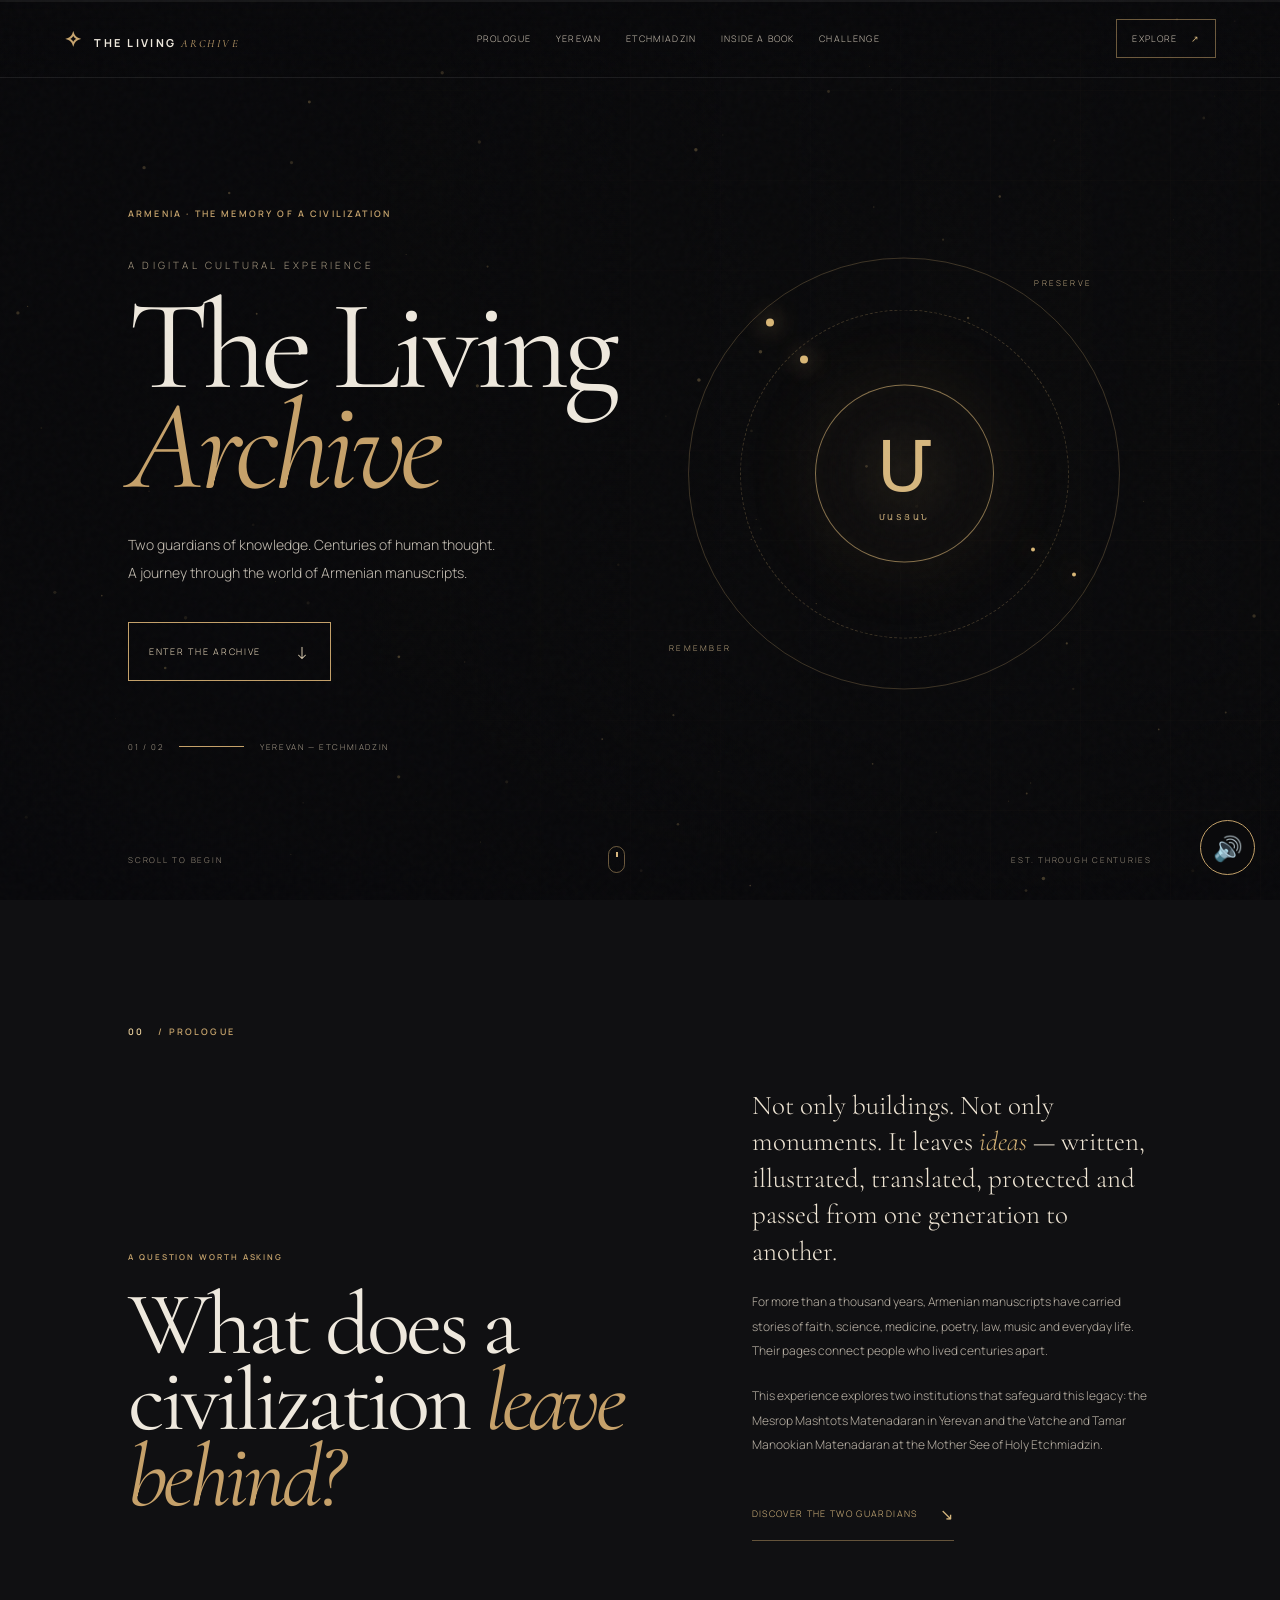
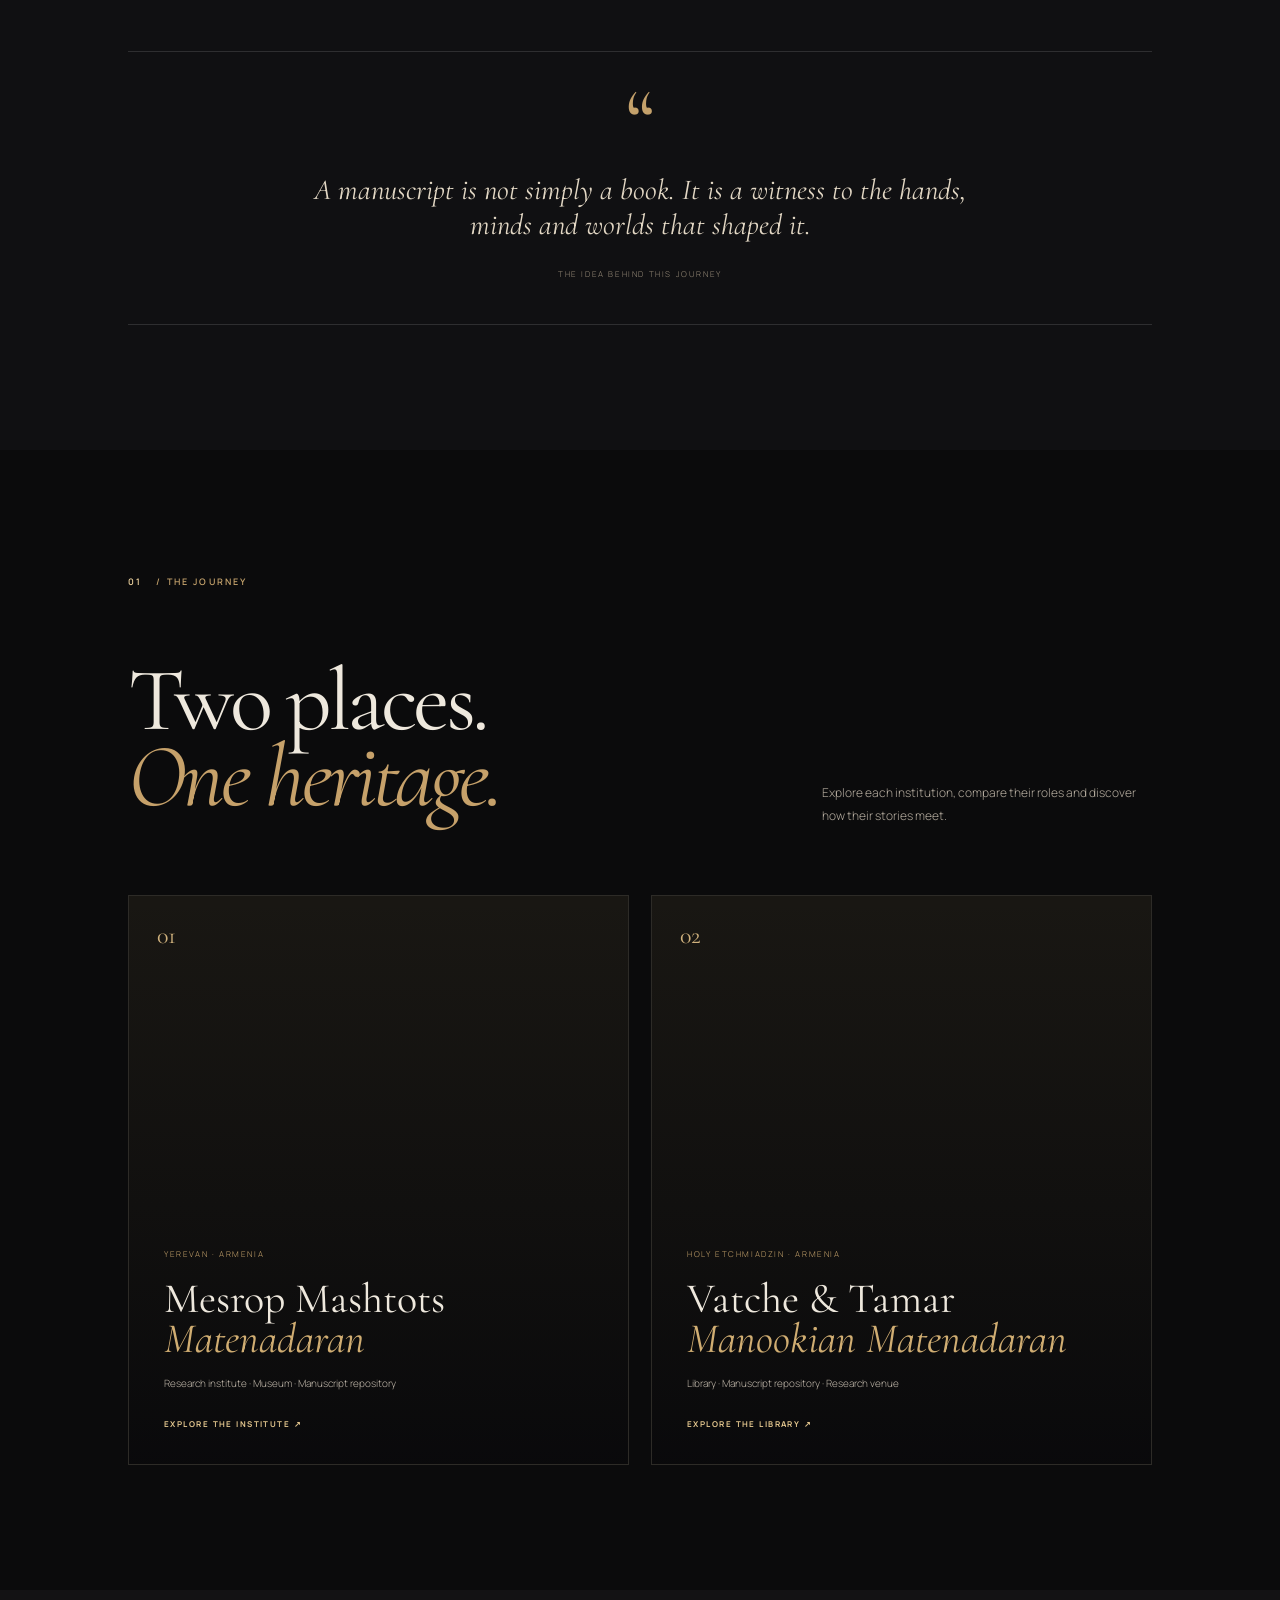
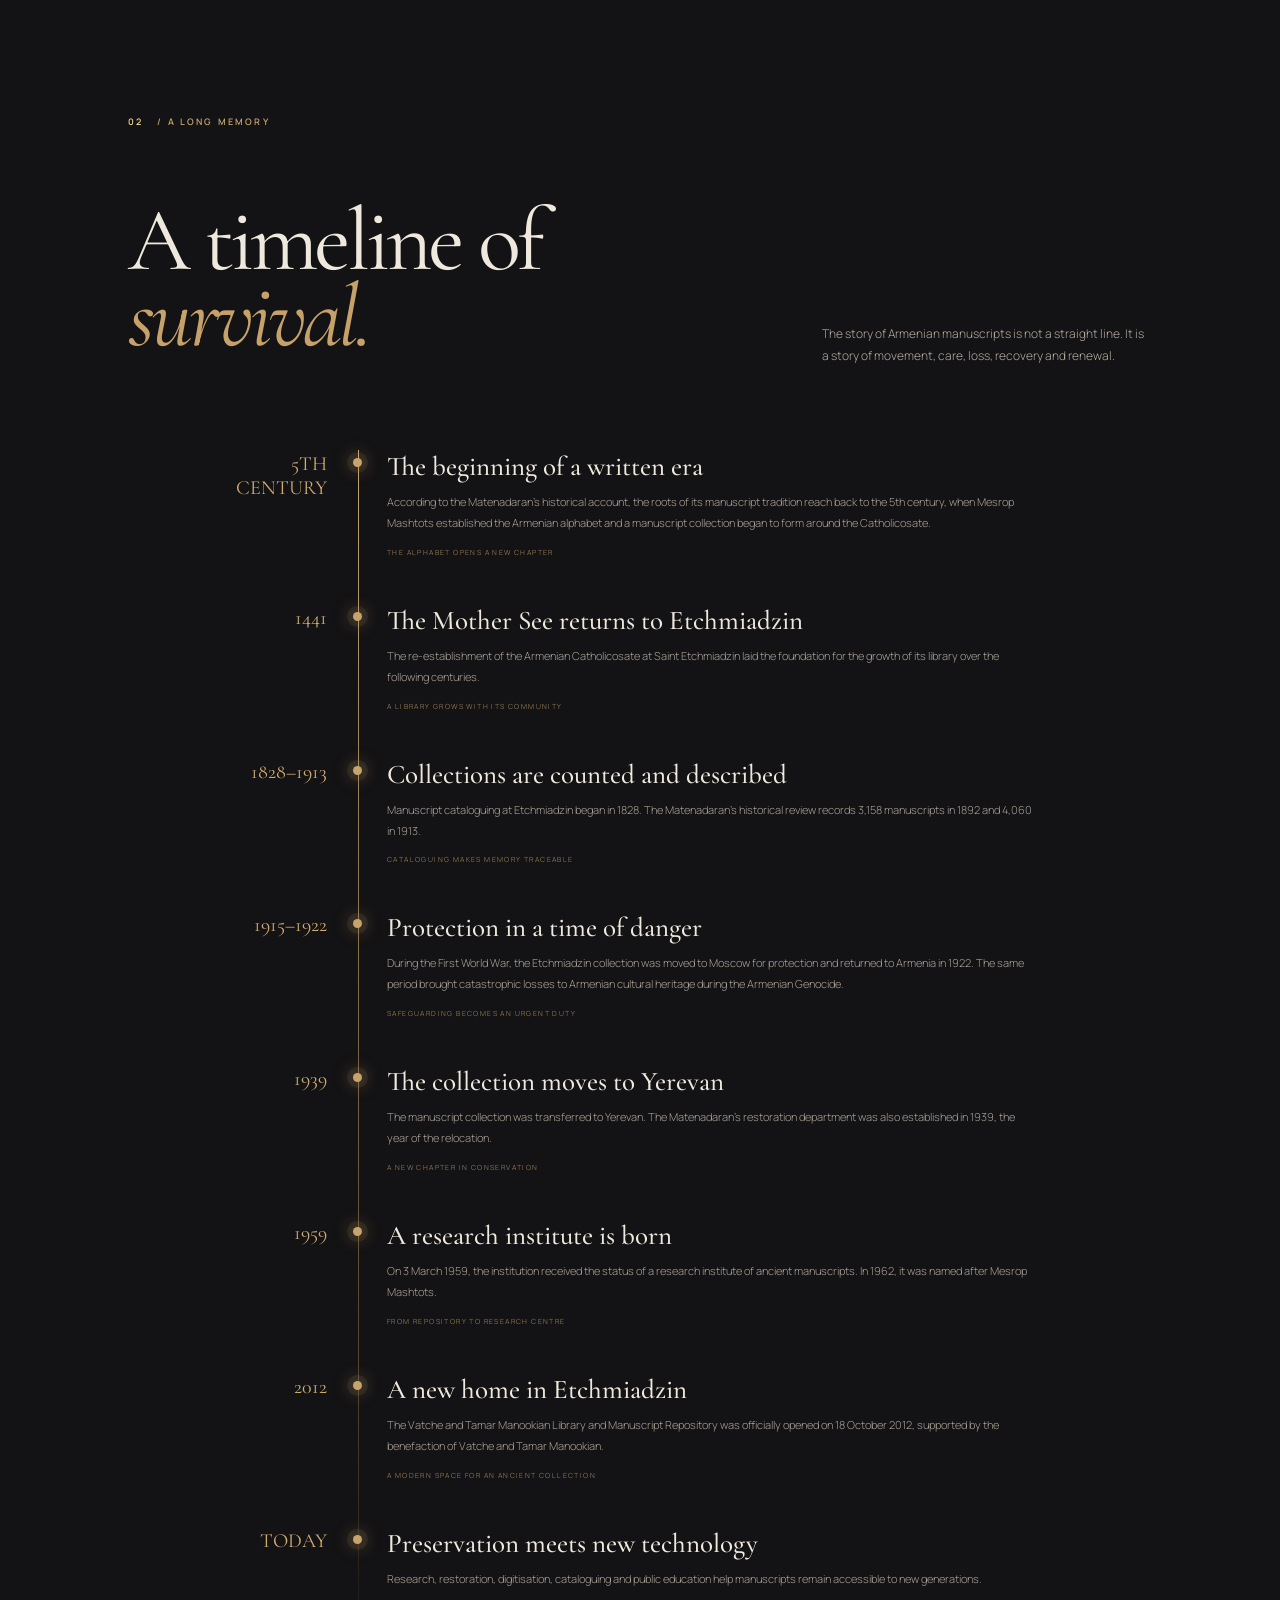
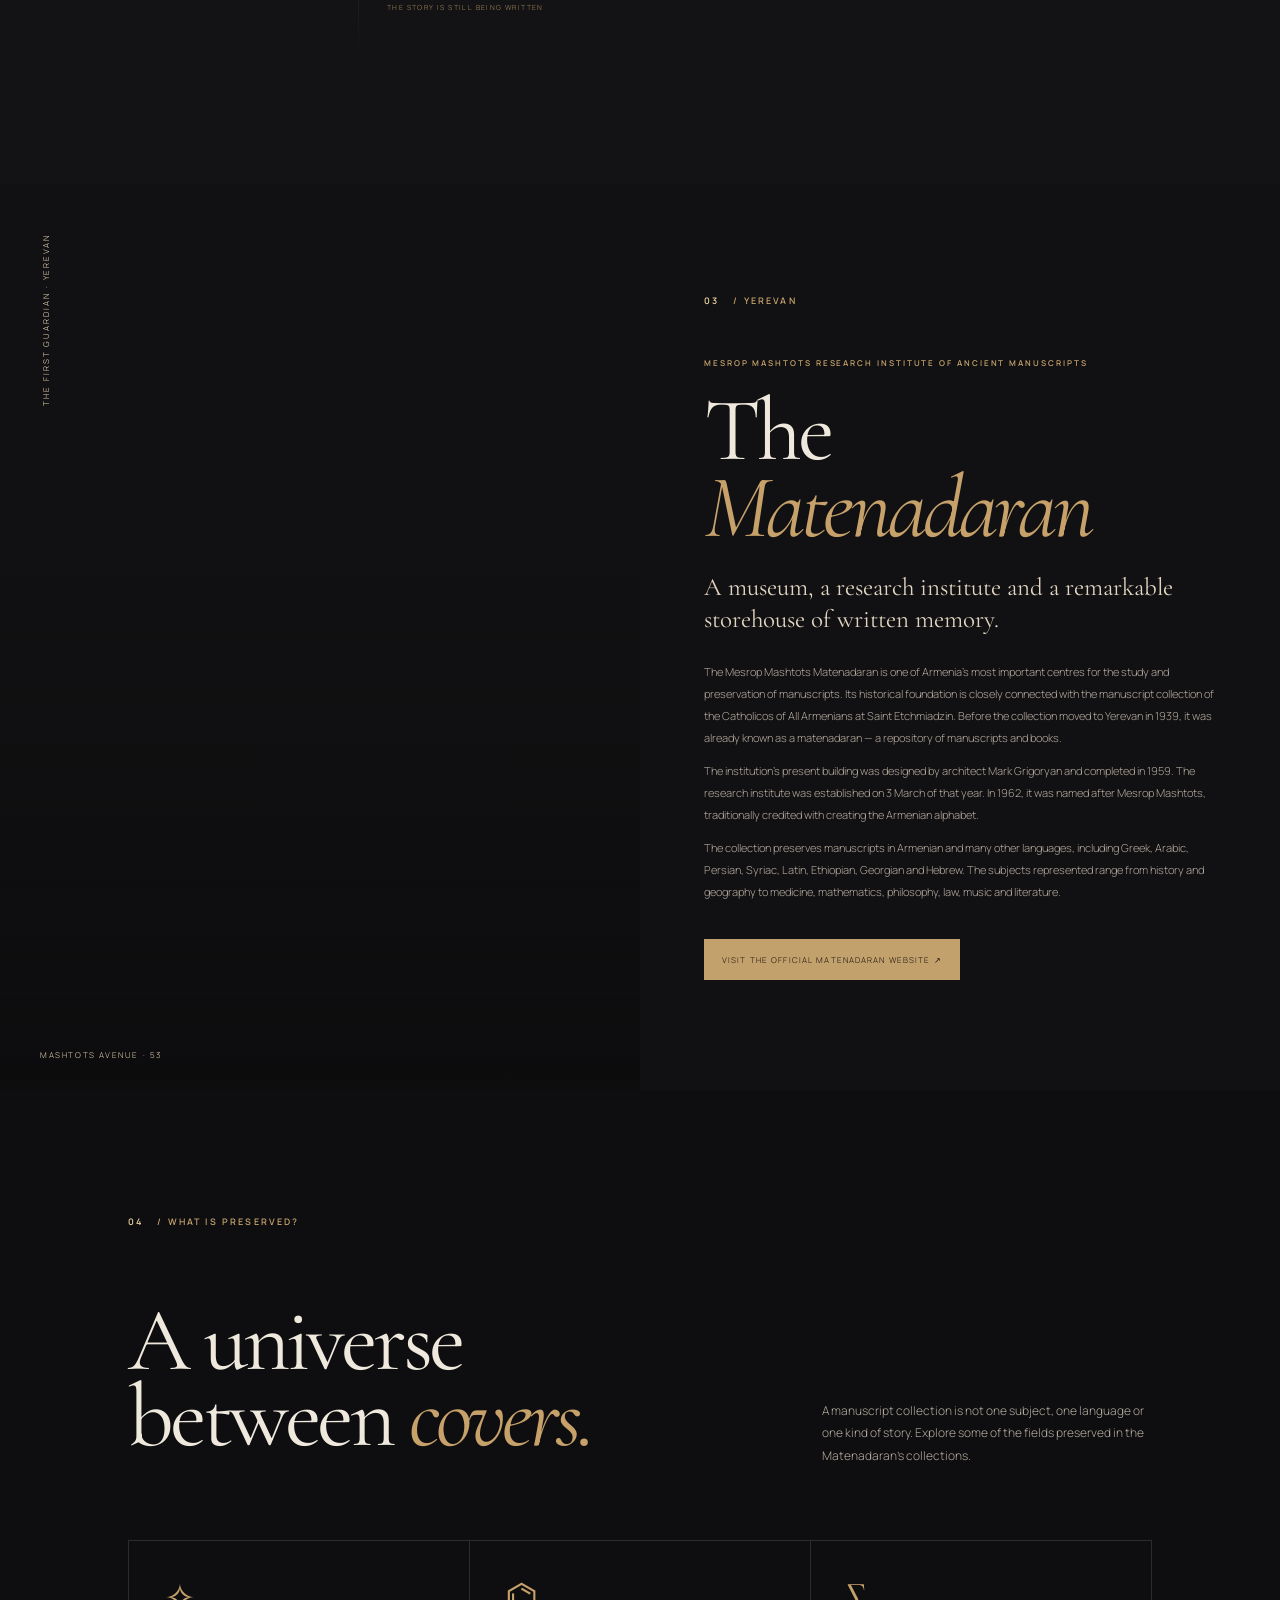
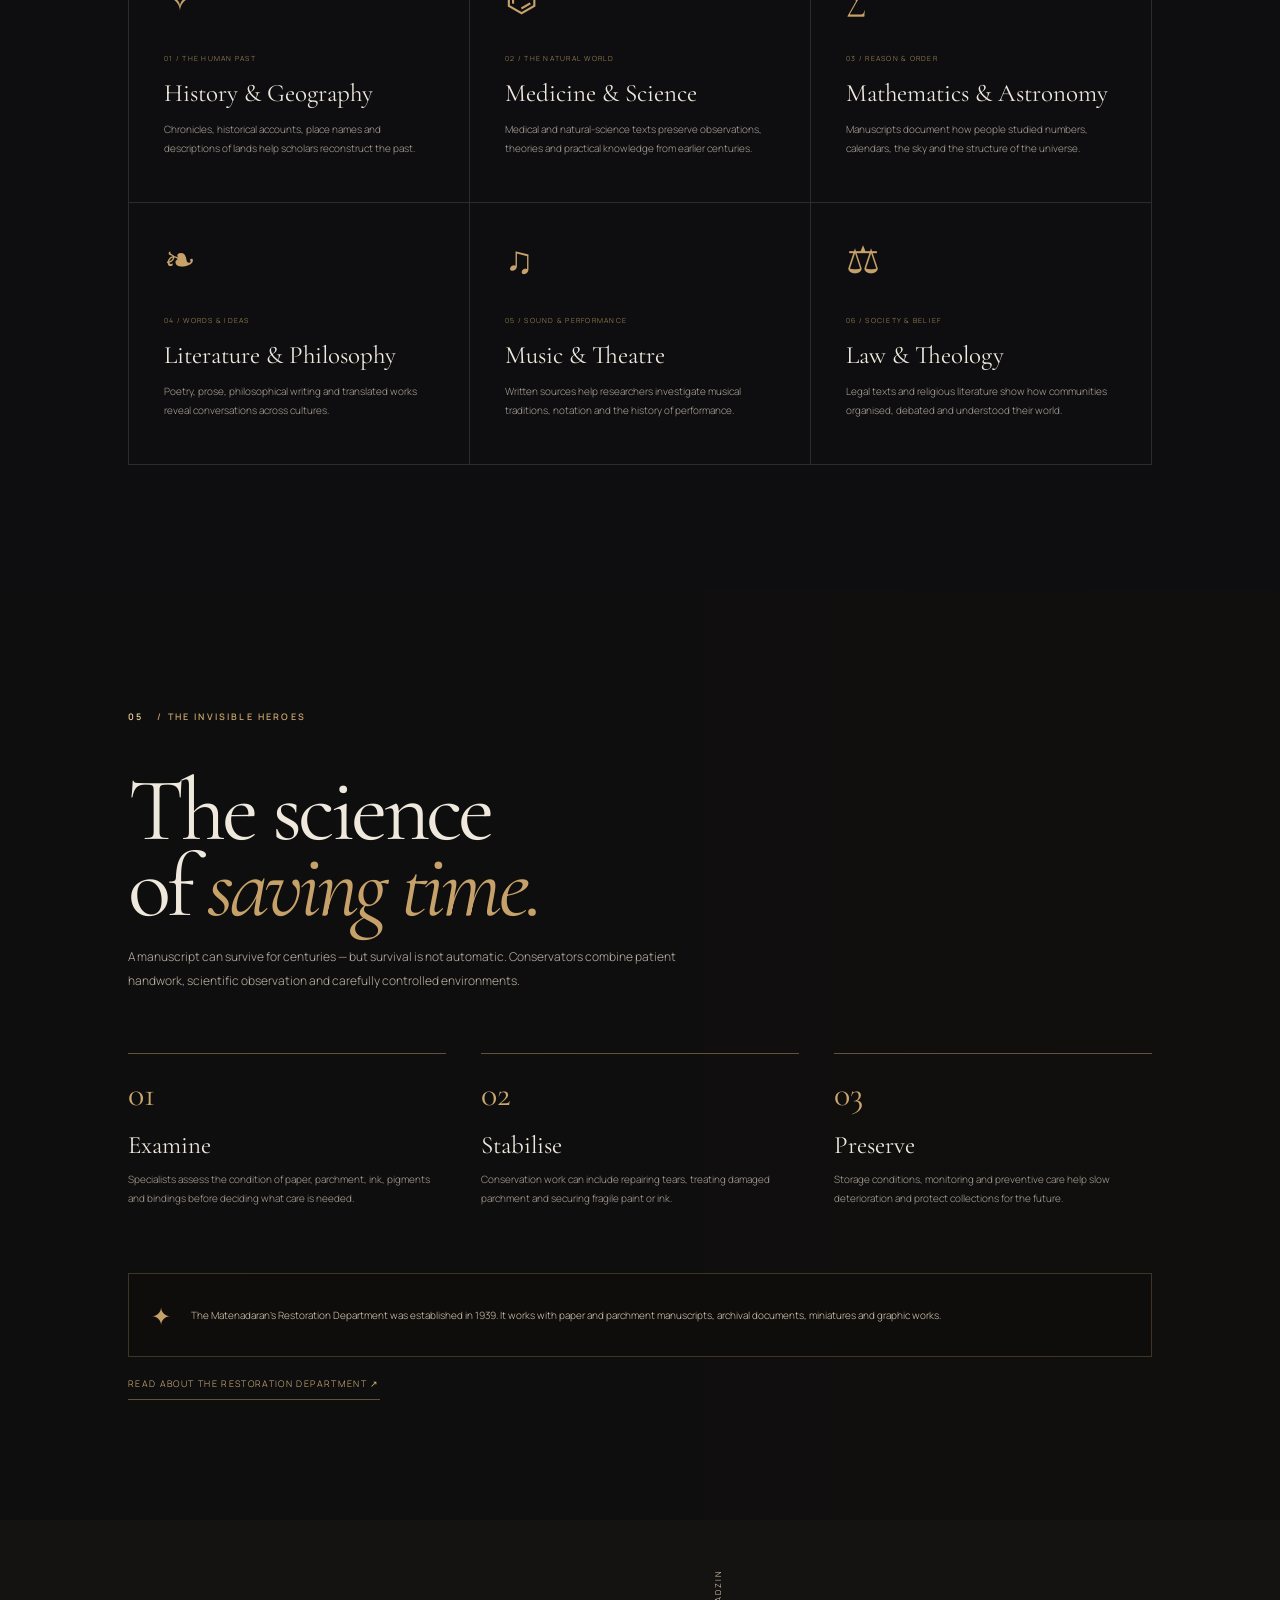
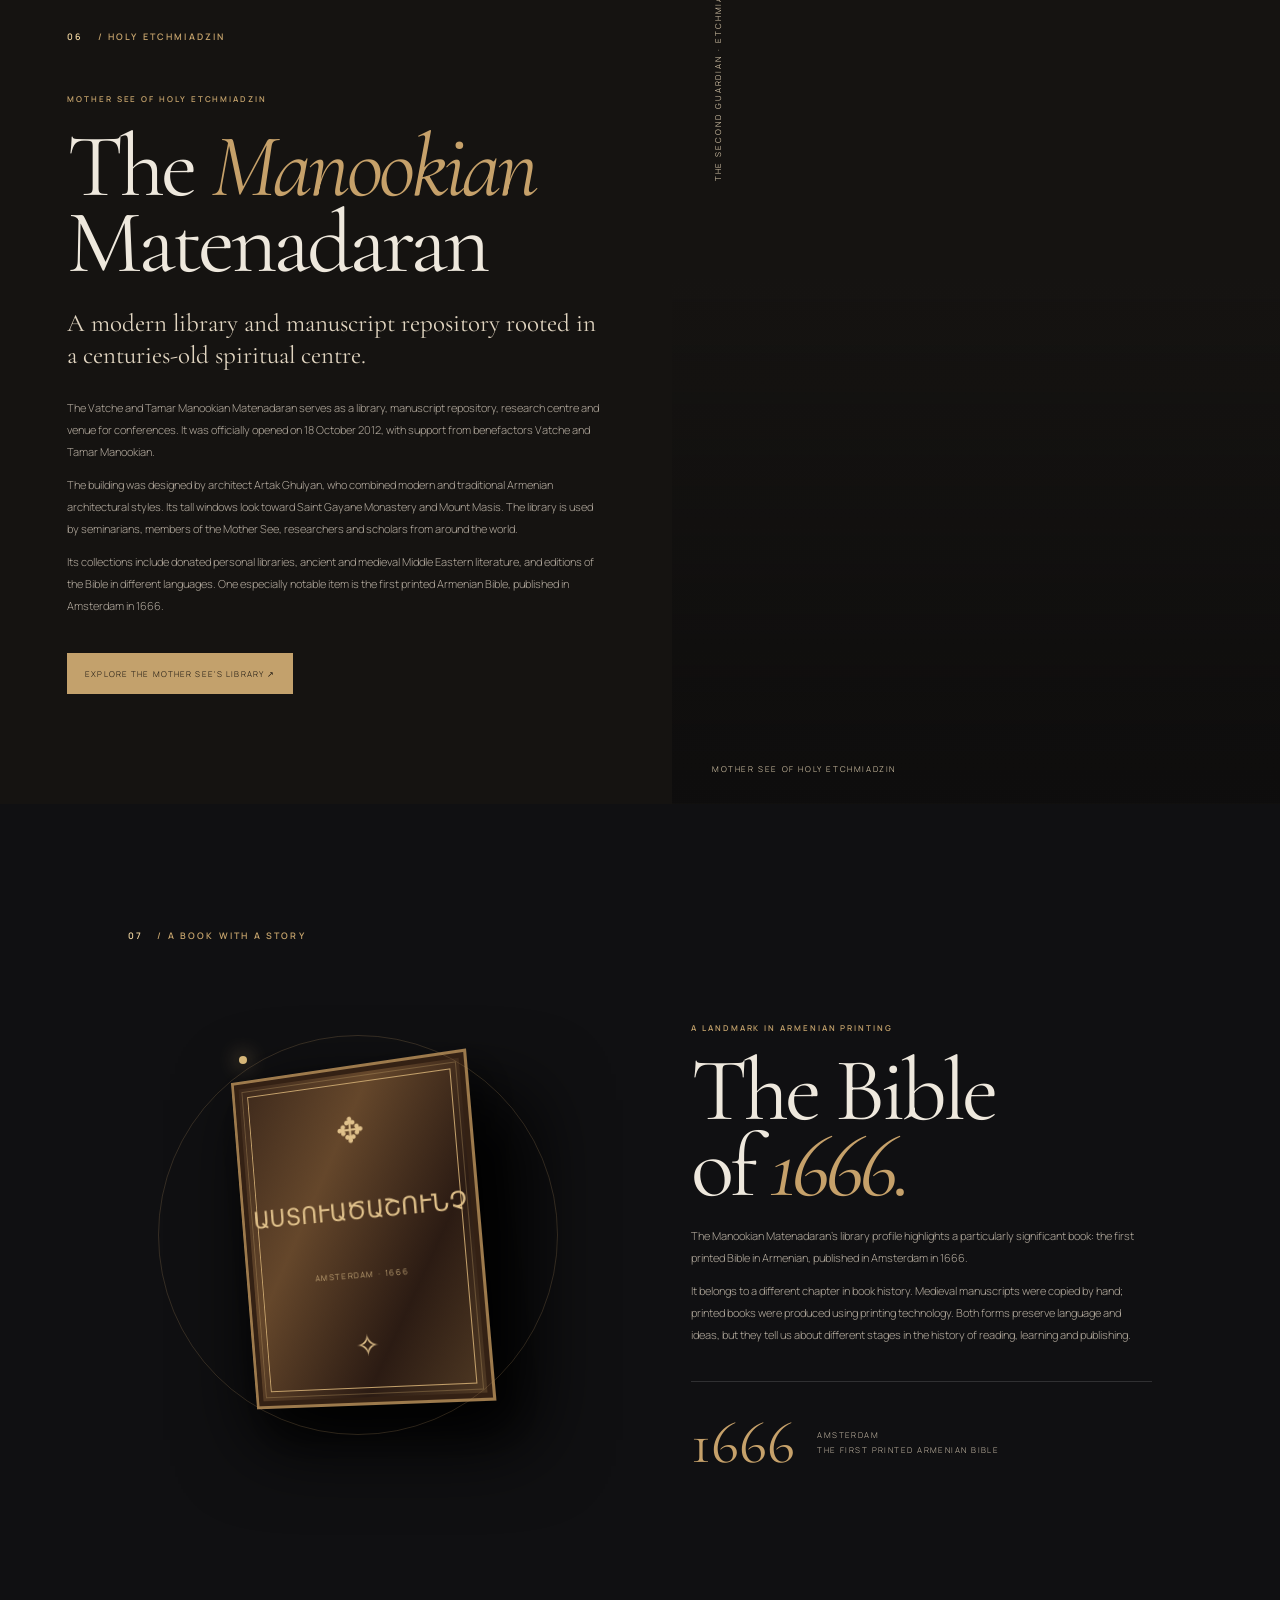
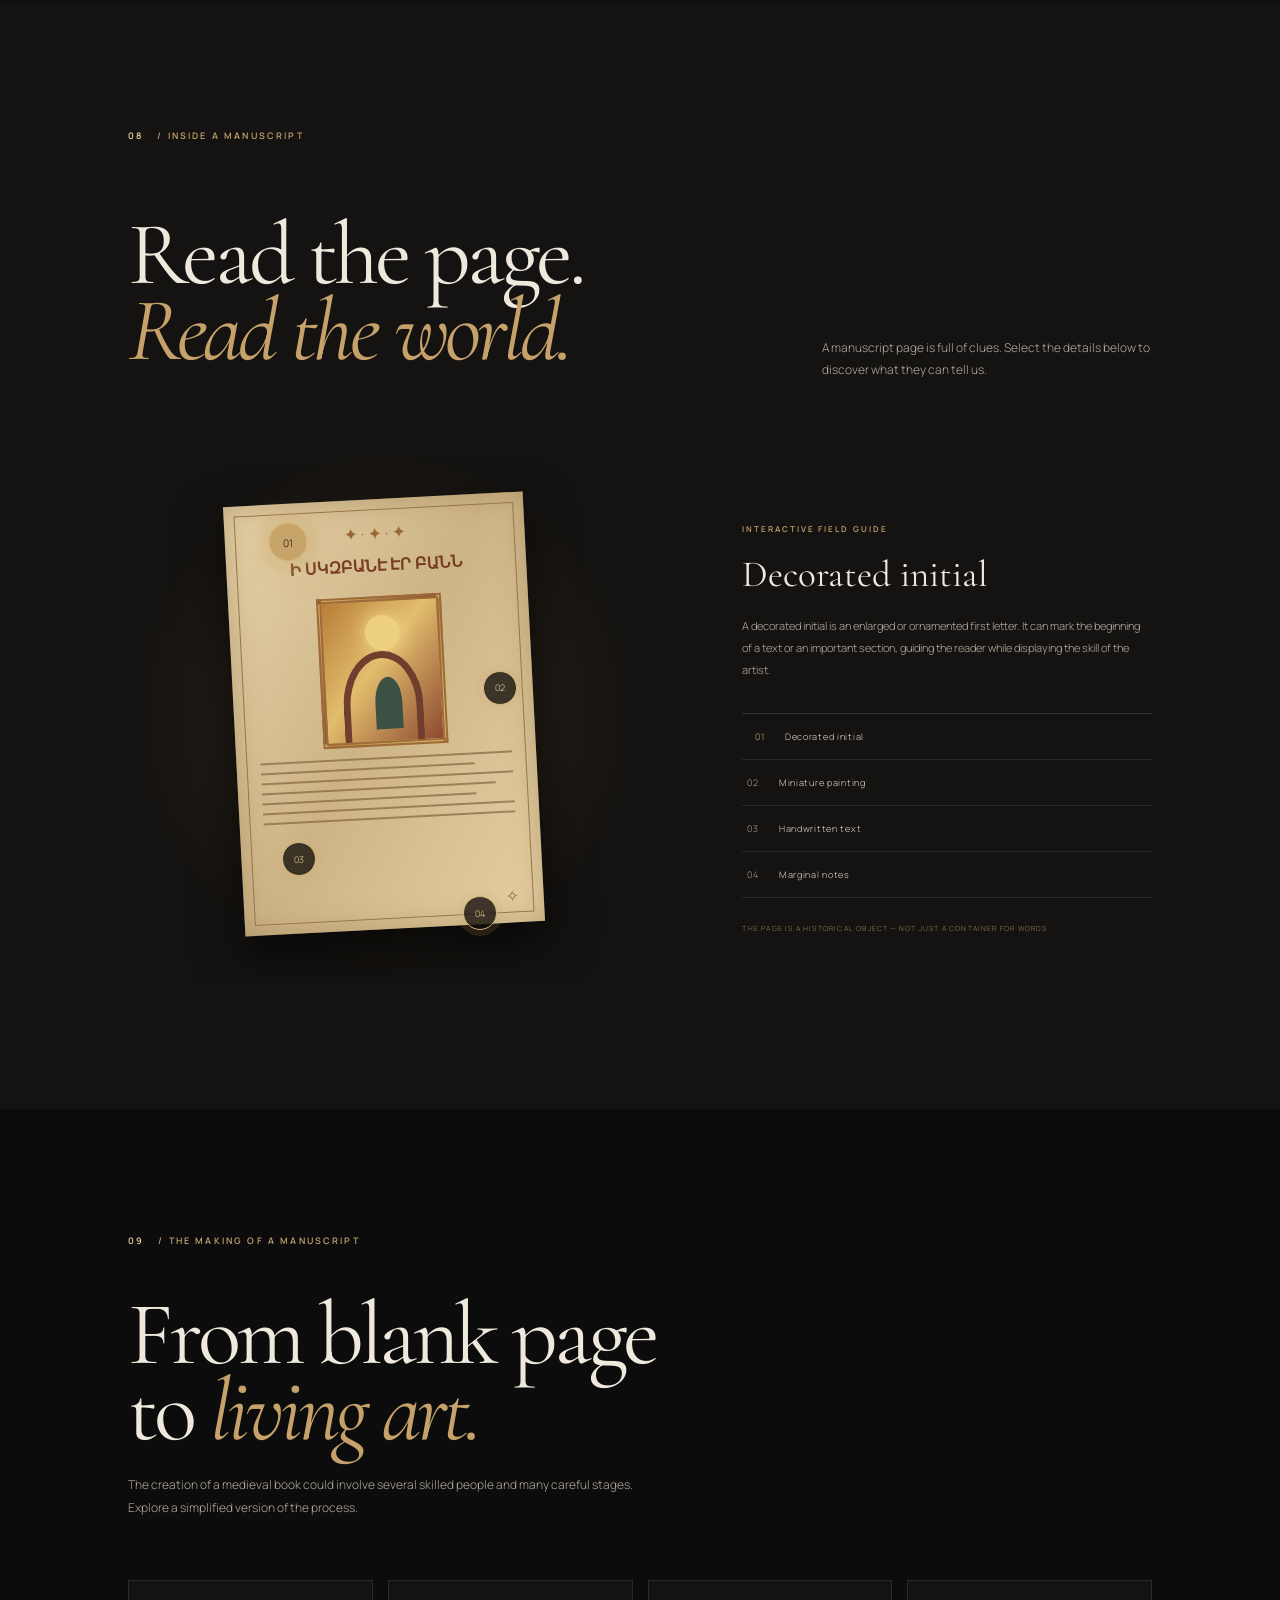
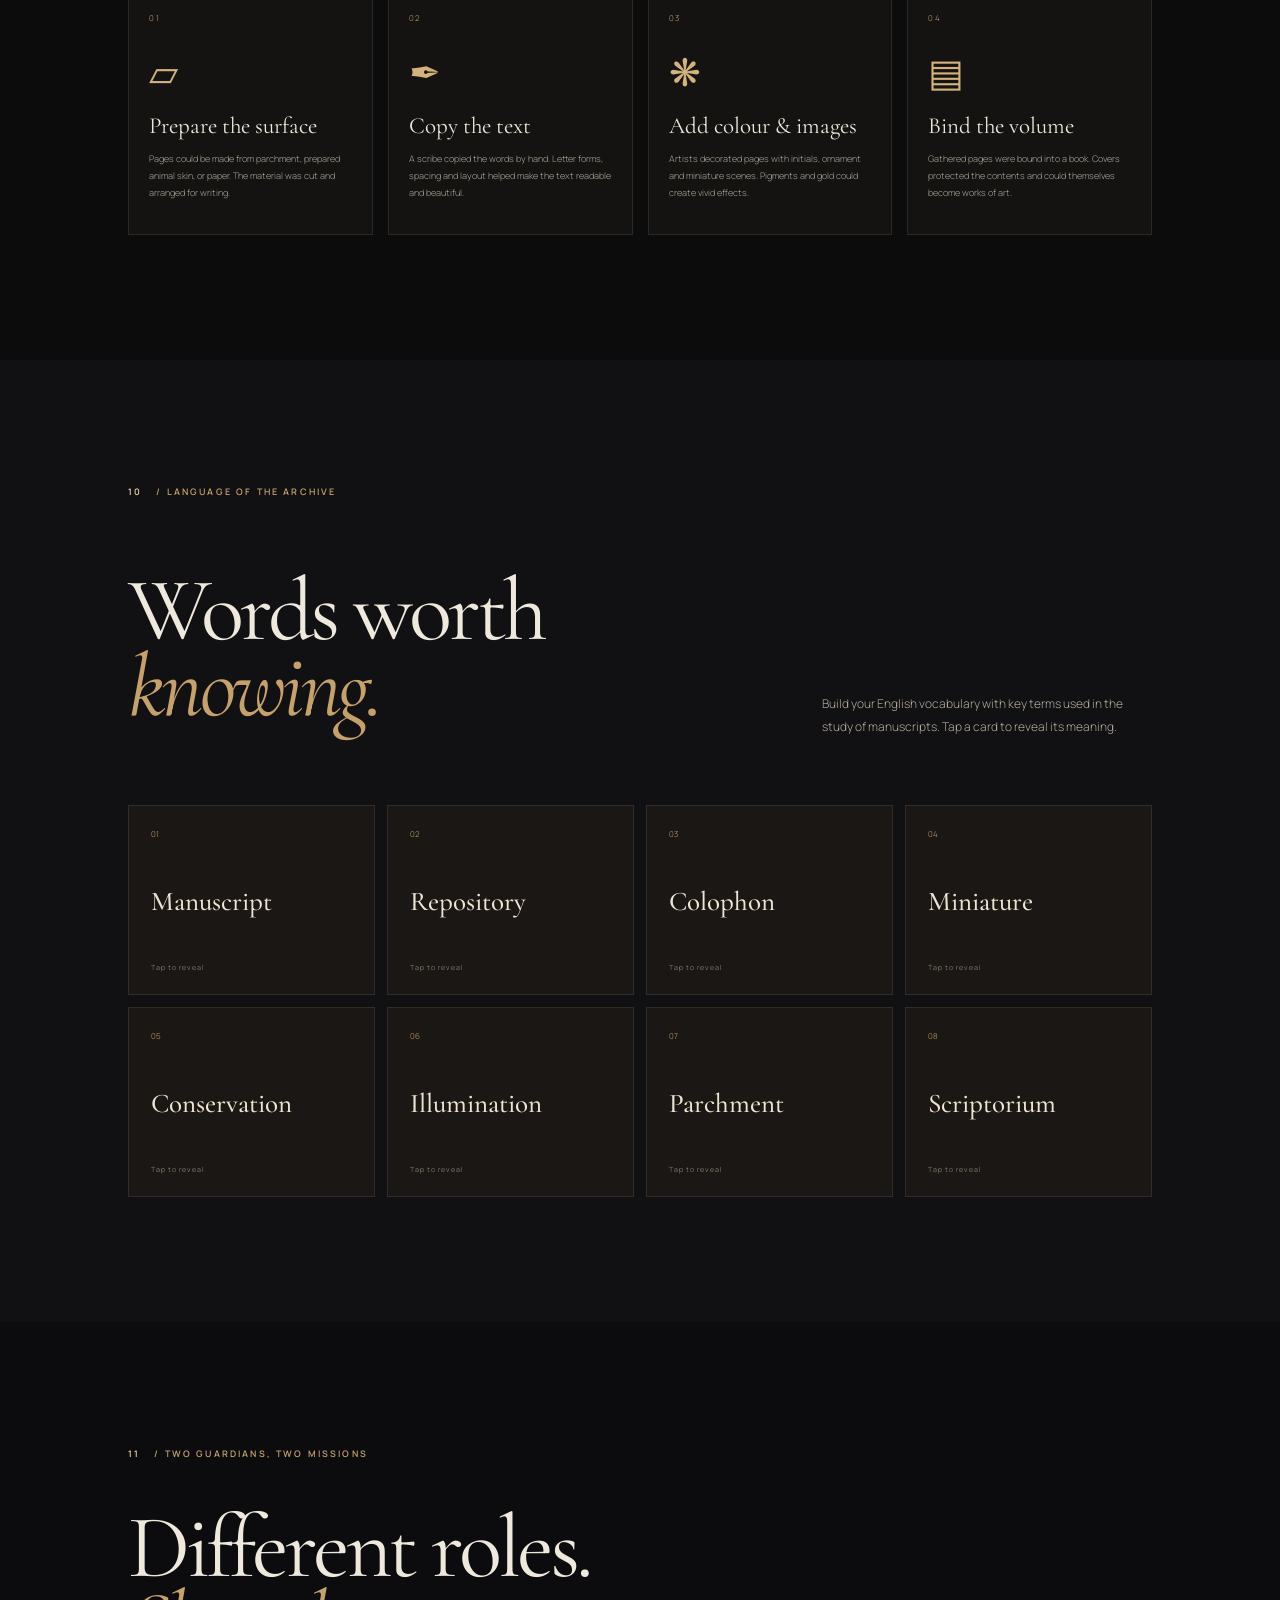
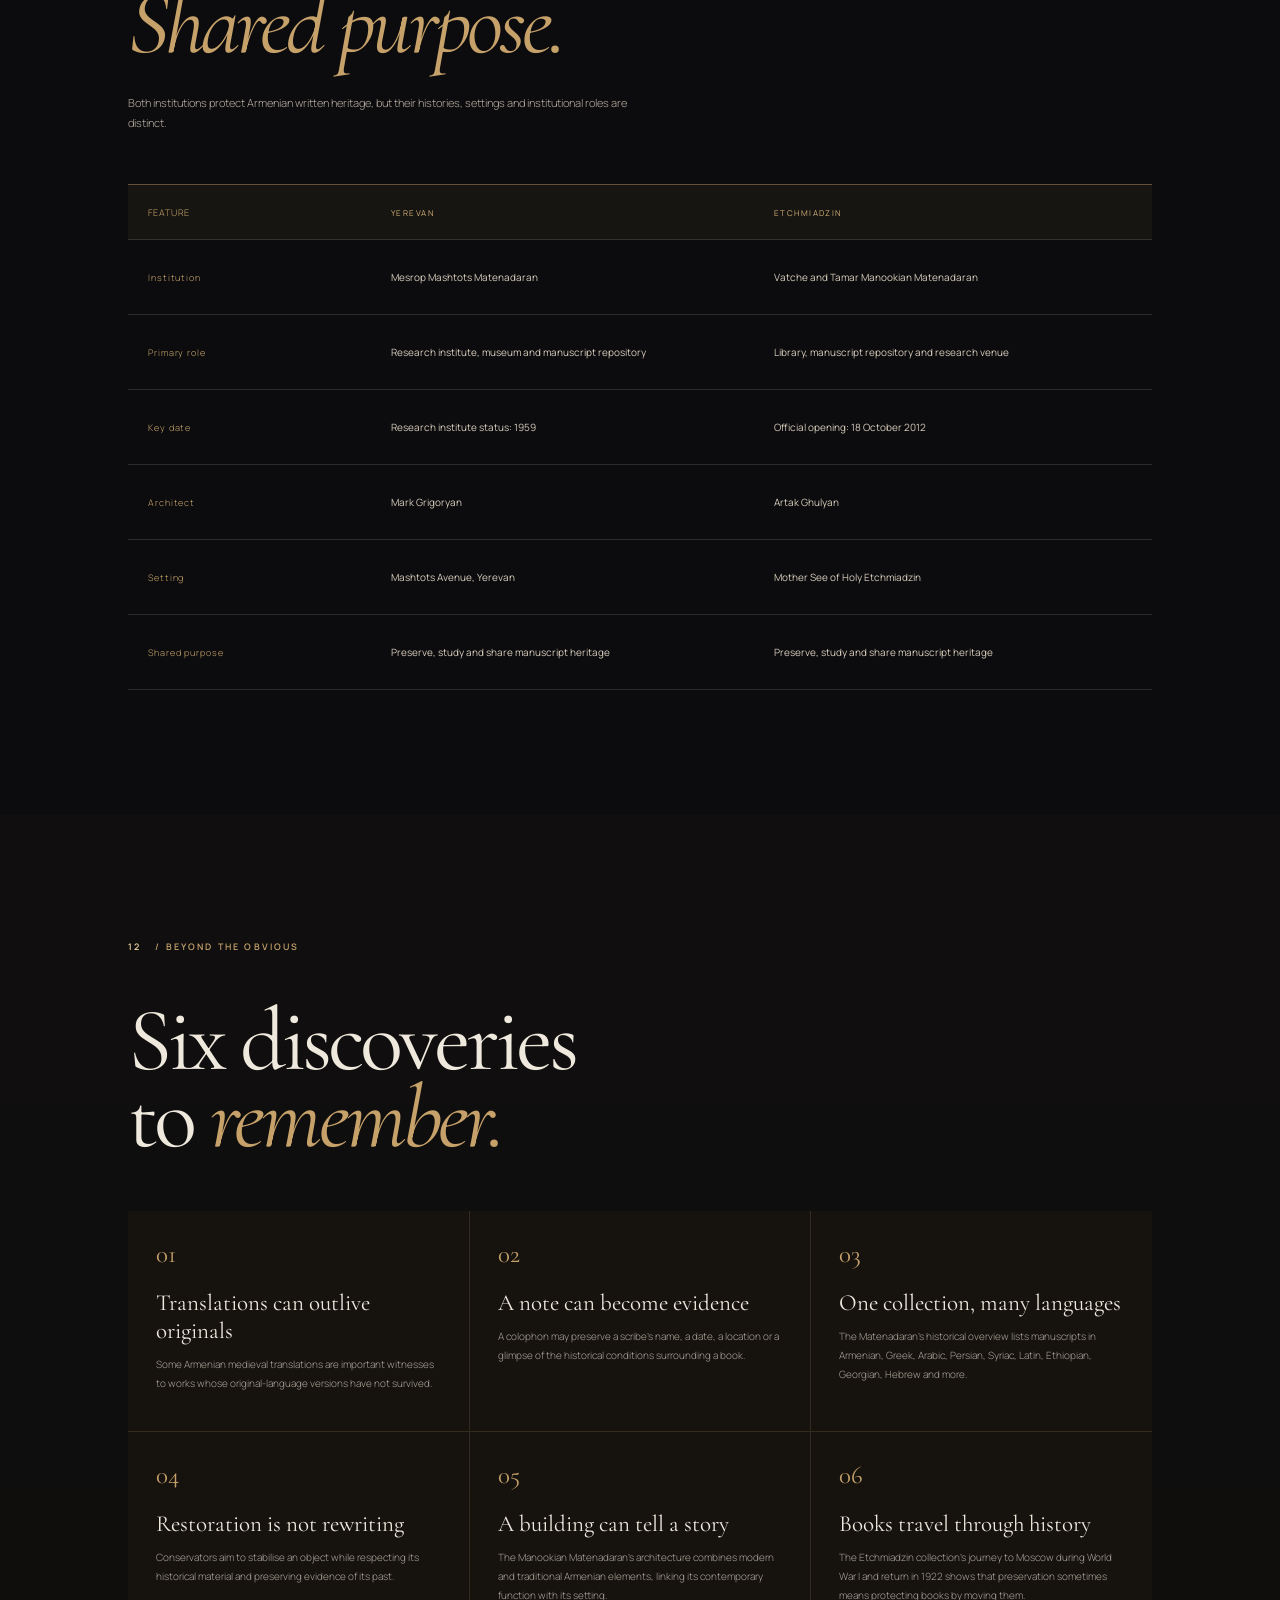
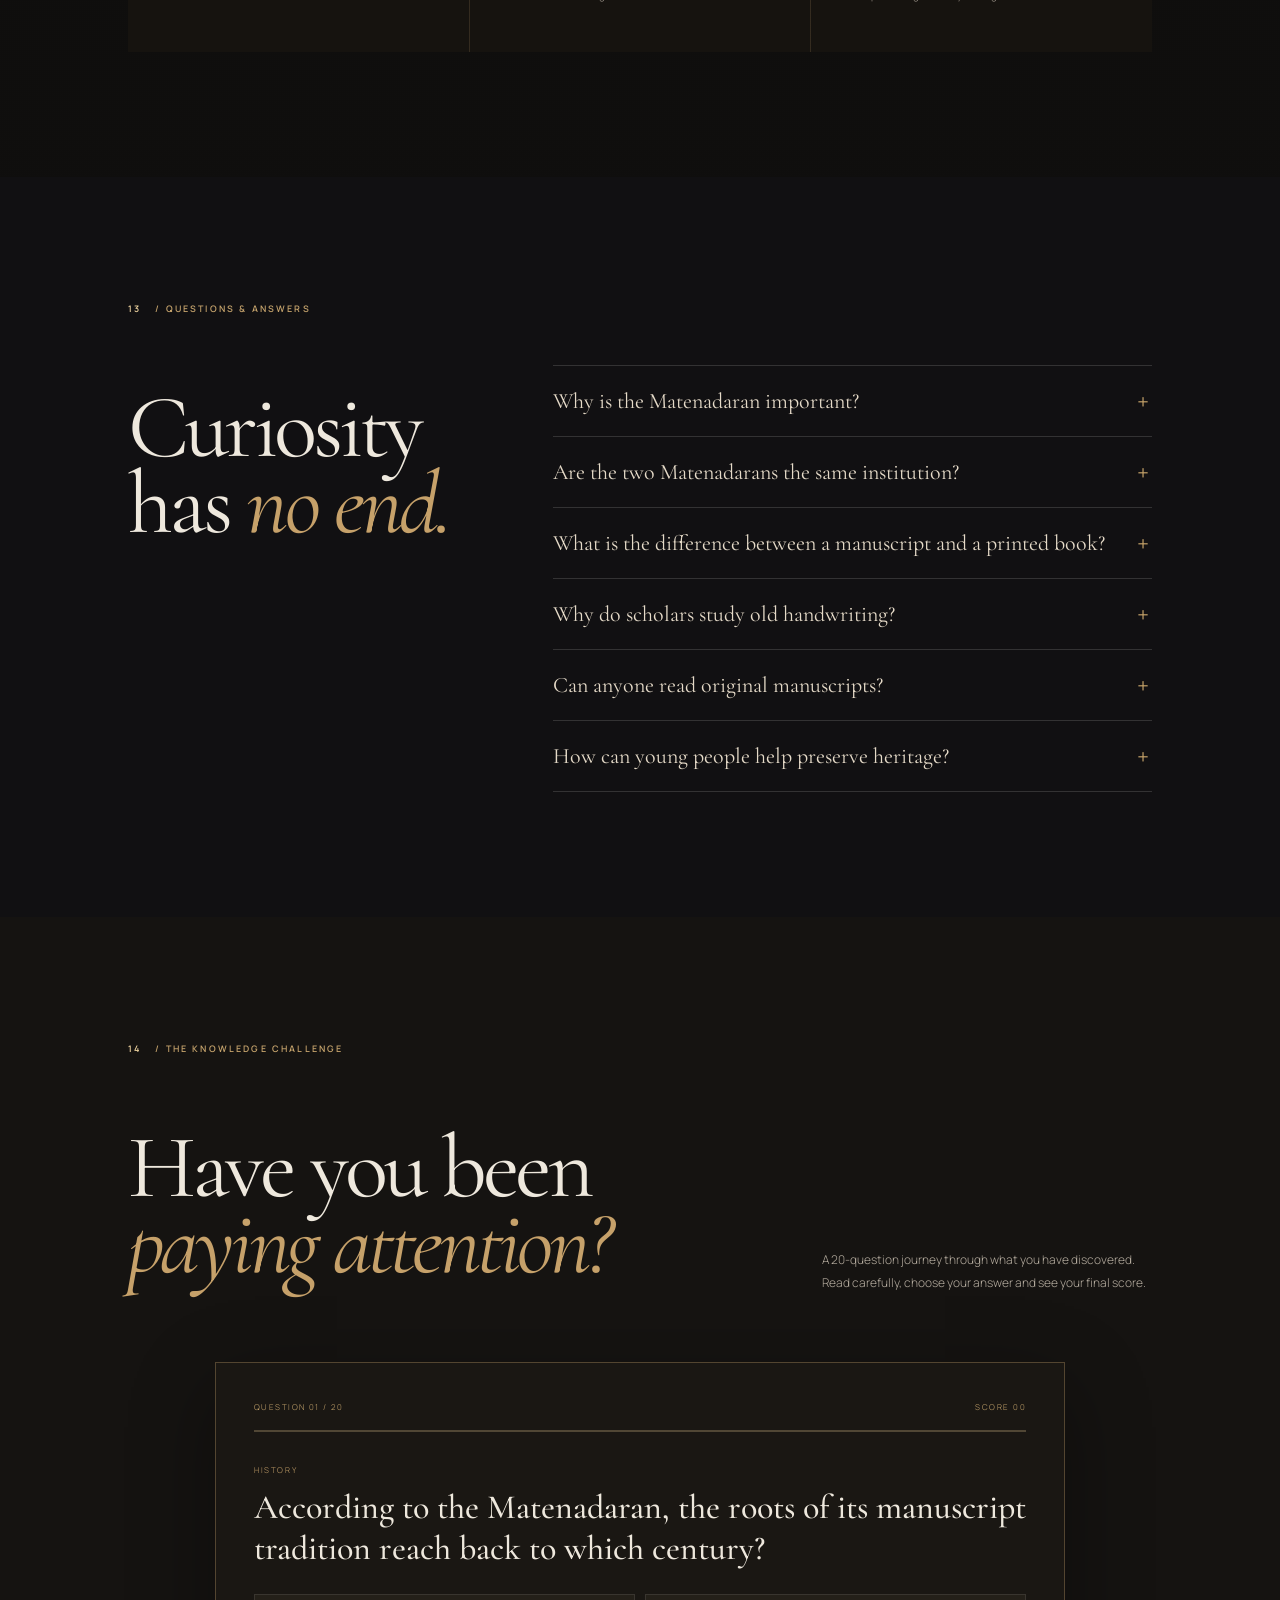
<file: index.html>
<!doctype html>
<html lang="en">
<head>
<meta charset="utf-8"><meta name="viewport" content="width=device-width,initial-scale=1">
<meta name="theme-color" content="#0b0b0c">
<meta name="description" content="An immersive digital museum exploring the Matenadaran in Yerevan and the Vatche and Tamar Manookian Matenadaran at Holy Etchmiadzin.">
<title>THE LIVING ARCHIVE — Guardians of Armenian Wisdom</title>
<link rel="preconnect" href="https://fonts.googleapis.com"><link rel="preconnect" href="https://fonts.gstatic.com" crossorigin>
<link href="https://fonts.googleapis.com/css2?family=Cormorant+Garamond:wght@400;500;600;700&family=DM+Sans:wght@300;400;500;600;700&family=Manrope:wght@300;400;500;600;700&display=swap" rel="stylesheet">
<link rel="stylesheet" href="style.css">
</head>
<body>
<div id="loader"><div class="loader-emblem">✦</div><div class="loader-name">THE LIVING ARCHIVE</div><div class="loader-line"><span></span></div><small>PREPARING THE COLLECTION</small></div>
<canvas id="dust"></canvas><div class="grain"></div><div class="scroll-progress"><span></span></div>
<header class="topbar">
<a class="brand" href="#home"><span class="brand-icon">✧</span><span>THE LIVING <i>ARCHIVE</i></span></a>
<button class="menu-toggle" aria-label="Open navigation">☰</button>
<nav><a href="#prologue">Prologue</a><a href="#yerevan">Yerevan</a><a href="#etchmiadzin">Etchmiadzin</a><a href="#manuscript">Inside a Book</a><a href="#quiz">Challenge</a></nav>
<a class="nav-cta" href="#journey">EXPLORE <span>↗</span></a></header>
<main>
<section class="hero" id="home">
<div class="hero-bg"></div><div class="hero-shade"></div><div class="hero-grid"></div>
<div class="hero-copy"><p class="eyebrow reveal">ARMENIA · THE MEMORY OF A CIVILIZATION</p><div class="hero-overline reveal">A DIGITAL CULTURAL EXPERIENCE</div>
<h1 class="reveal">The Living<br><em>Archive</em></h1>
<p class="hero-deck reveal">Two guardians of knowledge. Centuries of human thought.<br>A journey through the world of Armenian manuscripts.</p>
<a class="hero-button reveal" href="#prologue"><span>ENTER THE ARCHIVE</span><b>↓</b></a>
<div class="hero-caption reveal"><span>01 / 02</span><i></i><span>YEREVAN — ETCHMIADZIN</span></div></div>
<div class="hero-orbit"><div class="orbit-ring ring-a"></div><div class="orbit-ring ring-b"></div><div class="orbit-core">Մ<br><small>ՄԱՏՅԱՆ</small></div><span class="orbit-note note-a">PRESERVE</span><span class="orbit-note note-b">REMEMBER</span></div>
<div class="hero-bottom"><span>SCROLL TO BEGIN</span><div class="scroll-mouse"><i></i></div><span>EST. THROUGH CENTURIES</span></div>
</section>
<section class="prologue section" id="prologue"><div class="section-tag reveal"><span>00</span> / PROLOGUE</div><div class="prologue-layout"><div><p class="gold-kicker reveal">A QUESTION WORTH ASKING</p><h2 class="display reveal">What does a<br>civilization <em>leave behind?</em></h2></div><div class="prologue-text reveal"><p class="large-copy">Not only buildings. Not only monuments. It leaves <em>ideas</em> — written, illustrated, translated, protected and passed from one generation to another.</p><p>For more than a thousand years, Armenian manuscripts have carried stories of faith, science, medicine, poetry, law, music and everyday life. Their pages connect people who lived centuries apart.</p><p>This experience explores two institutions that safeguard this legacy: the Mesrop Mashtots Matenadaran in Yerevan and the Vatche and Tamar Manookian Matenadaran at the Mother See of Holy Etchmiadzin.</p><a class="under-link" href="#journey">Discover the two guardians <span>↘</span></a></div></div>
<div class="quote-band reveal"><span class="quote-mark">“</span><p>A manuscript is not simply a book. It is a witness to the hands, minds and worlds that shaped it.</p><span class="quote-credit">THE IDEA BEHIND THIS JOURNEY</span></div>
</section>
<section class="journey section" id="journey"><div class="section-tag reveal"><span>01</span> / THE JOURNEY</div><div class="section-heading"><h2 class="display reveal">Two places.<br><em>One heritage.</em></h2><p class="reveal">Explore each institution, compare their roles and discover how their stories meet.</p></div>
<div class="destination-grid">
<a class="destination-card card-tilt reveal" href="#yerevan"><div class="dest-img dest-yerevan"></div><div class="dest-shade"></div><div class="dest-number">01</div><div class="dest-info"><span>YEREVAN · ARMENIA</span><h3>Mesrop Mashtots<br><em>Matenadaran</em></h3><p>Research institute · Museum · Manuscript repository</p><b>EXPLORE THE INSTITUTE ↗</b></div></a>
<a class="destination-card card-tilt reveal" href="#etchmiadzin"><div class="dest-img dest-etch"></div><div class="dest-shade"></div><div class="dest-number">02</div><div class="dest-info"><span>HOLY ETCHMIADZIN · ARMENIA</span><h3>Vatche & Tamar<br><em>Manookian Matenadaran</em></h3><p>Library · Manuscript repository · Research venue</p><b>EXPLORE THE LIBRARY ↗</b></div></a>
</div></section>
<section class="history section"><div class="section-tag reveal"><span>02</span> / A LONG MEMORY</div><div class="history-head"><h2 class="display reveal">A timeline of<br><em>survival.</em></h2><p class="reveal">The story of Armenian manuscripts is not a straight line. It is a story of movement, care, loss, recovery and renewal.</p></div>
<div class="timeline">
<article class="timeline-row reveal"><div class="time-date">5TH CENTURY</div><div class="time-dot"></div><div class="time-body"><h3>The beginning of a written era</h3><p>According to the Matenadaran's historical account, the roots of its manuscript tradition reach back to the 5th century, when Mesrop Mashtots established the Armenian alphabet and a manuscript collection began to form around the Catholicosate.</p><small>THE ALPHABET OPENS A NEW CHAPTER</small></div></article>
<article class="timeline-row reveal"><div class="time-date">1441</div><div class="time-dot"></div><div class="time-body"><h3>The Mother See returns to Etchmiadzin</h3><p>The re-establishment of the Armenian Catholicosate at Saint Etchmiadzin laid the foundation for the growth of its library over the following centuries.</p><small>A LIBRARY GROWS WITH ITS COMMUNITY</small></div></article>
<article class="timeline-row reveal"><div class="time-date">1828–1913</div><div class="time-dot"></div><div class="time-body"><h3>Collections are counted and described</h3><p>Manuscript cataloguing at Etchmiadzin began in 1828. The Matenadaran's historical review records 3,158 manuscripts in 1892 and 4,060 in 1913.</p><small>CATALOGUING MAKES MEMORY TRACEABLE</small></div></article>
<article class="timeline-row reveal"><div class="time-date">1915–1922</div><div class="time-dot"></div><div class="time-body"><h3>Protection in a time of danger</h3><p>During the First World War, the Etchmiadzin collection was moved to Moscow for protection and returned to Armenia in 1922. The same period brought catastrophic losses to Armenian cultural heritage during the Armenian Genocide.</p><small>SAFEGUARDING BECOMES AN URGENT DUTY</small></div></article>
<article class="timeline-row reveal"><div class="time-date">1939</div><div class="time-dot"></div><div class="time-body"><h3>The collection moves to Yerevan</h3><p>The manuscript collection was transferred to Yerevan. The Matenadaran's restoration department was also established in 1939, the year of the relocation.</p><small>A NEW CHAPTER IN CONSERVATION</small></div></article>
<article class="timeline-row reveal"><div class="time-date">1959</div><div class="time-dot"></div><div class="time-body"><h3>A research institute is born</h3><p>On 3 March 1959, the institution received the status of a research institute of ancient manuscripts. In 1962, it was named after Mesrop Mashtots.</p><small>FROM REPOSITORY TO RESEARCH CENTRE</small></div></article>
<article class="timeline-row reveal"><div class="time-date">2012</div><div class="time-dot"></div><div class="time-body"><h3>A new home in Etchmiadzin</h3><p>The Vatche and Tamar Manookian Library and Manuscript Repository was officially opened on 18 October 2012, supported by the benefaction of Vatche and Tamar Manookian.</p><small>A MODERN SPACE FOR AN ANCIENT COLLECTION</small></div></article>
<article class="timeline-row reveal"><div class="time-date">TODAY</div><div class="time-dot"></div><div class="time-body"><h3>Preservation meets new technology</h3><p>Research, restoration, digitisation, cataloguing and public education help manuscripts remain accessible to new generations.</p><small>THE STORY IS STILL BEING WRITTEN</small></div></article>
</div></section>
<section class="institution institution-yerevan" id="yerevan"><div class="institution-visual"><div class="visual-image"></div><div class="vertical-label">THE FIRST GUARDIAN · YEREVAN</div><div class="visual-caption">MASHTOTS AVENUE · 53</div></div><div class="institution-content"><div class="section-tag reveal"><span>03</span> / YEREVAN</div><p class="gold-kicker reveal">MESROP MASHTOTS RESEARCH INSTITUTE OF ANCIENT MANUSCRIPTS</p><h2 class="display reveal">The <em>Matenadaran</em></h2><p class="lead reveal">A museum, a research institute and a remarkable storehouse of written memory.</p><p class="reveal">The Mesrop Mashtots Matenadaran is one of Armenia's most important centres for the study and preservation of manuscripts. Its historical foundation is closely connected with the manuscript collection of the Catholicos of All Armenians at Saint Etchmiadzin. Before the collection moved to Yerevan in 1939, it was already known as a matenadaran — a repository of manuscripts and books.</p><p class="reveal">The institution's present building was designed by architect Mark Grigoryan and completed in 1959. The research institute was established on 3 March of that year. In 1962, it was named after Mesrop Mashtots, traditionally credited with creating the Armenian alphabet.</p><p class="reveal">The collection preserves manuscripts in Armenian and many other languages, including Greek, Arabic, Persian, Syriac, Latin, Ethiopian, Georgian and Hebrew. The subjects represented range from history and geography to medicine, mathematics, philosophy, law, music and literature.</p><a class="solid-link reveal" href="https://matenadaran.am/en/" target="_blank" rel="noopener">VISIT THE OFFICIAL MATENADARAN WEBSITE ↗</a></div></section>
<section class="collection section"><div class="section-tag reveal"><span>04</span> / WHAT IS PRESERVED?</div><div class="collection-intro"><h2 class="display reveal">A universe<br>between <em>covers.</em></h2><p class="reveal">A manuscript collection is not one subject, one language or one kind of story. Explore some of the fields preserved in the Matenadaran's collections.</p></div>
<div class="collection-grid">
<article class="collection-tile reveal"><div class="tile-icon">✧</div><span>01 / THE HUMAN PAST</span><h3>History & Geography</h3><p>Chronicles, historical accounts, place names and descriptions of lands help scholars reconstruct the past.</p></article>
<article class="collection-tile reveal"><div class="tile-icon">⌬</div><span>02 / THE NATURAL WORLD</span><h3>Medicine & Science</h3><p>Medical and natural-science texts preserve observations, theories and practical knowledge from earlier centuries.</p></article>
<article class="collection-tile reveal"><div class="tile-icon">∑</div><span>03 / REASON & ORDER</span><h3>Mathematics & Astronomy</h3><p>Manuscripts document how people studied numbers, calendars, the sky and the structure of the universe.</p></article>
<article class="collection-tile reveal"><div class="tile-icon">❧</div><span>04 / WORDS & IDEAS</span><h3>Literature & Philosophy</h3><p>Poetry, prose, philosophical writing and translated works reveal conversations across cultures.</p></article>
<article class="collection-tile reveal"><div class="tile-icon">♫</div><span>05 / SOUND & PERFORMANCE</span><h3>Music & Theatre</h3><p>Written sources help researchers investigate musical traditions, notation and the history of performance.</p></article>
<article class="collection-tile reveal"><div class="tile-icon">⚖</div><span>06 / SOCIETY & BELIEF</span><h3>Law & Theology</h3><p>Legal texts and religious literature show how communities organised, debated and understood their world.</p></article>
</div></section>
<section class="restoration"><div class="restoration-bg"></div><div class="restoration-content"><div class="section-tag reveal"><span>05</span> / THE INVISIBLE HEROES</div><h2 class="display reveal">The science<br>of <em>saving time.</em></h2><p class="restoration-lead reveal">A manuscript can survive for centuries — but survival is not automatic. Conservators combine patient handwork, scientific observation and carefully controlled environments.</p><div class="restoration-points"><article class="reveal"><b>01</b><h3>Examine</h3><p>Specialists assess the condition of paper, parchment, ink, pigments and bindings before deciding what care is needed.</p></article><article class="reveal"><b>02</b><h3>Stabilise</h3><p>Conservation work can include repairing tears, treating damaged parchment and securing fragile paint or ink.</p></article><article class="reveal"><b>03</b><h3>Preserve</h3><p>Storage conditions, monitoring and preventive care help slow deterioration and protect collections for the future.</p></article></div><div class="restoration-note reveal"><span>✦</span><p>The Matenadaran's Restoration Department was established in 1939. It works with paper and parchment manuscripts, archival documents, miniatures and graphic works.</p></div><a class="under-link reveal" href="https://matenadaran.am/en/matenadaran/research-institute/scientific-and-technical-departments/department-of-restoration/" target="_blank" rel="noopener">Read about the restoration department ↗</a></div></section>
<section class="institution institution-etch" id="etchmiadzin"><div class="institution-content"><div class="section-tag reveal"><span>06</span> / HOLY ETCHMIADZIN</div><p class="gold-kicker reveal">MOTHER SEE OF HOLY ETCHMIADZIN</p><h2 class="display reveal">The <em>Manookian</em><br>Matenadaran</h2><p class="lead reveal">A modern library and manuscript repository rooted in a centuries-old spiritual centre.</p><p class="reveal">The Vatche and Tamar Manookian Matenadaran serves as a library, manuscript repository, research centre and venue for conferences. It was officially opened on 18 October 2012, with support from benefactors Vatche and Tamar Manookian.</p><p class="reveal">The building was designed by architect Artak Ghulyan, who combined modern and traditional Armenian architectural styles. Its tall windows look toward Saint Gayane Monastery and Mount Masis. The library is used by seminarians, members of the Mother See, researchers and scholars from around the world.</p><p class="reveal">Its collections include donated personal libraries, ancient and medieval Middle Eastern literature, and editions of the Bible in different languages. One especially notable item is the first printed Armenian Bible, published in Amsterdam in 1666.</p><a class="solid-link reveal" href="https://www.armenianchurch.org/en/Premices-of-the-Mother-See/vatche-and-tamar-manookian-library" target="_blank" rel="noopener">EXPLORE THE MOTHER SEE'S LIBRARY ↗</a></div><div class="institution-visual etch-visual"><div class="visual-image"></div><div class="vertical-label">THE SECOND GUARDIAN · ETCHMIADZIN</div><div class="visual-caption">MOTHER SEE OF HOLY ETCHMIADZIN</div></div></section>
<section class="special-object section"><div class="section-tag reveal"><span>07</span> / A BOOK WITH A STORY</div><div class="object-layout"><div class="object-art reveal"><div class="book-shadow"></div><div class="book-cover"><div class="book-border"><span>✥</span><b>ԱՍՏՈՒԱԾԱՇՈՒՆՉ</b><small>AMSTERDAM · 1666</small><i>✧</i></div></div><div class="object-orbit"></div></div><div class="object-copy"><p class="gold-kicker reveal">A LANDMARK IN ARMENIAN PRINTING</p><h2 class="display reveal">The Bible<br>of <em>1666.</em></h2><p class="reveal">The Manookian Matenadaran's library profile highlights a particularly significant book: the first printed Bible in Armenian, published in Amsterdam in 1666.</p><p class="reveal">It belongs to a different chapter in book history. Medieval manuscripts were copied by hand; printed books were produced using printing technology. Both forms preserve language and ideas, but they tell us about different stages in the history of reading, learning and publishing.</p><div class="object-fact reveal"><strong>1666</strong><span>AMSTERDAM<br>THE FIRST PRINTED ARMENIAN BIBLE</span></div></div></div></section>
<section class="inside-book section" id="manuscript"><div class="section-tag reveal"><span>08</span> / INSIDE A MANUSCRIPT</div><div class="inside-head"><h2 class="display reveal">Read the page.<br><em>Read the world.</em></h2><p class="reveal">A manuscript page is full of clues. Select the details below to discover what they can tell us.</p></div>
<div class="manuscript-lab"><div class="manuscript-visual reveal"><div class="folio"><div class="folio-top">✦ · ✦ · ✦</div><div class="folio-title">Ի ՍԿԶԲԱՆԷ ԷՐ ԲԱՆՆ</div><div class="folio-art"><div class="miniature-frame"><div class="miniature-sun"></div><div class="miniature-arch"></div><div class="miniature-figure"></div></div></div><div class="folio-lines"><i></i><i></i><i></i><i></i><i></i><i></i><i></i></div><div class="folio-note">✧</div></div><button class="hotspot hs1" data-detail="initial" aria-label="Decorated initial">01</button><button class="hotspot hs2" data-detail="miniature" aria-label="Miniature illustration">02</button><button class="hotspot hs3" data-detail="text" aria-label="Handwritten text">03</button><button class="hotspot hs4" data-detail="margin" aria-label="Marginal note">04</button></div>
<div class="manuscript-details"><p class="gold-kicker">INTERACTIVE FIELD GUIDE</p><h3 id="detail-title">Choose a detail</h3><p id="detail-copy">Tap one of the numbered markers on the manuscript page. Each detail reveals a different kind of historical evidence.</p><div class="detail-index"><button class="detail-tab active" data-detail="initial">01 <span>Decorated initial</span></button><button class="detail-tab" data-detail="miniature">02 <span>Miniature painting</span></button><button class="detail-tab" data-detail="text">03 <span>Handwritten text</span></button><button class="detail-tab" data-detail="margin">04 <span>Marginal notes</span></button></div><div class="detail-tip">THE PAGE IS A HISTORICAL OBJECT — NOT JUST A CONTAINER FOR WORDS.</div></div></div></section>
<section class="craft-section"><div class="craft-bg"></div><div class="craft-content"><div class="section-tag reveal"><span>09</span> / THE MAKING OF A MANUSCRIPT</div><h2 class="display reveal">From blank page<br>to <em>living art.</em></h2><p class="craft-intro reveal">The creation of a medieval book could involve several skilled people and many careful stages. Explore a simplified version of the process.</p>
<div class="craft-flow"><article class="craft-card reveal"><span>01</span><div class="craft-symbol">▱</div><h3>Prepare the surface</h3><p>Pages could be made from parchment, prepared animal skin, or paper. The material was cut and arranged for writing.</p></article><article class="craft-card reveal"><span>02</span><div class="craft-symbol">✒</div><h3>Copy the text</h3><p>A scribe copied the words by hand. Letter forms, spacing and layout helped make the text readable and beautiful.</p></article><article class="craft-card reveal"><span>03</span><div class="craft-symbol">❋</div><h3>Add colour & images</h3><p>Artists decorated pages with initials, ornament and miniature scenes. Pigments and gold could create vivid effects.</p></article><article class="craft-card reveal"><span>04</span><div class="craft-symbol">▤</div><h3>Bind the volume</h3><p>Gathered pages were bound into a book. Covers protected the contents and could themselves become works of art.</p></article></div></div></section>
<section class="language section"><div class="section-tag reveal"><span>10</span> / LANGUAGE OF THE ARCHIVE</div><div class="language-head"><h2 class="display reveal">Words worth<br><em>knowing.</em></h2><p class="reveal">Build your English vocabulary with key terms used in the study of manuscripts. Tap a card to reveal its meaning.</p></div><div class="vocab-grid" id="vocab-grid">
<button class="vocab-card reveal"><span>01</span><strong>Manuscript</strong><small>Tap to reveal</small><em>A book or document written by hand.</em></button>
<button class="vocab-card reveal"><span>02</span><strong>Repository</strong><small>Tap to reveal</small><em>A place where things are stored and preserved.</em></button>
<button class="vocab-card reveal"><span>03</span><strong>Colophon</strong><small>Tap to reveal</small><em>A note at the end of a manuscript, often giving details about its creation.</em></button>
<button class="vocab-card reveal"><span>04</span><strong>Miniature</strong><small>Tap to reveal</small><em>A small, detailed painting in a manuscript.</em></button>
<button class="vocab-card reveal"><span>05</span><strong>Conservation</strong><small>Tap to reveal</small><em>The careful protection of an object from damage or loss.</em></button>
<button class="vocab-card reveal"><span>06</span><strong>Illumination</strong><small>Tap to reveal</small><em>Decorative artwork, colour and ornament in a manuscript.</em></button>
<button class="vocab-card reveal"><span>07</span><strong>Parchment</strong><small>Tap to reveal</small><em>A writing material made from prepared animal skin.</em></button>
<button class="vocab-card reveal"><span>08</span><strong>Scriptorium</strong><small>Tap to reveal</small><em>A place where manuscripts were copied or produced.</em></button>
</div></section>
<section class="compare section"><div class="section-tag reveal"><span>11</span> / TWO GUARDIANS, TWO MISSIONS</div><h2 class="display reveal">Different roles.<br><em>Shared purpose.</em></h2><p class="compare-intro reveal">Both institutions protect Armenian written heritage, but their histories, settings and institutional roles are distinct.</p>
<div class="compare-table reveal"><div class="compare-row compare-labels"><span>FEATURE</span><b>YEREVAN</b><b>ETCHMIADZIN</b></div><div class="compare-row"><span>Institution</span><b>Mesrop Mashtots Matenadaran</b><b>Vatche and Tamar Manookian Matenadaran</b></div><div class="compare-row"><span>Primary role</span><b>Research institute, museum and manuscript repository</b><b>Library, manuscript repository and research venue</b></div><div class="compare-row"><span>Key date</span><b>Research institute status: 1959</b><b>Official opening: 18 October 2012</b></div><div class="compare-row"><span>Architect</span><b>Mark Grigoryan</b><b>Artak Ghulyan</b></div><div class="compare-row"><span>Setting</span><b>Mashtots Avenue, Yerevan</b><b>Mother See of Holy Etchmiadzin</b></div><div class="compare-row"><span>Shared purpose</span><b>Preserve, study and share manuscript heritage</b><b>Preserve, study and share manuscript heritage</b></div></div></section>
<section class="curiosities"><div class="curiosity-bg"></div><div class="curiosity-content"><div class="section-tag reveal"><span>12</span> / BEYOND THE OBVIOUS</div><h2 class="display reveal">Six discoveries<br>to <em>remember.</em></h2><div class="curiosity-grid">
<article class="curiosity-card reveal"><span>01</span><h3>Translations can outlive originals</h3><p>Some Armenian medieval translations are important witnesses to works whose original-language versions have not survived.</p></article>
<article class="curiosity-card reveal"><span>02</span><h3>A note can become evidence</h3><p>A colophon may preserve a scribe's name, a date, a location or a glimpse of the historical conditions surrounding a book.</p></article>
<article class="curiosity-card reveal"><span>03</span><h3>One collection, many languages</h3><p>The Matenadaran's historical overview lists manuscripts in Armenian, Greek, Arabic, Persian, Syriac, Latin, Ethiopian, Georgian, Hebrew and more.</p></article>
<article class="curiosity-card reveal"><span>04</span><h3>Restoration is not rewriting</h3><p>Conservators aim to stabilise an object while respecting its historical material and preserving evidence of its past.</p></article>
<article class="curiosity-card reveal"><span>05</span><h3>A building can tell a story</h3><p>The Manookian Matenadaran's architecture combines modern and traditional Armenian elements, linking its contemporary function with its setting.</p></article>
<article class="curiosity-card reveal"><span>06</span><h3>Books travel through history</h3><p>The Etchmiadzin collection's journey to Moscow during World War I and return in 1922 shows that preservation sometimes means protecting books by moving them.</p></article>
</div></div></section>
<section class="faq section"><div class="section-tag reveal"><span>13</span> / QUESTIONS & ANSWERS</div><div class="faq-layout"><h2 class="display reveal">Curiosity<br>has <em>no end.</em></h2><div class="faq-list">
<article class="faq-item reveal"><button>Why is the Matenadaran important? <span>＋</span></button><div class="faq-answer"><p>It preserves manuscripts that are primary sources for studying Armenian and wider regional history, languages, literature, science, art and religion. It also conducts research, restoration and public education.</p></div></article>
<article class="faq-item reveal"><button>Are the two Matenadarans the same institution? <span>＋</span></button><div class="faq-answer"><p>No. The Mesrop Mashtots Matenadaran in Yerevan is a research institute and museum. The Vatche and Tamar Manookian Matenadaran is a library and manuscript repository at the Mother See of Holy Etchmiadzin. Their histories are connected, but they are distinct institutions.</p></div></article>
<article class="faq-item reveal"><button>What is the difference between a manuscript and a printed book? <span>＋</span></button><div class="faq-answer"><p>A manuscript is written by hand. A printed book is reproduced using a printing process. Both can be historically valuable, but they were produced in different ways.</p></div></article>
<article class="faq-item reveal"><button>Why do scholars study old handwriting? <span>＋</span></button><div class="faq-answer"><p>Handwriting, spelling, materials and layout can help researchers estimate a manuscript's date and origin, identify scribal traditions and understand how texts circulated.</p></div></article>
<article class="faq-item reveal"><button>Can anyone read original manuscripts? <span>＋</span></button><div class="faq-answer"><p>Access depends on the institution's rules, the condition of the manuscript and research requirements. Fragile originals may need special permission and careful handling. Digital copies and catalogues can also support study.</p></div></article>
<article class="faq-item reveal"><button>How can young people help preserve heritage? <span>＋</span></button><div class="faq-answer"><p>Learn the history, visit museums, use reliable sources, support cultural education and share accurate information. Respecting historical objects and the rules of collections is also part of preservation.</p></div></article>
</div></div></section>
<section class="quiz-section section" id="quiz"><div class="section-tag reveal"><span>14</span> / THE KNOWLEDGE CHALLENGE</div><div class="quiz-heading"><h2 class="display reveal">Have you been<br><em>paying attention?</em></h2><p class="reveal">A 20-question journey through what you have discovered. Read carefully, choose your answer and see your final score.</p></div><div class="quiz-shell reveal"><div class="quiz-top"><span id="quiz-count">QUESTION 01 / 20</span><span id="quiz-score">SCORE 00</span></div><div class="quiz-progress"><span id="quiz-bar"></span></div><div id="quiz-area"><p class="quiz-category" id="quiz-category">HISTORY</p><h3 id="quiz-question">Loading question…</h3><div id="quiz-answers" class="quiz-answers"></div><div id="quiz-feedback" aria-live="polite"></div><button id="quiz-next" class="hero-button" disabled>NEXT QUESTION <b>→</b></button></div><div id="quiz-result" hidden></div></div></section>
<section class="reflection section"><div class="section-tag reveal"><span>15</span> / YOUR TURN</div><h2 class="display reveal">The past is not<br><em>finished with us.</em></h2><p class="reflection-copy reveal">A manuscript survives because someone decided that its words mattered. Today, the responsibility to remember, study and protect cultural heritage belongs to all of us.</p><div class="reflection-prompts reveal"><div><span>01</span><p>Which fact surprised you the most?</p></div><div><span>02</span><p>What can a manuscript reveal that a modern textbook cannot?</p></div><div><span>03</span><p>Why should a country preserve books written hundreds of years ago?</p></div><div><span>04</span><p>How can technology help protect cultural heritage?</p></div></div><p class="reflection-note reveal">DISCUSS THESE QUESTIONS WITH YOUR CLASS.</p></section>
<section class="closing"><div class="closing-symbol">✧</div><p class="gold-kicker">END OF THE JOURNEY · BEGINNING OF DISCOVERY</p><h2>Keep the pages.<br><em>Keep the memory.</em></h2><p>Armenian manuscripts are more than relics of the past. They are living bridges between generations.</p><a class="hero-button" href="#home">RETURN TO THE BEGINNING <b>↑</b></a></section>
</main>
<footer><div class="footer-top"><div class="footer-brand">THE LIVING <i>ARCHIVE</i><p>An educational digital exhibition about Armenia's manuscript heritage.</p></div><div class="footer-links"><strong>INSTITUTIONS</strong><a href="https://matenadaran.am/en/" target="_blank" rel="noopener">Mesrop Mashtots Matenadaran ↗</a><a href="https://www.armenianchurch.org/en/Premices-of-the-Mother-See/vatche-and-tamar-manookian-library" target="_blank" rel="noopener">Vatche & Tamar Manookian Library ↗</a></div></div>
<div class="source-list"><strong>RESEARCH SOURCES</strong>
<a href="https://matenadaran.am/en/matenadaran/research-institute/historical-review/" target="_blank" rel="noopener">Matenadaran — Historical Review</a>
<a href="https://matenadaran.am/en/matenadaran/research-institute/scientific-and-technical-departments/depository-of-manuscripts/" target="_blank" rel="noopener">Matenadaran — Depository of Manuscripts</a>
<a href="https://matenadaran.am/en/matenadaran/research-institute/scientific-and-technical-departments/department-of-restoration/" target="_blank" rel="noopener">Matenadaran — Department of Restoration</a>
<a href="https://matenadaran.am/en/matenadaran/research-institute/academic-departments/" target="_blank" rel="noopener">Matenadaran — Academic Departments</a>
<a href="https://matenadaran.am/en/matenadaran/museum-and-gallery/museum-of-matenadaran/" target="_blank" rel="noopener">Matenadaran — Museum</a>
<a href="https://www.armenianchurch.org/en/Premices-of-the-Mother-See/vatche-and-tamar-manookian-library" target="_blank" rel="noopener">Mother See — Manookian Library</a>
<a href="https://www.armenianchurch.org/en/videos/opening-of-vatche-and-tamar-manoukian-library/4284" target="_blank" rel="noopener">Mother See — Opening ceremony, 2012</a>
</div><div class="footer-bottom"><span>© 2026 · THE LIVING ARCHIVE</span><span>MADE FOR LEARNING · BUILT WITH CURIOSITY</span><span>ALL TEXT IN ENGLISH</span></div></footer>
<script src="script.js"></script>
<button id="musicToggle" class="music-toggle" aria-label="Երաժշտություն">🔊</button>
<audio id="bgMusic" src="music.mp3" loop></audio>
</body></html>
</file>
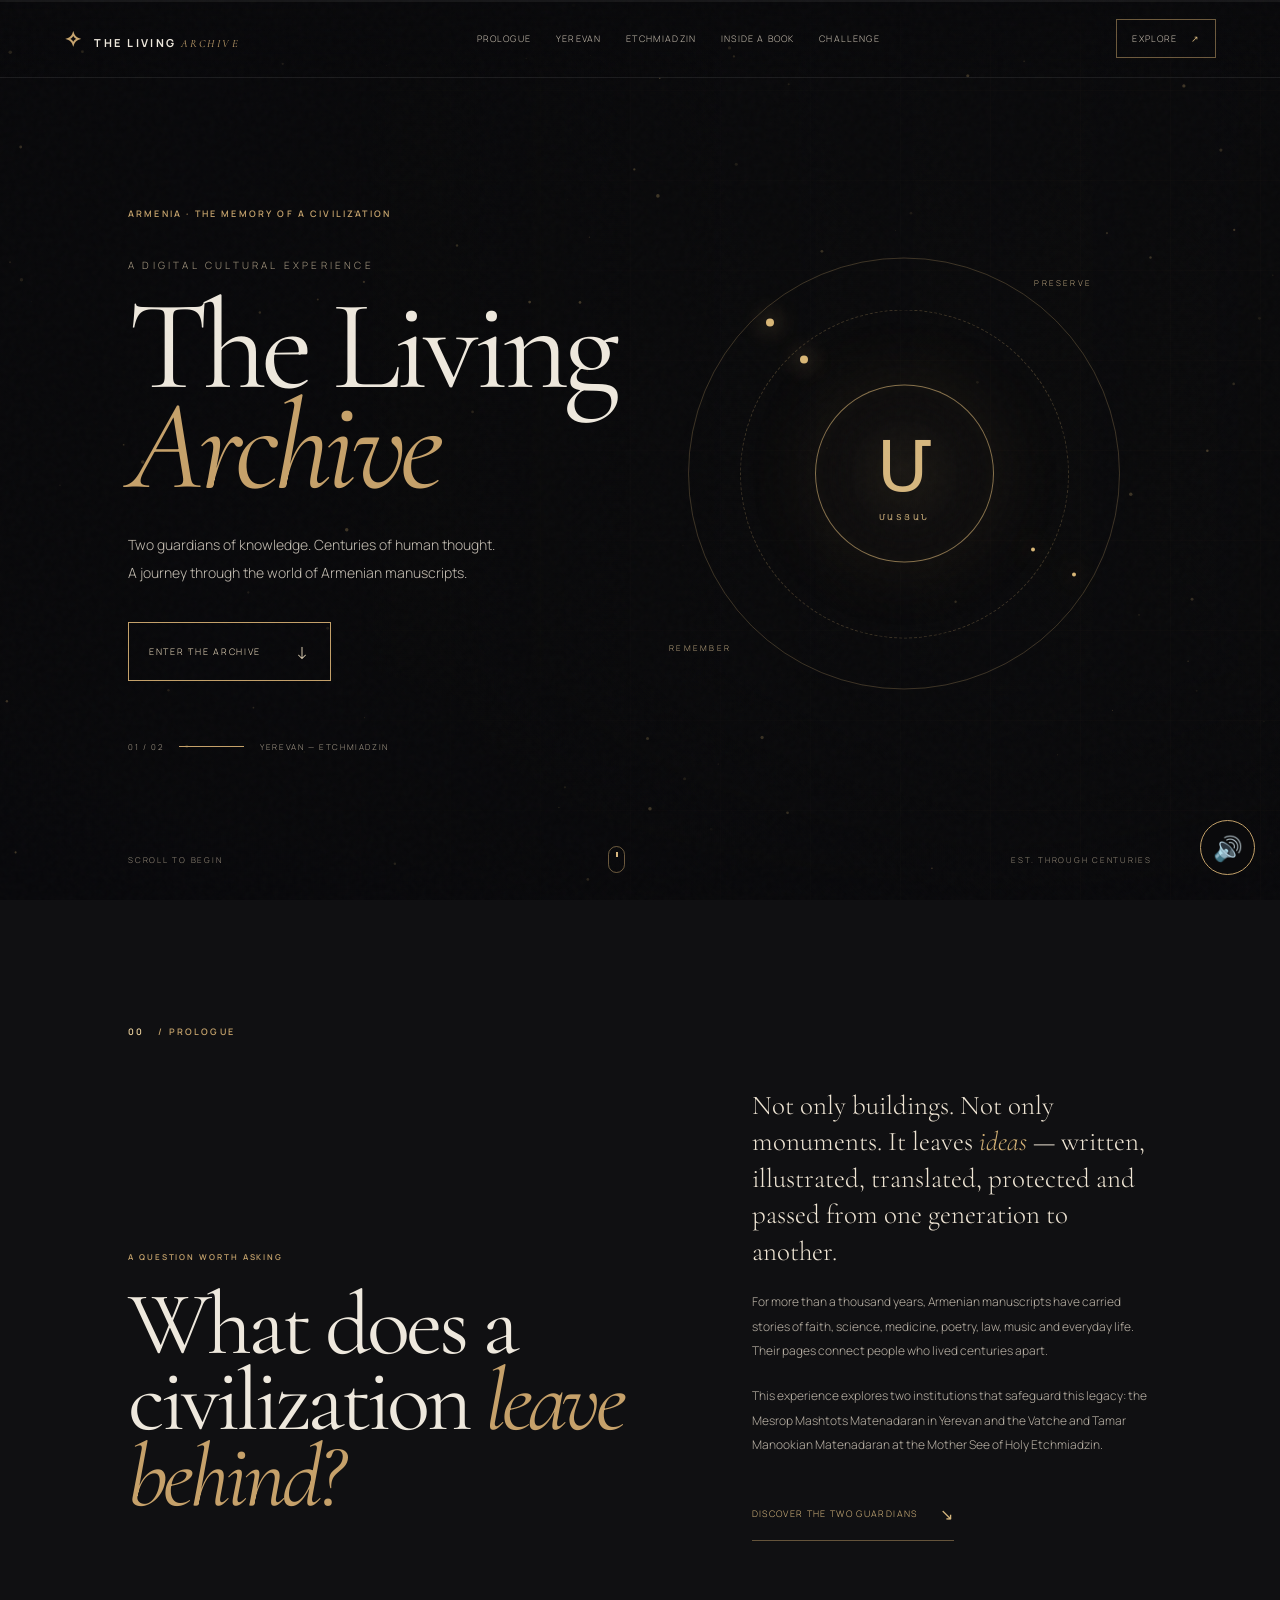
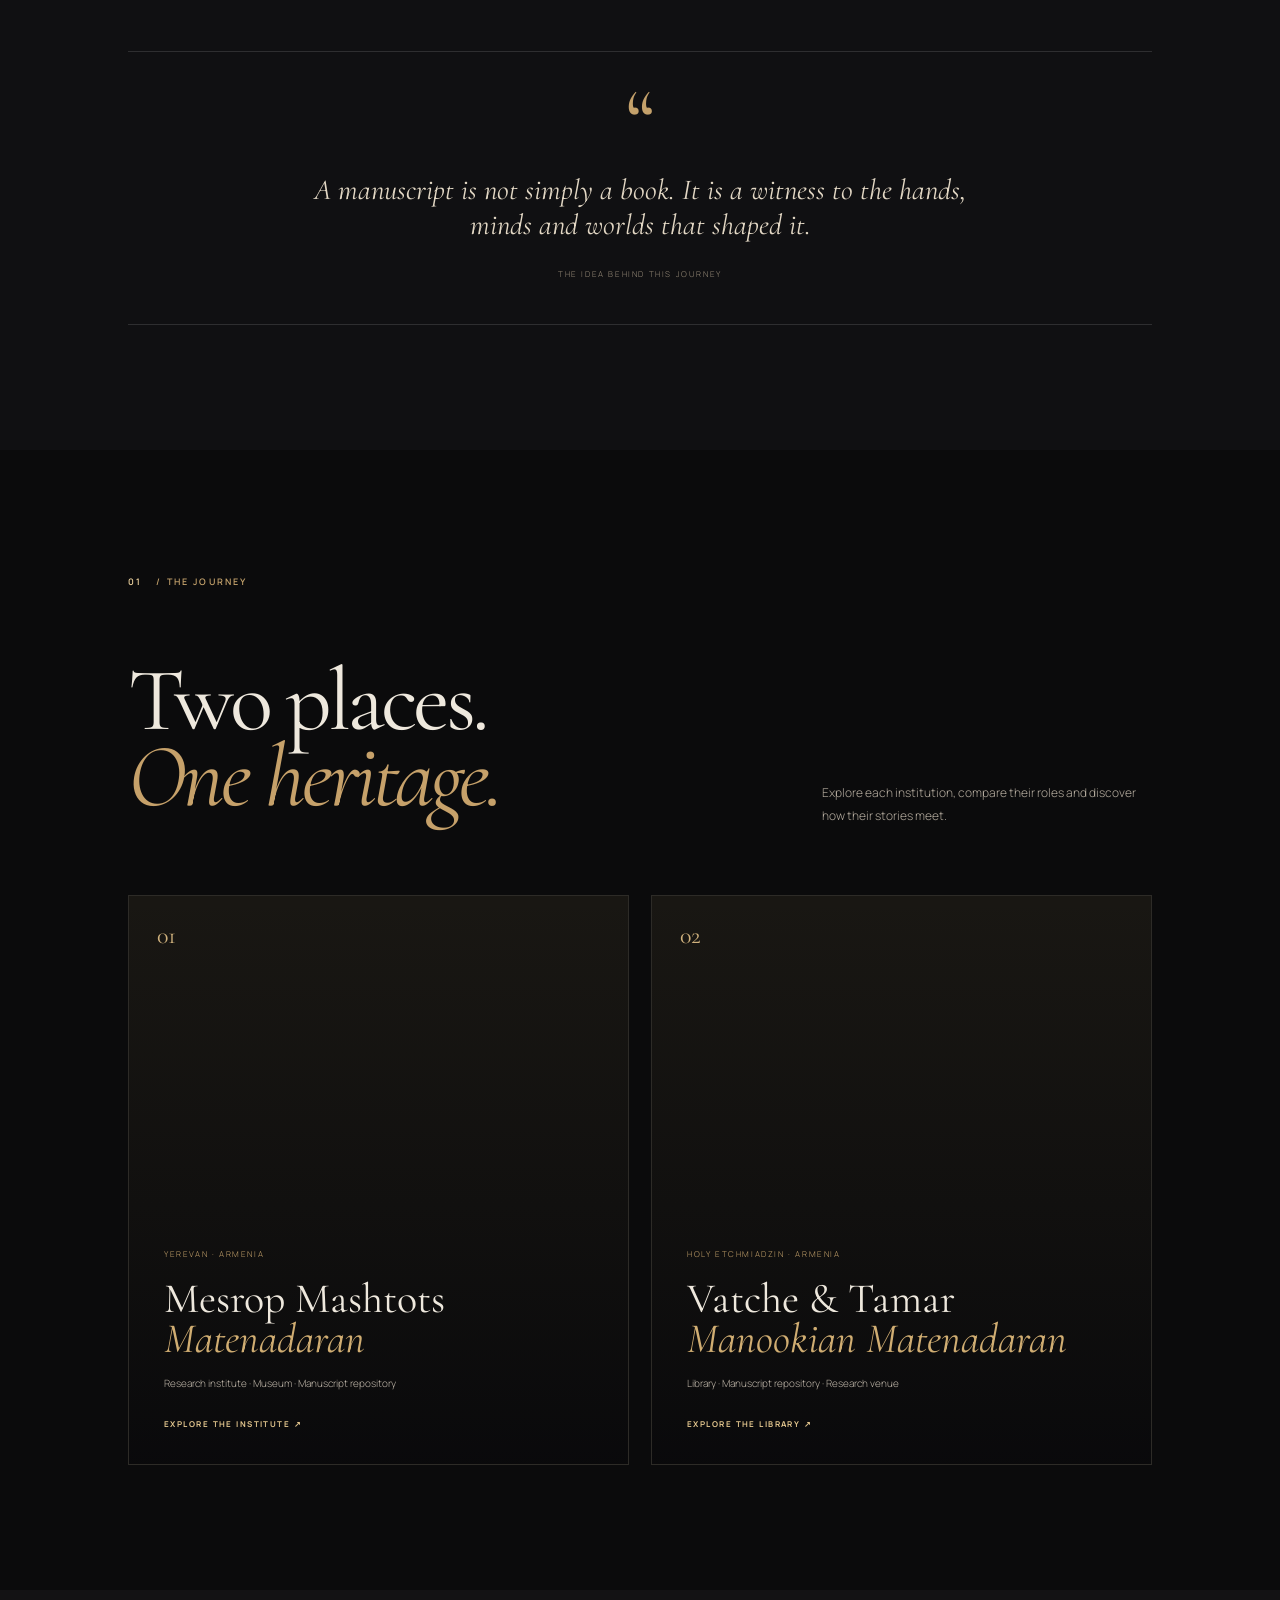
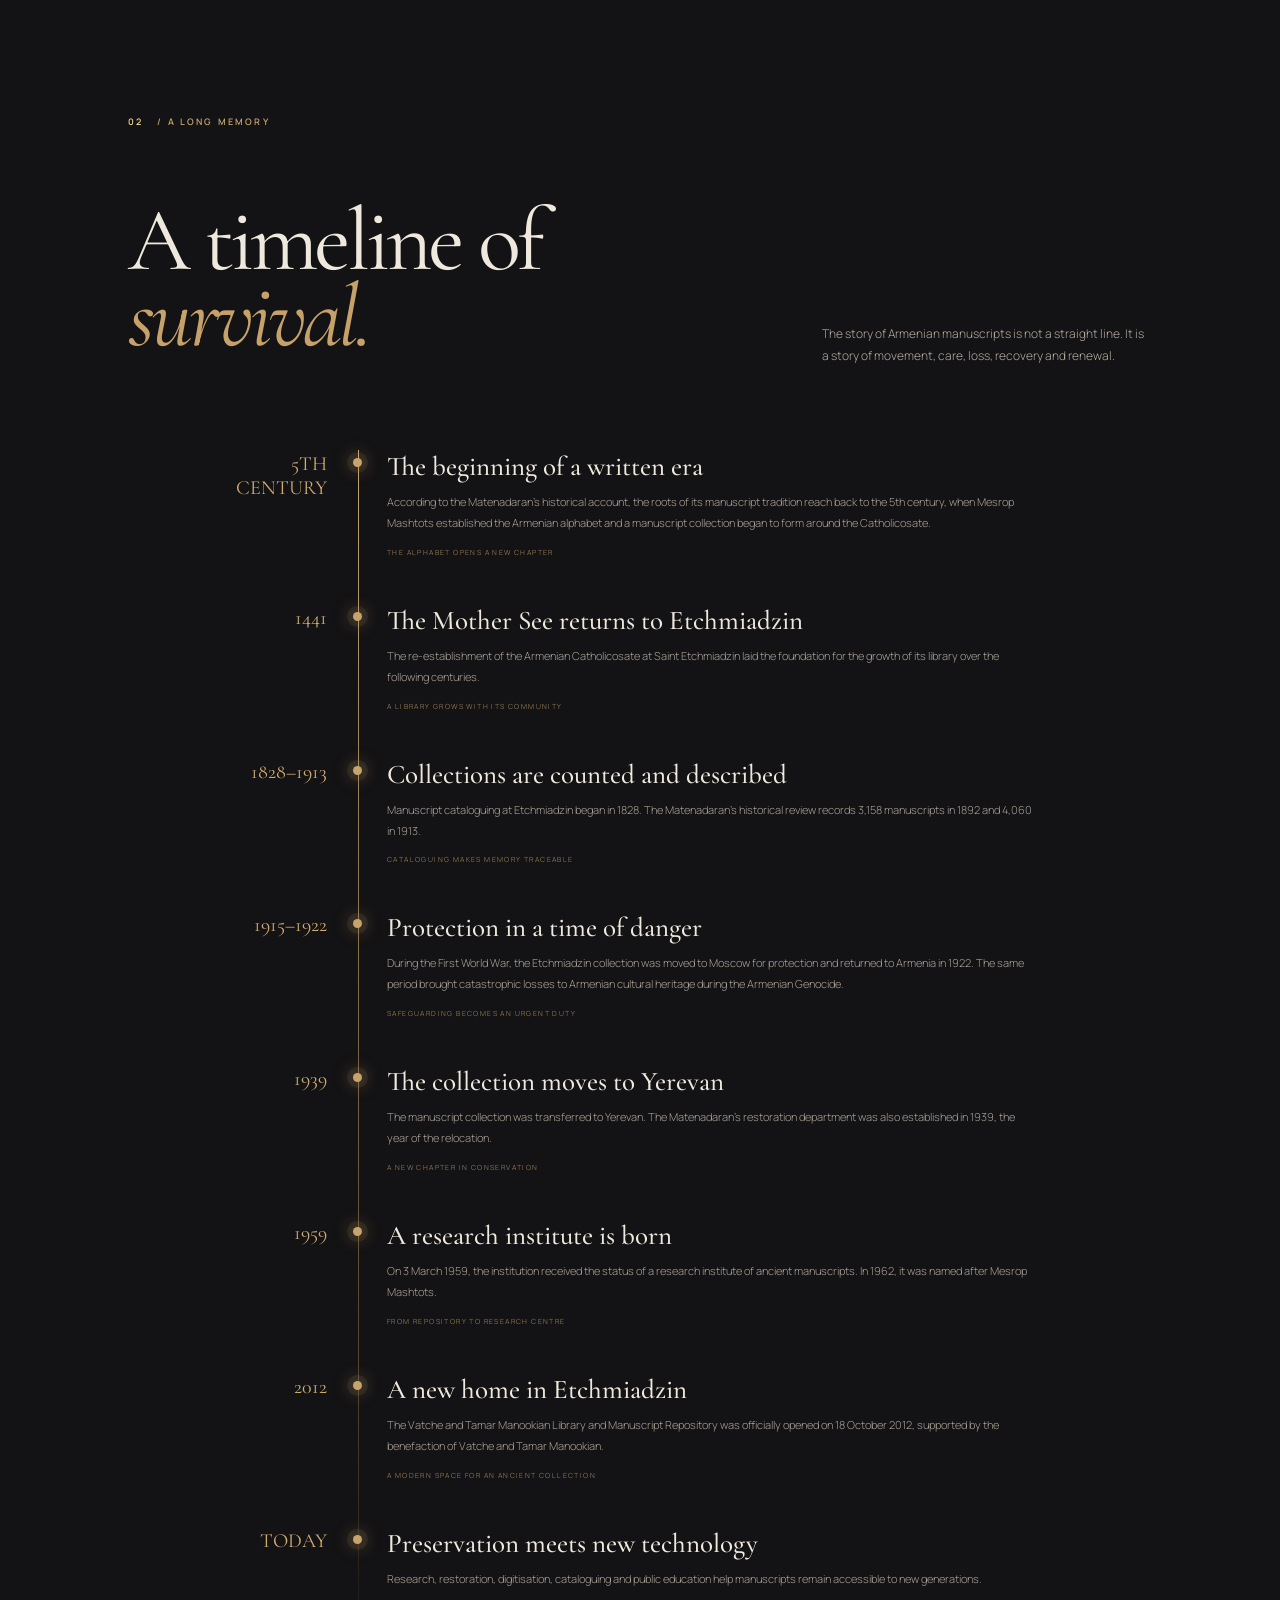
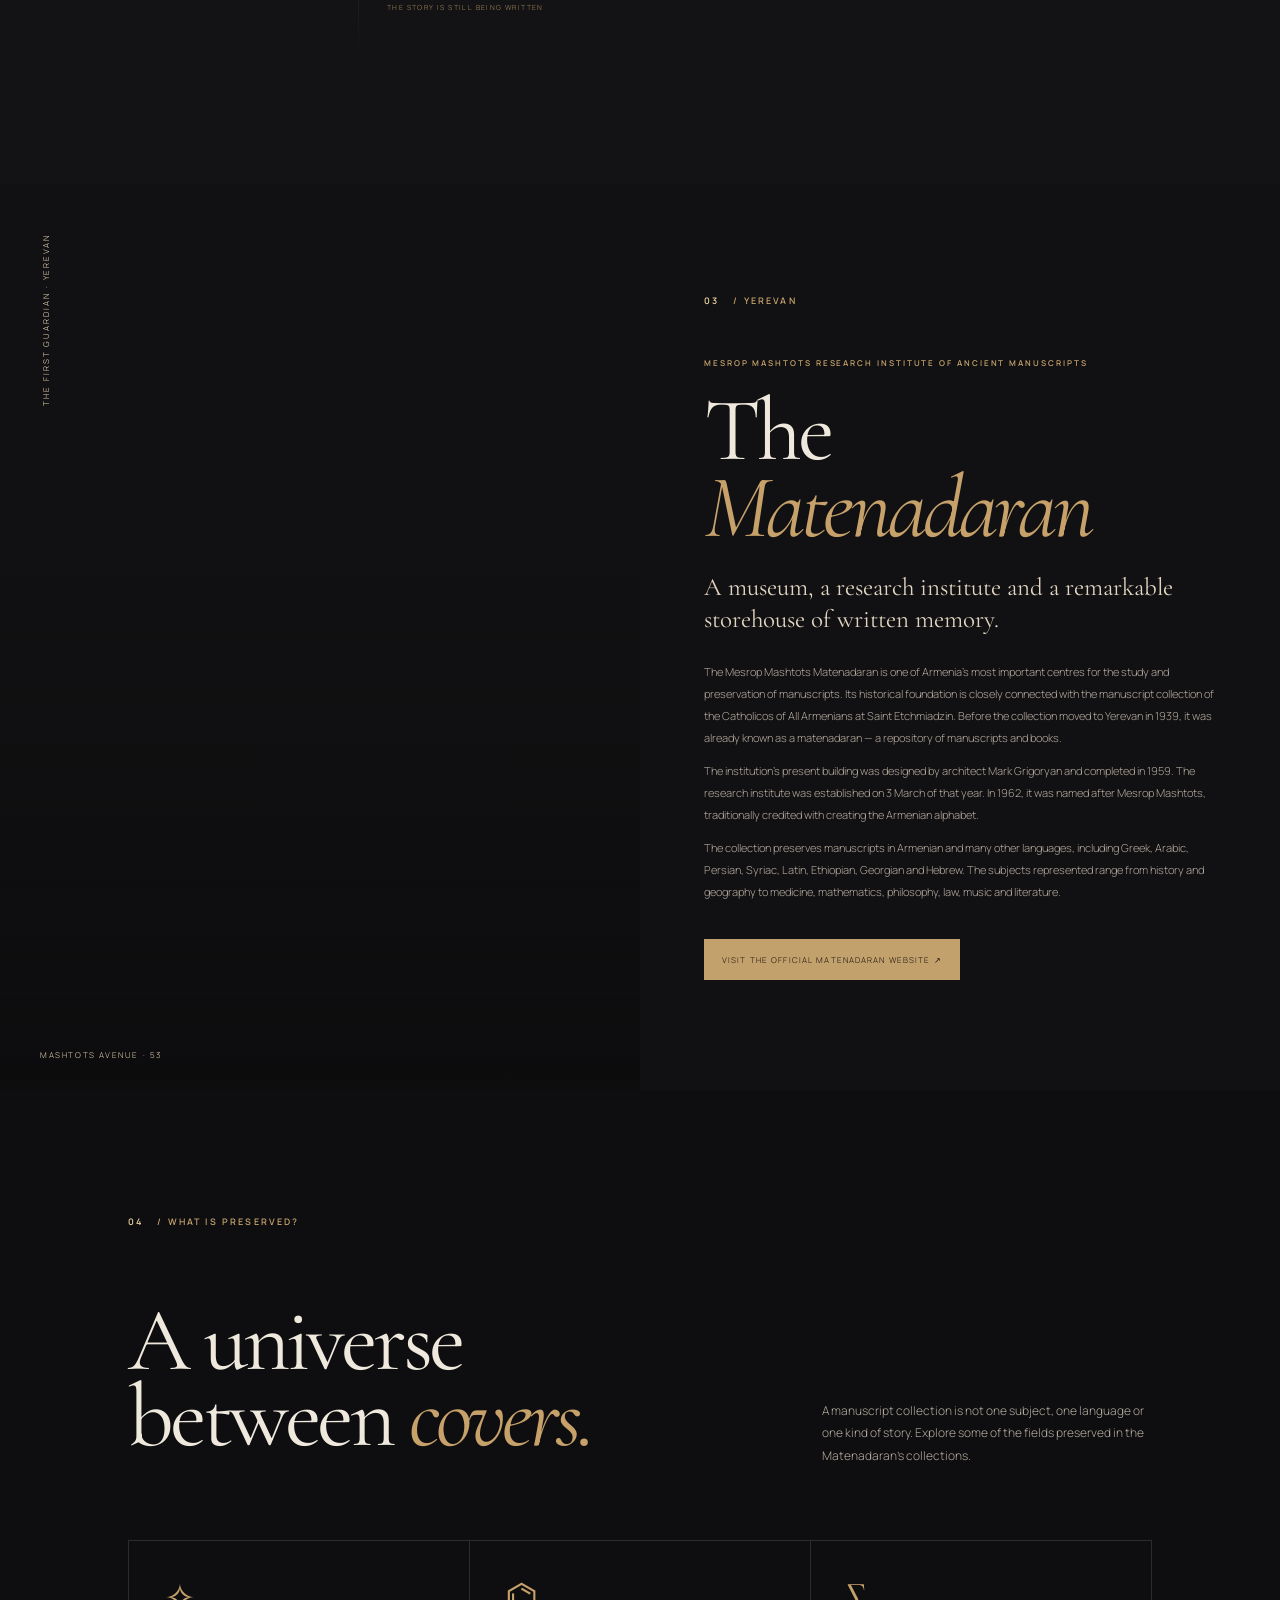
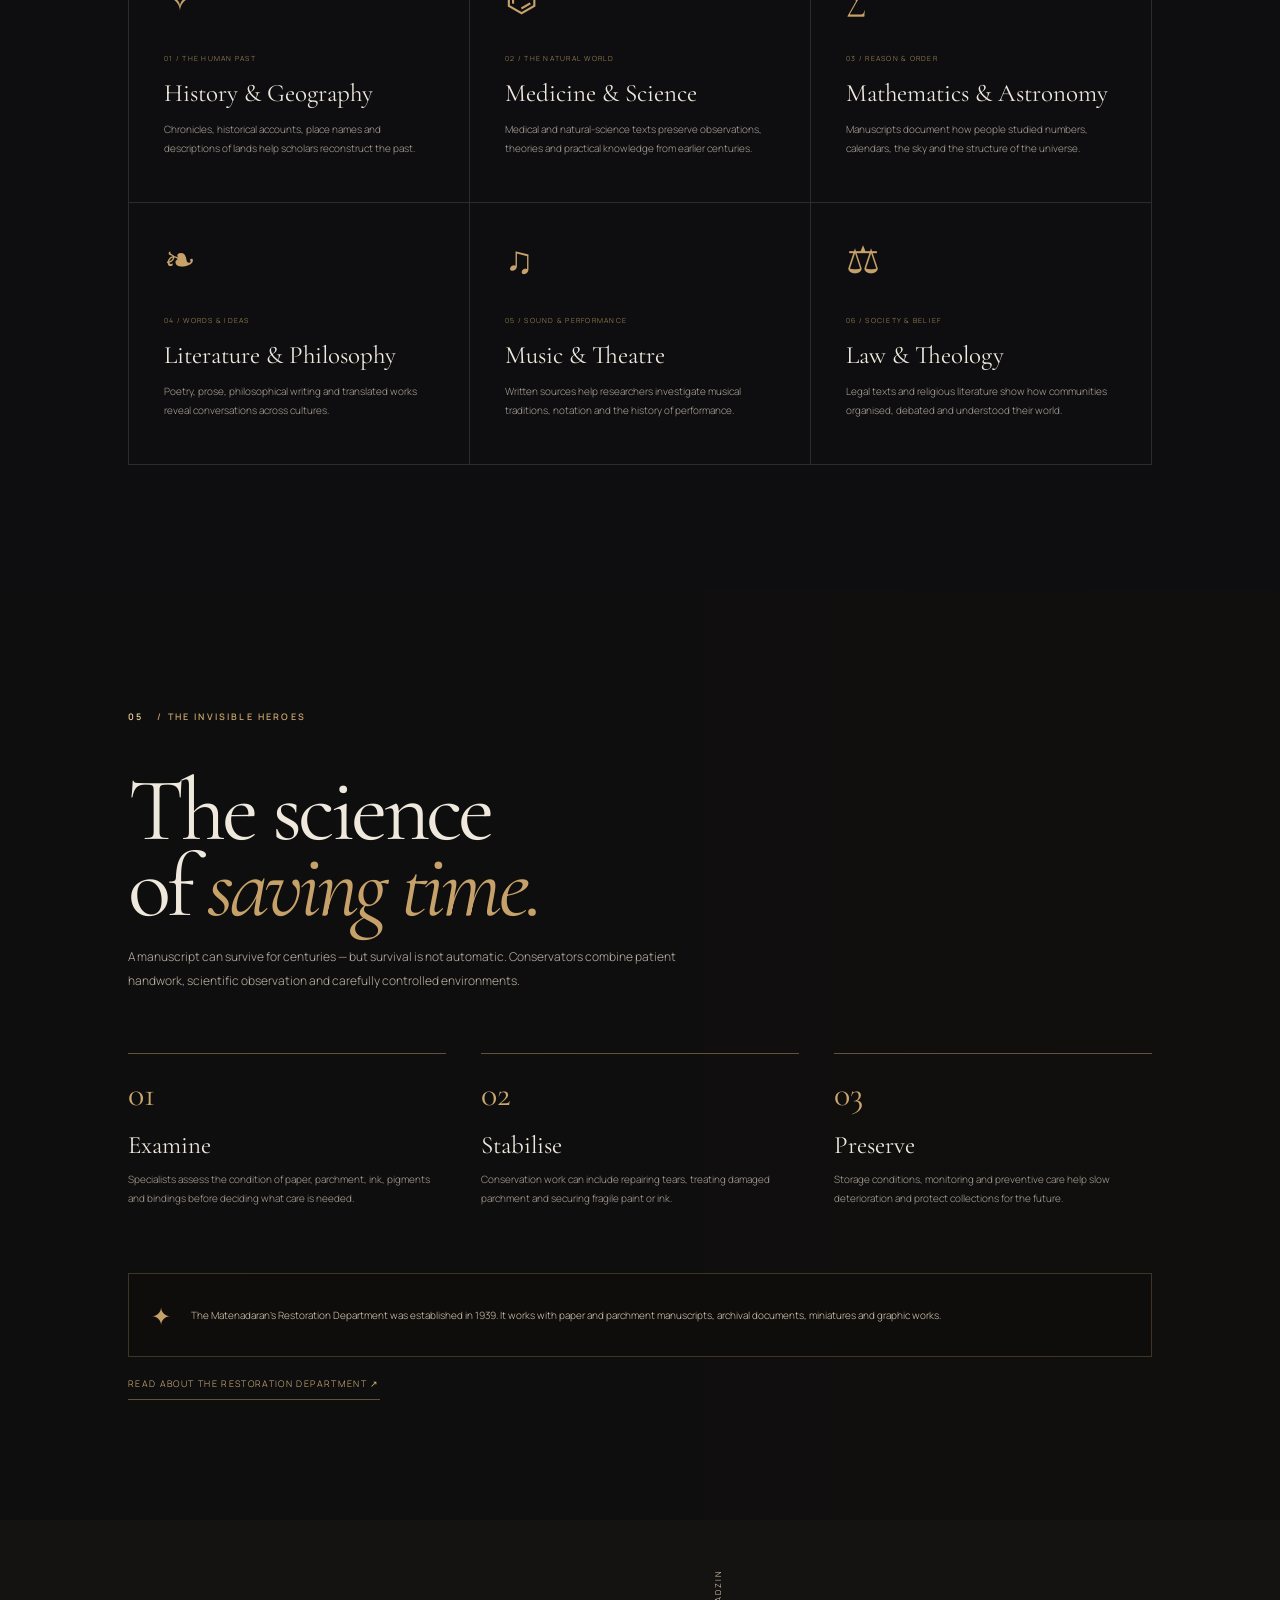
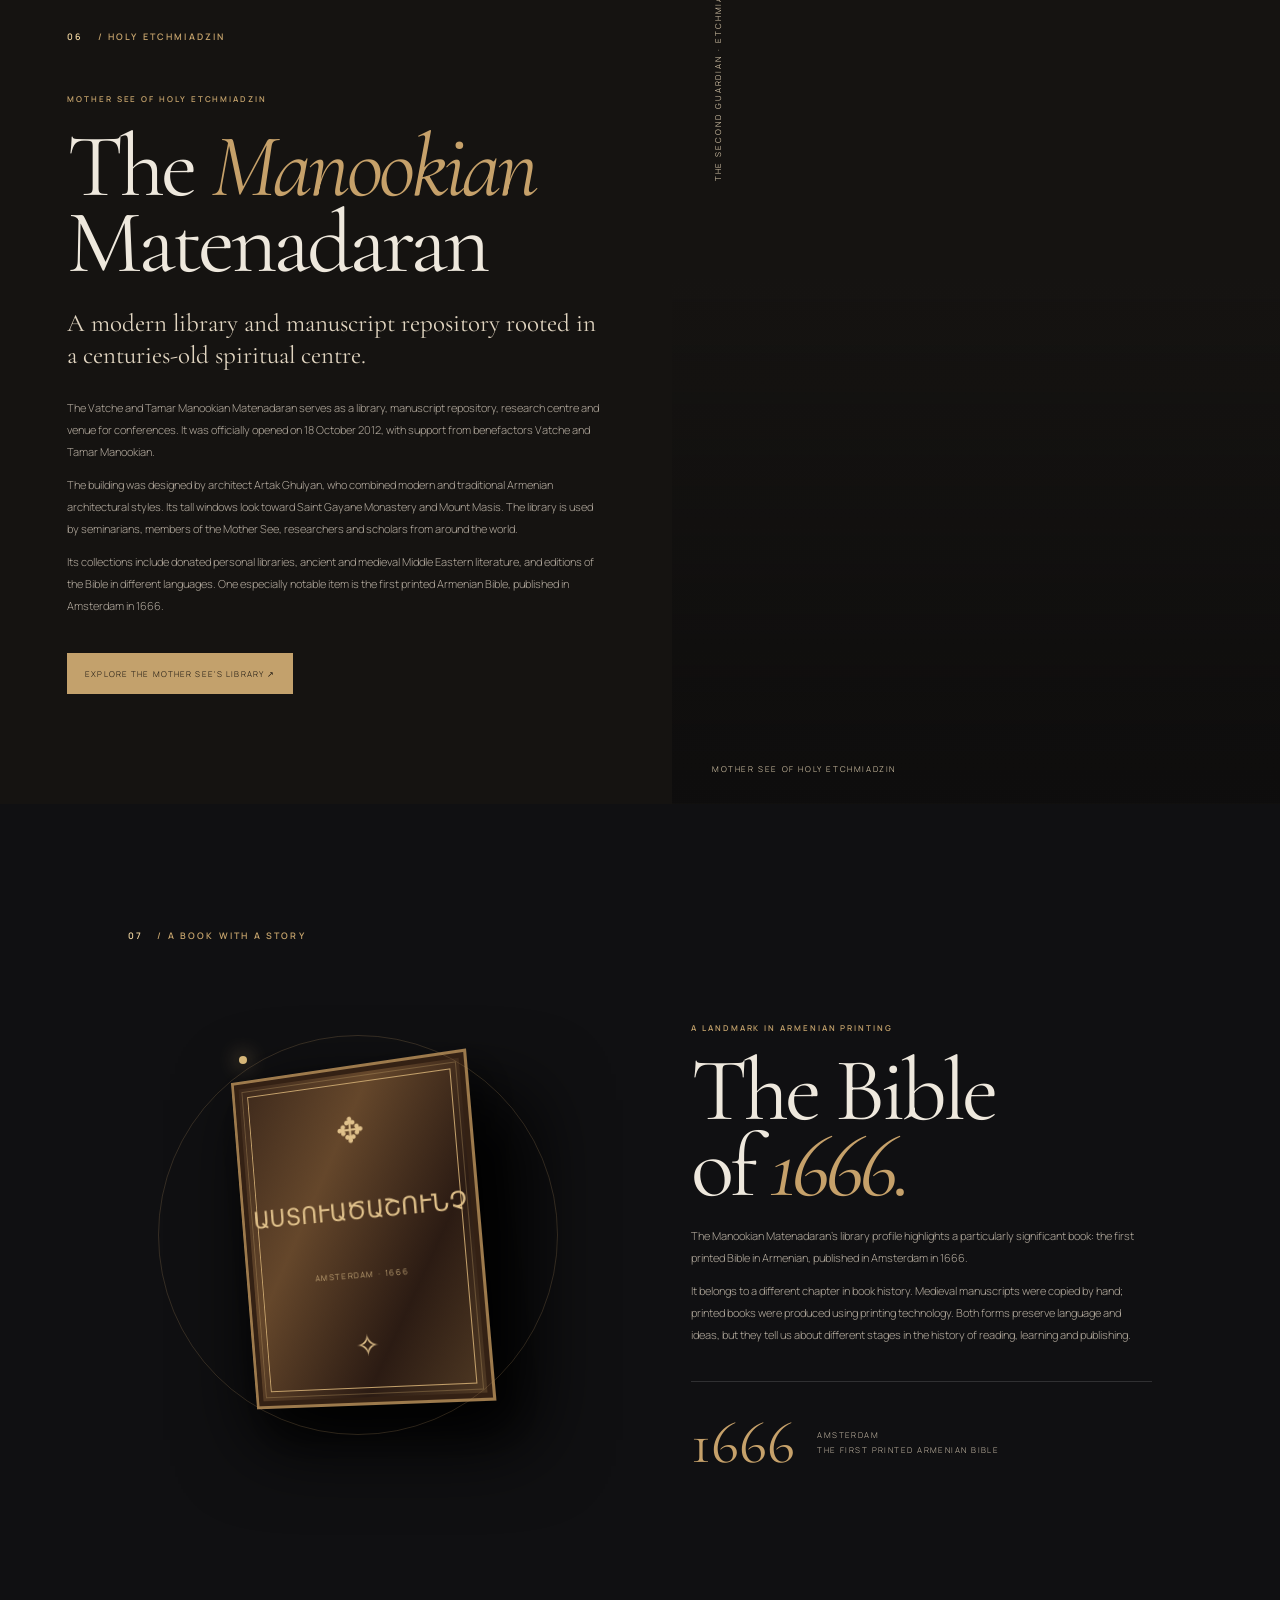
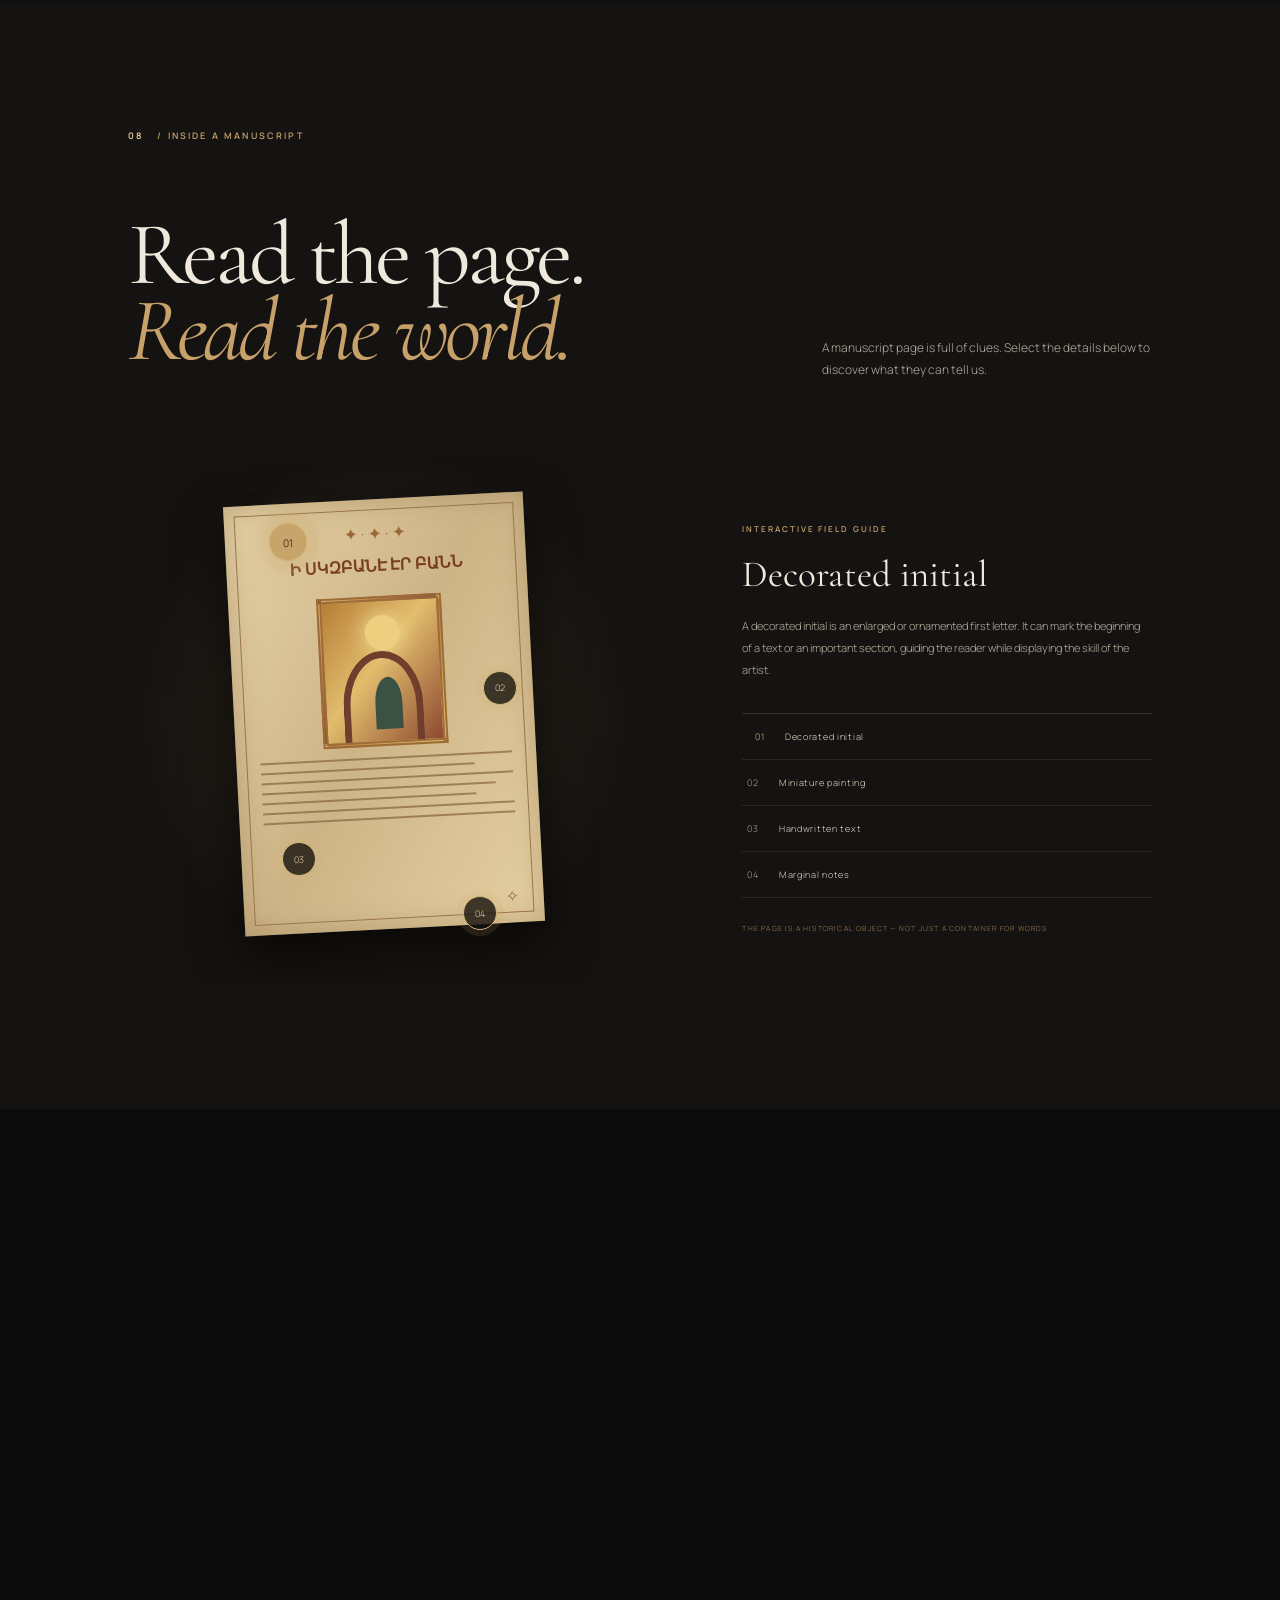
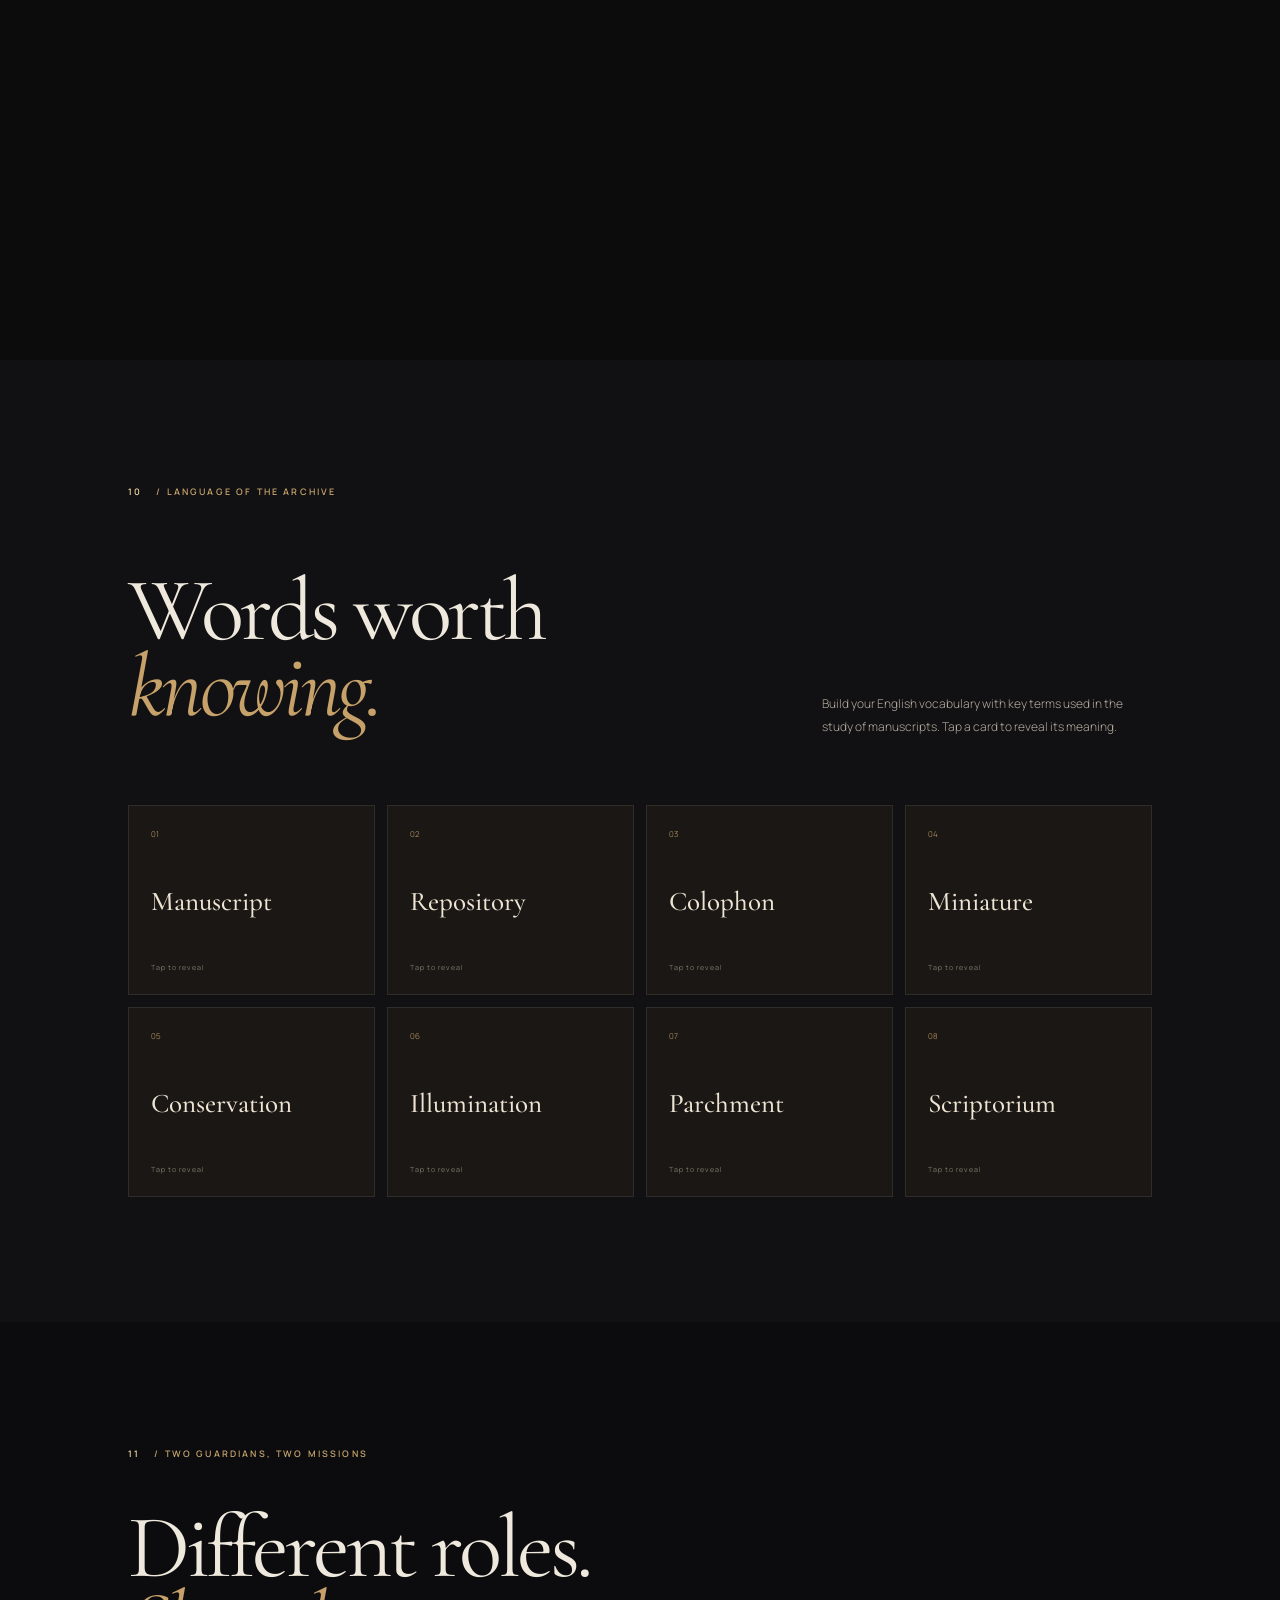
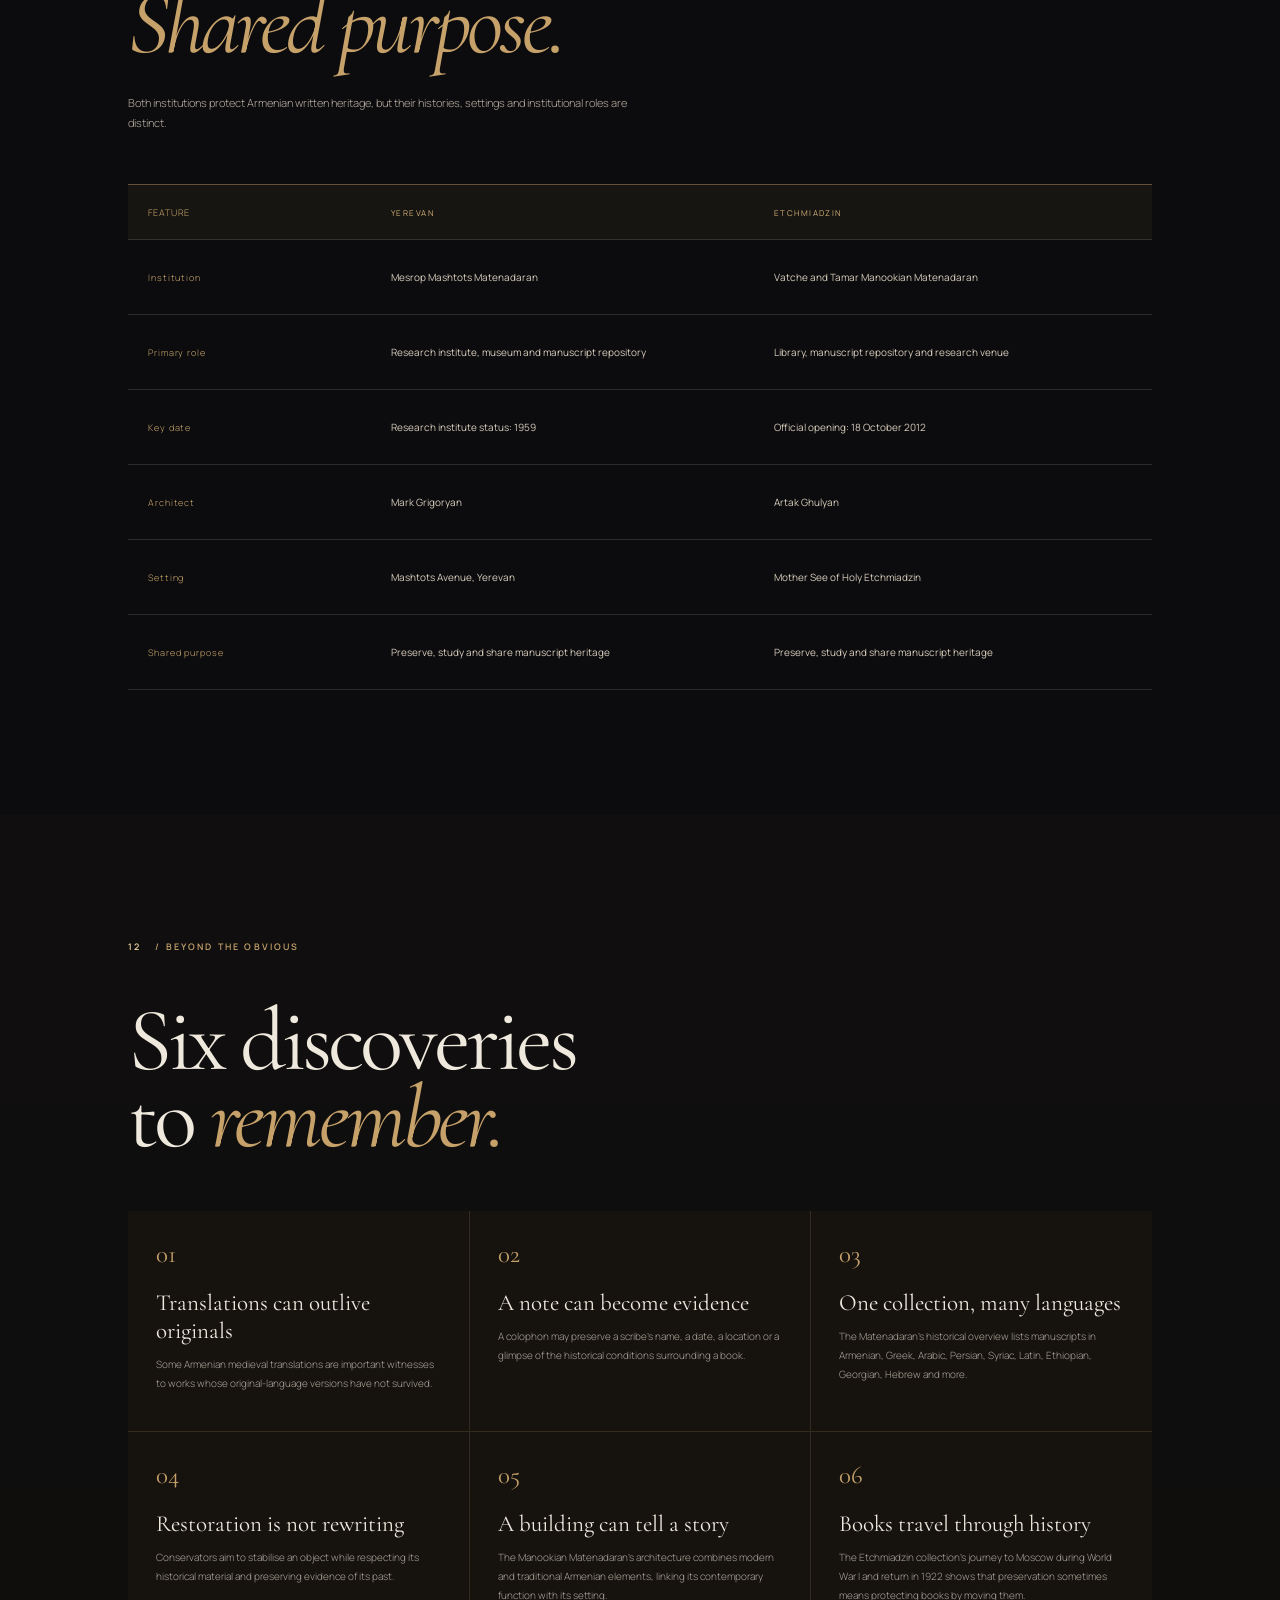
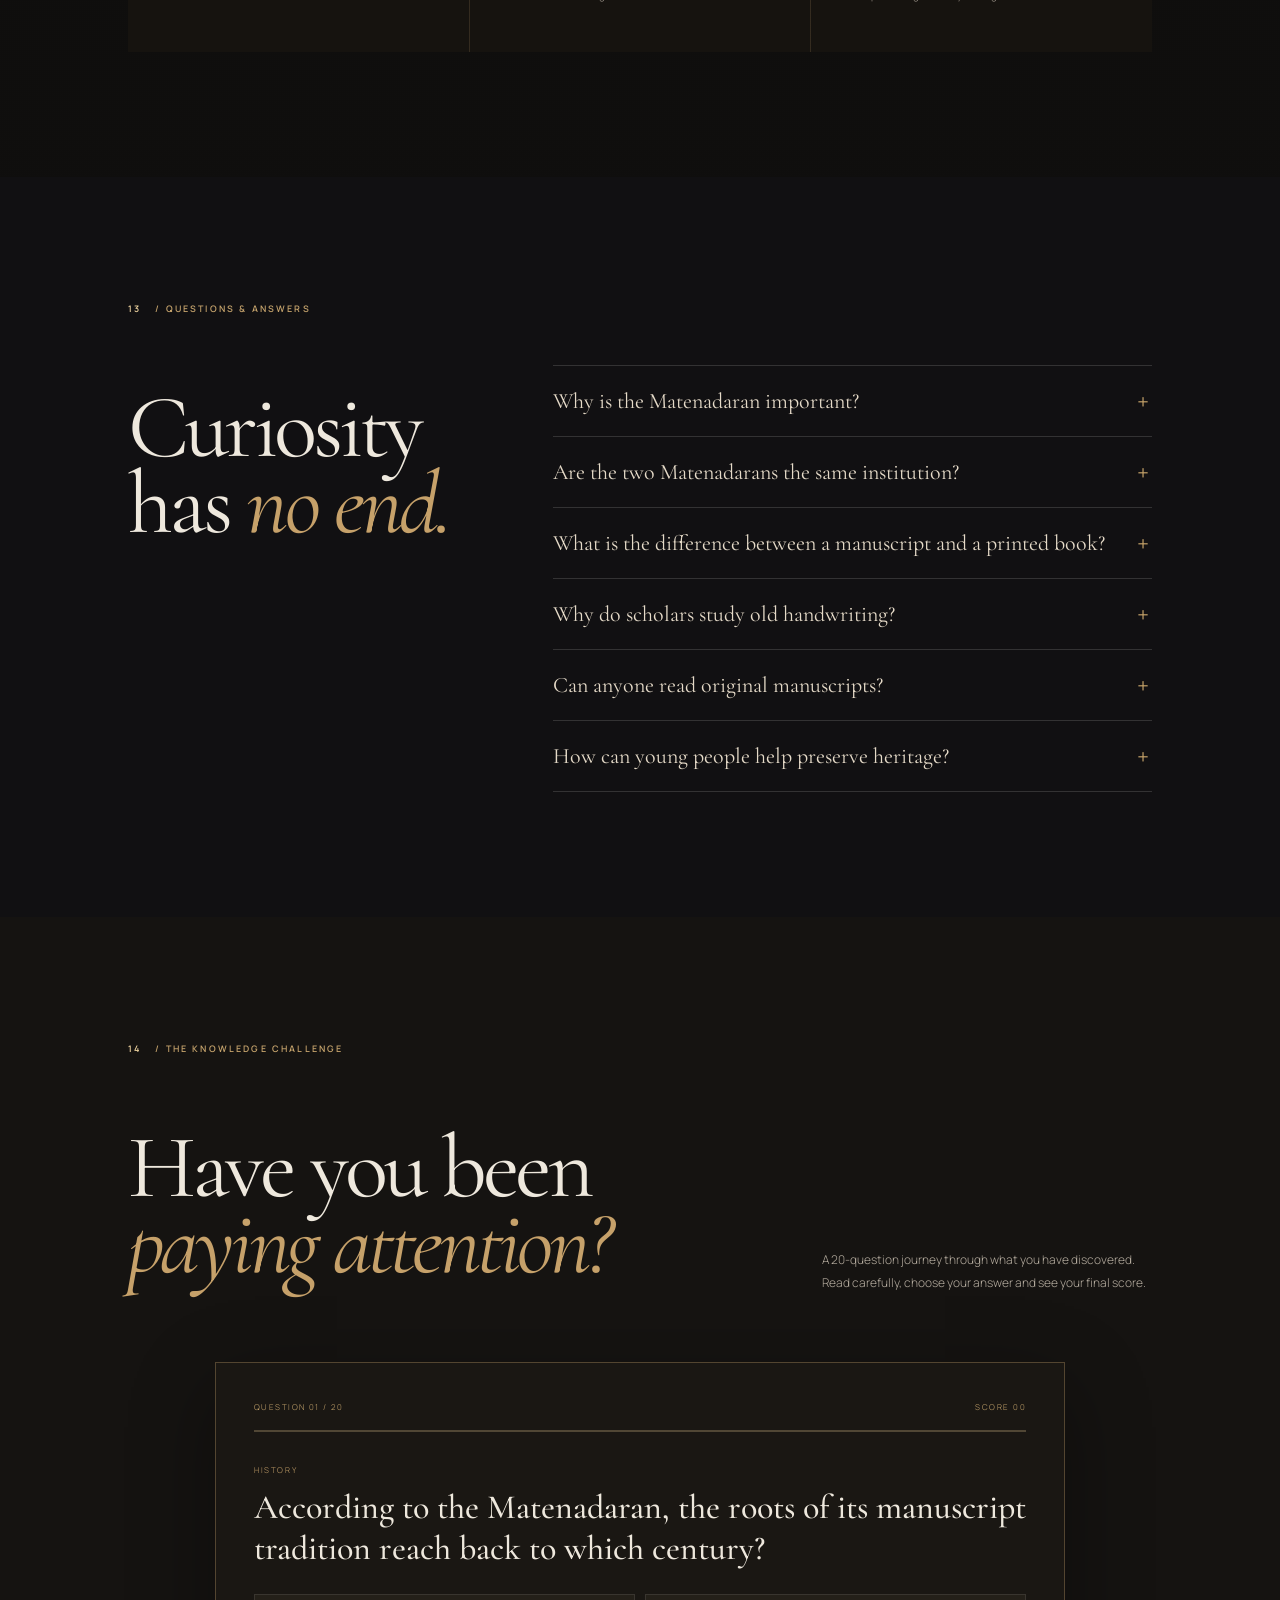
<file: index 3.html>
<!doctype html>
<html lang="en">
<head>
<meta charset="utf-8"><meta name="viewport" content="width=device-width,initial-scale=1">
<meta name="theme-color" content="#0b0b0c">
<meta name="description" content="An immersive digital museum exploring the Matenadaran in Yerevan and the Vatche and Tamar Manookian Matenadaran at Holy Etchmiadzin.">
<title>THE LIVING ARCHIVE — Guardians of Armenian Wisdom</title>
<link rel="preconnect" href="https://fonts.googleapis.com"><link rel="preconnect" href="https://fonts.gstatic.com" crossorigin>
<link href="https://fonts.googleapis.com/css2?family=Cormorant+Garamond:wght@400;500;600;700&family=DM+Sans:wght@300;400;500;600;700&family=Manrope:wght@300;400;500;600;700&display=swap" rel="stylesheet">
<link rel="stylesheet" href="style.css">
</head>
<body>
<div id="loader"><div class="loader-emblem">✦</div><div class="loader-name">THE LIVING ARCHIVE</div><div class="loader-line"><span></span></div><small>PREPARING THE COLLECTION</small></div>
<canvas id="dust"></canvas><div class="grain"></div><div class="scroll-progress"><span></span></div>
<header class="topbar">
<a class="brand" href="#home"><span class="brand-icon">✧</span><span>THE LIVING <i>ARCHIVE</i></span></a>
<button class="menu-toggle" aria-label="Open navigation">☰</button>
<nav><a href="#prologue">Prologue</a><a href="#yerevan">Yerevan</a><a href="#etchmiadzin">Etchmiadzin</a><a href="#manuscript">Inside a Book</a><a href="#quiz">Challenge</a></nav>
<a class="nav-cta" href="#journey">EXPLORE <span>↗</span></a></header>
<main>
<section class="hero" id="home">
<div class="hero-bg"></div><div class="hero-shade"></div><div class="hero-grid"></div>
<div class="hero-copy"><p class="eyebrow reveal">ARMENIA · THE MEMORY OF A CIVILIZATION</p><div class="hero-overline reveal">A DIGITAL CULTURAL EXPERIENCE</div>
<h1 class="reveal">The Living<br><em>Archive</em></h1>
<p class="hero-deck reveal">Two guardians of knowledge. Centuries of human thought.<br>A journey through the world of Armenian manuscripts.</p>
<a class="hero-button reveal" href="#prologue"><span>ENTER THE ARCHIVE</span><b>↓</b></a>
<div class="hero-caption reveal"><span>01 / 02</span><i></i><span>YEREVAN — ETCHMIADZIN</span></div></div>
<div class="hero-orbit"><div class="orbit-ring ring-a"></div><div class="orbit-ring ring-b"></div><div class="orbit-core">Մ<br><small>ՄԱՏՅԱՆ</small></div><span class="orbit-note note-a">PRESERVE</span><span class="orbit-note note-b">REMEMBER</span></div>
<div class="hero-bottom"><span>SCROLL TO BEGIN</span><div class="scroll-mouse"><i></i></div><span>EST. THROUGH CENTURIES</span></div>
</section>
<section class="prologue section" id="prologue"><div class="section-tag reveal"><span>00</span> / PROLOGUE</div><div class="prologue-layout"><div><p class="gold-kicker reveal">A QUESTION WORTH ASKING</p><h2 class="display reveal">What does a<br>civilization <em>leave behind?</em></h2></div><div class="prologue-text reveal"><p class="large-copy">Not only buildings. Not only monuments. It leaves <em>ideas</em> — written, illustrated, translated, protected and passed from one generation to another.</p><p>For more than a thousand years, Armenian manuscripts have carried stories of faith, science, medicine, poetry, law, music and everyday life. Their pages connect people who lived centuries apart.</p><p>This experience explores two institutions that safeguard this legacy: the Mesrop Mashtots Matenadaran in Yerevan and the Vatche and Tamar Manookian Matenadaran at the Mother See of Holy Etchmiadzin.</p><a class="under-link" href="#journey">Discover the two guardians <span>↘</span></a></div></div>
<div class="quote-band reveal"><span class="quote-mark">“</span><p>A manuscript is not simply a book. It is a witness to the hands, minds and worlds that shaped it.</p><span class="quote-credit">THE IDEA BEHIND THIS JOURNEY</span></div>
</section>
<section class="journey section" id="journey"><div class="section-tag reveal"><span>01</span> / THE JOURNEY</div><div class="section-heading"><h2 class="display reveal">Two places.<br><em>One heritage.</em></h2><p class="reveal">Explore each institution, compare their roles and discover how their stories meet.</p></div>
<div class="destination-grid">
<a class="destination-card card-tilt reveal" href="#yerevan"><div class="dest-img dest-yerevan"></div><div class="dest-shade"></div><div class="dest-number">01</div><div class="dest-info"><span>YEREVAN · ARMENIA</span><h3>Mesrop Mashtots<br><em>Matenadaran</em></h3><p>Research institute · Museum · Manuscript repository</p><b>EXPLORE THE INSTITUTE ↗</b></div></a>
<a class="destination-card card-tilt reveal" href="#etchmiadzin"><div class="dest-img dest-etch"></div><div class="dest-shade"></div><div class="dest-number">02</div><div class="dest-info"><span>HOLY ETCHMIADZIN · ARMENIA</span><h3>Vatche & Tamar<br><em>Manookian Matenadaran</em></h3><p>Library · Manuscript repository · Research venue</p><b>EXPLORE THE LIBRARY ↗</b></div></a>
</div></section>
<section class="history section"><div class="section-tag reveal"><span>02</span> / A LONG MEMORY</div><div class="history-head"><h2 class="display reveal">A timeline of<br><em>survival.</em></h2><p class="reveal">The story of Armenian manuscripts is not a straight line. It is a story of movement, care, loss, recovery and renewal.</p></div>
<div class="timeline">
<article class="timeline-row reveal"><div class="time-date">5TH CENTURY</div><div class="time-dot"></div><div class="time-body"><h3>The beginning of a written era</h3><p>According to the Matenadaran's historical account, the roots of its manuscript tradition reach back to the 5th century, when Mesrop Mashtots established the Armenian alphabet and a manuscript collection began to form around the Catholicosate.</p><small>THE ALPHABET OPENS A NEW CHAPTER</small></div></article>
<article class="timeline-row reveal"><div class="time-date">1441</div><div class="time-dot"></div><div class="time-body"><h3>The Mother See returns to Etchmiadzin</h3><p>The re-establishment of the Armenian Catholicosate at Saint Etchmiadzin laid the foundation for the growth of its library over the following centuries.</p><small>A LIBRARY GROWS WITH ITS COMMUNITY</small></div></article>
<article class="timeline-row reveal"><div class="time-date">1828–1913</div><div class="time-dot"></div><div class="time-body"><h3>Collections are counted and described</h3><p>Manuscript cataloguing at Etchmiadzin began in 1828. The Matenadaran's historical review records 3,158 manuscripts in 1892 and 4,060 in 1913.</p><small>CATALOGUING MAKES MEMORY TRACEABLE</small></div></article>
<article class="timeline-row reveal"><div class="time-date">1915–1922</div><div class="time-dot"></div><div class="time-body"><h3>Protection in a time of danger</h3><p>During the First World War, the Etchmiadzin collection was moved to Moscow for protection and returned to Armenia in 1922. The same period brought catastrophic losses to Armenian cultural heritage during the Armenian Genocide.</p><small>SAFEGUARDING BECOMES AN URGENT DUTY</small></div></article>
<article class="timeline-row reveal"><div class="time-date">1939</div><div class="time-dot"></div><div class="time-body"><h3>The collection moves to Yerevan</h3><p>The manuscript collection was transferred to Yerevan. The Matenadaran's restoration department was also established in 1939, the year of the relocation.</p><small>A NEW CHAPTER IN CONSERVATION</small></div></article>
<article class="timeline-row reveal"><div class="time-date">1959</div><div class="time-dot"></div><div class="time-body"><h3>A research institute is born</h3><p>On 3 March 1959, the institution received the status of a research institute of ancient manuscripts. In 1962, it was named after Mesrop Mashtots.</p><small>FROM REPOSITORY TO RESEARCH CENTRE</small></div></article>
<article class="timeline-row reveal"><div class="time-date">2012</div><div class="time-dot"></div><div class="time-body"><h3>A new home in Etchmiadzin</h3><p>The Vatche and Tamar Manookian Library and Manuscript Repository was officially opened on 18 October 2012, supported by the benefaction of Vatche and Tamar Manookian.</p><small>A MODERN SPACE FOR AN ANCIENT COLLECTION</small></div></article>
<article class="timeline-row reveal"><div class="time-date">TODAY</div><div class="time-dot"></div><div class="time-body"><h3>Preservation meets new technology</h3><p>Research, restoration, digitisation, cataloguing and public education help manuscripts remain accessible to new generations.</p><small>THE STORY IS STILL BEING WRITTEN</small></div></article>
</div></section>
<section class="institution institution-yerevan" id="yerevan"><div class="institution-visual"><div class="visual-image"></div><div class="vertical-label">THE FIRST GUARDIAN · YEREVAN</div><div class="visual-caption">MASHTOTS AVENUE · 53</div></div><div class="institution-content"><div class="section-tag reveal"><span>03</span> / YEREVAN</div><p class="gold-kicker reveal">MESROP MASHTOTS RESEARCH INSTITUTE OF ANCIENT MANUSCRIPTS</p><h2 class="display reveal">The <em>Matenadaran</em></h2><p class="lead reveal">A museum, a research institute and a remarkable storehouse of written memory.</p><p class="reveal">The Mesrop Mashtots Matenadaran is one of Armenia's most important centres for the study and preservation of manuscripts. Its historical foundation is closely connected with the manuscript collection of the Catholicos of All Armenians at Saint Etchmiadzin. Before the collection moved to Yerevan in 1939, it was already known as a matenadaran — a repository of manuscripts and books.</p><p class="reveal">The institution's present building was designed by architect Mark Grigoryan and completed in 1959. The research institute was established on 3 March of that year. In 1962, it was named after Mesrop Mashtots, traditionally credited with creating the Armenian alphabet.</p><p class="reveal">The collection preserves manuscripts in Armenian and many other languages, including Greek, Arabic, Persian, Syriac, Latin, Ethiopian, Georgian and Hebrew. The subjects represented range from history and geography to medicine, mathematics, philosophy, law, music and literature.</p><a class="solid-link reveal" href="https://matenadaran.am/en/" target="_blank" rel="noopener">VISIT THE OFFICIAL MATENADARAN WEBSITE ↗</a></div></section>
<section class="collection section"><div class="section-tag reveal"><span>04</span> / WHAT IS PRESERVED?</div><div class="collection-intro"><h2 class="display reveal">A universe<br>between <em>covers.</em></h2><p class="reveal">A manuscript collection is not one subject, one language or one kind of story. Explore some of the fields preserved in the Matenadaran's collections.</p></div>
<div class="collection-grid">
<article class="collection-tile reveal"><div class="tile-icon">✧</div><span>01 / THE HUMAN PAST</span><h3>History & Geography</h3><p>Chronicles, historical accounts, place names and descriptions of lands help scholars reconstruct the past.</p></article>
<article class="collection-tile reveal"><div class="tile-icon">⌬</div><span>02 / THE NATURAL WORLD</span><h3>Medicine & Science</h3><p>Medical and natural-science texts preserve observations, theories and practical knowledge from earlier centuries.</p></article>
<article class="collection-tile reveal"><div class="tile-icon">∑</div><span>03 / REASON & ORDER</span><h3>Mathematics & Astronomy</h3><p>Manuscripts document how people studied numbers, calendars, the sky and the structure of the universe.</p></article>
<article class="collection-tile reveal"><div class="tile-icon">❧</div><span>04 / WORDS & IDEAS</span><h3>Literature & Philosophy</h3><p>Poetry, prose, philosophical writing and translated works reveal conversations across cultures.</p></article>
<article class="collection-tile reveal"><div class="tile-icon">♫</div><span>05 / SOUND & PERFORMANCE</span><h3>Music & Theatre</h3><p>Written sources help researchers investigate musical traditions, notation and the history of performance.</p></article>
<article class="collection-tile reveal"><div class="tile-icon">⚖</div><span>06 / SOCIETY & BELIEF</span><h3>Law & Theology</h3><p>Legal texts and religious literature show how communities organised, debated and understood their world.</p></article>
</div></section>
<section class="restoration"><div class="restoration-bg"></div><div class="restoration-content"><div class="section-tag reveal"><span>05</span> / THE INVISIBLE HEROES</div><h2 class="display reveal">The science<br>of <em>saving time.</em></h2><p class="restoration-lead reveal">A manuscript can survive for centuries — but survival is not automatic. Conservators combine patient handwork, scientific observation and carefully controlled environments.</p><div class="restoration-points"><article class="reveal"><b>01</b><h3>Examine</h3><p>Specialists assess the condition of paper, parchment, ink, pigments and bindings before deciding what care is needed.</p></article><article class="reveal"><b>02</b><h3>Stabilise</h3><p>Conservation work can include repairing tears, treating damaged parchment and securing fragile paint or ink.</p></article><article class="reveal"><b>03</b><h3>Preserve</h3><p>Storage conditions, monitoring and preventive care help slow deterioration and protect collections for the future.</p></article></div><div class="restoration-note reveal"><span>✦</span><p>The Matenadaran's Restoration Department was established in 1939. It works with paper and parchment manuscripts, archival documents, miniatures and graphic works.</p></div><a class="under-link reveal" href="https://matenadaran.am/en/matenadaran/research-institute/scientific-and-technical-departments/department-of-restoration/" target="_blank" rel="noopener">Read about the restoration department ↗</a></div></section>
<section class="institution institution-etch" id="etchmiadzin"><div class="institution-content"><div class="section-tag reveal"><span>06</span> / HOLY ETCHMIADZIN</div><p class="gold-kicker reveal">MOTHER SEE OF HOLY ETCHMIADZIN</p><h2 class="display reveal">The <em>Manookian</em><br>Matenadaran</h2><p class="lead reveal">A modern library and manuscript repository rooted in a centuries-old spiritual centre.</p><p class="reveal">The Vatche and Tamar Manookian Matenadaran serves as a library, manuscript repository, research centre and venue for conferences. It was officially opened on 18 October 2012, with support from benefactors Vatche and Tamar Manookian.</p><p class="reveal">The building was designed by architect Artak Ghulyan, who combined modern and traditional Armenian architectural styles. Its tall windows look toward Saint Gayane Monastery and Mount Masis. The library is used by seminarians, members of the Mother See, researchers and scholars from around the world.</p><p class="reveal">Its collections include donated personal libraries, ancient and medieval Middle Eastern literature, and editions of the Bible in different languages. One especially notable item is the first printed Armenian Bible, published in Amsterdam in 1666.</p><a class="solid-link reveal" href="https://www.armenianchurch.org/en/Premices-of-the-Mother-See/vatche-and-tamar-manookian-library" target="_blank" rel="noopener">EXPLORE THE MOTHER SEE'S LIBRARY ↗</a></div><div class="institution-visual etch-visual"><div class="visual-image"></div><div class="vertical-label">THE SECOND GUARDIAN · ETCHMIADZIN</div><div class="visual-caption">MOTHER SEE OF HOLY ETCHMIADZIN</div></div></section>
<section class="special-object section"><div class="section-tag reveal"><span>07</span> / A BOOK WITH A STORY</div><div class="object-layout"><div class="object-art reveal"><div class="book-shadow"></div><div class="book-cover"><div class="book-border"><span>✥</span><b>ԱՍՏՈՒԱԾԱՇՈՒՆՉ</b><small>AMSTERDAM · 1666</small><i>✧</i></div></div><div class="object-orbit"></div></div><div class="object-copy"><p class="gold-kicker reveal">A LANDMARK IN ARMENIAN PRINTING</p><h2 class="display reveal">The Bible<br>of <em>1666.</em></h2><p class="reveal">The Manookian Matenadaran's library profile highlights a particularly significant book: the first printed Bible in Armenian, published in Amsterdam in 1666.</p><p class="reveal">It belongs to a different chapter in book history. Medieval manuscripts were copied by hand; printed books were produced using printing technology. Both forms preserve language and ideas, but they tell us about different stages in the history of reading, learning and publishing.</p><div class="object-fact reveal"><strong>1666</strong><span>AMSTERDAM<br>THE FIRST PRINTED ARMENIAN BIBLE</span></div></div></div></section>
<section class="inside-book section" id="manuscript"><div class="section-tag reveal"><span>08</span> / INSIDE A MANUSCRIPT</div><div class="inside-head"><h2 class="display reveal">Read the page.<br><em>Read the world.</em></h2><p class="reveal">A manuscript page is full of clues. Select the details below to discover what they can tell us.</p></div>
<div class="manuscript-lab"><div class="manuscript-visual reveal"><div class="folio"><div class="folio-top">✦ · ✦ · ✦</div><div class="folio-title">Ի ՍԿԶԲԱՆԷ ԷՐ ԲԱՆՆ</div><div class="folio-art"><div class="miniature-frame"><div class="miniature-sun"></div><div class="miniature-arch"></div><div class="miniature-figure"></div></div></div><div class="folio-lines"><i></i><i></i><i></i><i></i><i></i><i></i><i></i></div><div class="folio-note">✧</div></div><button class="hotspot hs1" data-detail="initial" aria-label="Decorated initial">01</button><button class="hotspot hs2" data-detail="miniature" aria-label="Miniature illustration">02</button><button class="hotspot hs3" data-detail="text" aria-label="Handwritten text">03</button><button class="hotspot hs4" data-detail="margin" aria-label="Marginal note">04</button></div>
<div class="manuscript-details"><p class="gold-kicker">INTERACTIVE FIELD GUIDE</p><h3 id="detail-title">Choose a detail</h3><p id="detail-copy">Tap one of the numbered markers on the manuscript page. Each detail reveals a different kind of historical evidence.</p><div class="detail-index"><button class="detail-tab active" data-detail="initial">01 <span>Decorated initial</span></button><button class="detail-tab" data-detail="miniature">02 <span>Miniature painting</span></button><button class="detail-tab" data-detail="text">03 <span>Handwritten text</span></button><button class="detail-tab" data-detail="margin">04 <span>Marginal notes</span></button></div><div class="detail-tip">THE PAGE IS A HISTORICAL OBJECT — NOT JUST A CONTAINER FOR WORDS.</div></div></div></section>
<section class="craft-section"><div class="craft-bg"></div><div class="craft-content"><div class="section-tag reveal"><span>09</span> / THE MAKING OF A MANUSCRIPT</div><h2 class="display reveal">From blank page<br>to <em>living art.</em></h2><p class="craft-intro reveal">The creation of a medieval book could involve several skilled people and many careful stages. Explore a simplified version of the process.</p>
<div class="craft-flow"><article class="craft-card reveal"><span>01</span><div class="craft-symbol">▱</div><h3>Prepare the surface</h3><p>Pages could be made from parchment, prepared animal skin, or paper. The material was cut and arranged for writing.</p></article><article class="craft-card reveal"><span>02</span><div class="craft-symbol">✒</div><h3>Copy the text</h3><p>A scribe copied the words by hand. Letter forms, spacing and layout helped make the text readable and beautiful.</p></article><article class="craft-card reveal"><span>03</span><div class="craft-symbol">❋</div><h3>Add colour & images</h3><p>Artists decorated pages with initials, ornament and miniature scenes. Pigments and gold could create vivid effects.</p></article><article class="craft-card reveal"><span>04</span><div class="craft-symbol">▤</div><h3>Bind the volume</h3><p>Gathered pages were bound into a book. Covers protected the contents and could themselves become works of art.</p></article></div></div></section>
<section class="language section"><div class="section-tag reveal"><span>10</span> / LANGUAGE OF THE ARCHIVE</div><div class="language-head"><h2 class="display reveal">Words worth<br><em>knowing.</em></h2><p class="reveal">Build your English vocabulary with key terms used in the study of manuscripts. Tap a card to reveal its meaning.</p></div><div class="vocab-grid" id="vocab-grid">
<button class="vocab-card reveal"><span>01</span><strong>Manuscript</strong><small>Tap to reveal</small><em>A book or document written by hand.</em></button>
<button class="vocab-card reveal"><span>02</span><strong>Repository</strong><small>Tap to reveal</small><em>A place where things are stored and preserved.</em></button>
<button class="vocab-card reveal"><span>03</span><strong>Colophon</strong><small>Tap to reveal</small><em>A note at the end of a manuscript, often giving details about its creation.</em></button>
<button class="vocab-card reveal"><span>04</span><strong>Miniature</strong><small>Tap to reveal</small><em>A small, detailed painting in a manuscript.</em></button>
<button class="vocab-card reveal"><span>05</span><strong>Conservation</strong><small>Tap to reveal</small><em>The careful protection of an object from damage or loss.</em></button>
<button class="vocab-card reveal"><span>06</span><strong>Illumination</strong><small>Tap to reveal</small><em>Decorative artwork, colour and ornament in a manuscript.</em></button>
<button class="vocab-card reveal"><span>07</span><strong>Parchment</strong><small>Tap to reveal</small><em>A writing material made from prepared animal skin.</em></button>
<button class="vocab-card reveal"><span>08</span><strong>Scriptorium</strong><small>Tap to reveal</small><em>A place where manuscripts were copied or produced.</em></button>
</div></section>
<section class="compare section"><div class="section-tag reveal"><span>11</span> / TWO GUARDIANS, TWO MISSIONS</div><h2 class="display reveal">Different roles.<br><em>Shared purpose.</em></h2><p class="compare-intro reveal">Both institutions protect Armenian written heritage, but their histories, settings and institutional roles are distinct.</p>
<div class="compare-table reveal"><div class="compare-row compare-labels"><span>FEATURE</span><b>YEREVAN</b><b>ETCHMIADZIN</b></div><div class="compare-row"><span>Institution</span><b>Mesrop Mashtots Matenadaran</b><b>Vatche and Tamar Manookian Matenadaran</b></div><div class="compare-row"><span>Primary role</span><b>Research institute, museum and manuscript repository</b><b>Library, manuscript repository and research venue</b></div><div class="compare-row"><span>Key date</span><b>Research institute status: 1959</b><b>Official opening: 18 October 2012</b></div><div class="compare-row"><span>Architect</span><b>Mark Grigoryan</b><b>Artak Ghulyan</b></div><div class="compare-row"><span>Setting</span><b>Mashtots Avenue, Yerevan</b><b>Mother See of Holy Etchmiadzin</b></div><div class="compare-row"><span>Shared purpose</span><b>Preserve, study and share manuscript heritage</b><b>Preserve, study and share manuscript heritage</b></div></div></section>
<section class="curiosities"><div class="curiosity-bg"></div><div class="curiosity-content"><div class="section-tag reveal"><span>12</span> / BEYOND THE OBVIOUS</div><h2 class="display reveal">Six discoveries<br>to <em>remember.</em></h2><div class="curiosity-grid">
<article class="curiosity-card reveal"><span>01</span><h3>Translations can outlive originals</h3><p>Some Armenian medieval translations are important witnesses to works whose original-language versions have not survived.</p></article>
<article class="curiosity-card reveal"><span>02</span><h3>A note can become evidence</h3><p>A colophon may preserve a scribe's name, a date, a location or a glimpse of the historical conditions surrounding a book.</p></article>
<article class="curiosity-card reveal"><span>03</span><h3>One collection, many languages</h3><p>The Matenadaran's historical overview lists manuscripts in Armenian, Greek, Arabic, Persian, Syriac, Latin, Ethiopian, Georgian, Hebrew and more.</p></article>
<article class="curiosity-card reveal"><span>04</span><h3>Restoration is not rewriting</h3><p>Conservators aim to stabilise an object while respecting its historical material and preserving evidence of its past.</p></article>
<article class="curiosity-card reveal"><span>05</span><h3>A building can tell a story</h3><p>The Manookian Matenadaran's architecture combines modern and traditional Armenian elements, linking its contemporary function with its setting.</p></article>
<article class="curiosity-card reveal"><span>06</span><h3>Books travel through history</h3><p>The Etchmiadzin collection's journey to Moscow during World War I and return in 1922 shows that preservation sometimes means protecting books by moving them.</p></article>
</div></div></section>
<section class="faq section"><div class="section-tag reveal"><span>13</span> / QUESTIONS & ANSWERS</div><div class="faq-layout"><h2 class="display reveal">Curiosity<br>has <em>no end.</em></h2><div class="faq-list">
<article class="faq-item reveal"><button>Why is the Matenadaran important? <span>＋</span></button><div class="faq-answer"><p>It preserves manuscripts that are primary sources for studying Armenian and wider regional history, languages, literature, science, art and religion. It also conducts research, restoration and public education.</p></div></article>
<article class="faq-item reveal"><button>Are the two Matenadarans the same institution? <span>＋</span></button><div class="faq-answer"><p>No. The Mesrop Mashtots Matenadaran in Yerevan is a research institute and museum. The Vatche and Tamar Manookian Matenadaran is a library and manuscript repository at the Mother See of Holy Etchmiadzin. Their histories are connected, but they are distinct institutions.</p></div></article>
<article class="faq-item reveal"><button>What is the difference between a manuscript and a printed book? <span>＋</span></button><div class="faq-answer"><p>A manuscript is written by hand. A printed book is reproduced using a printing process. Both can be historically valuable, but they were produced in different ways.</p></div></article>
<article class="faq-item reveal"><button>Why do scholars study old handwriting? <span>＋</span></button><div class="faq-answer"><p>Handwriting, spelling, materials and layout can help researchers estimate a manuscript's date and origin, identify scribal traditions and understand how texts circulated.</p></div></article>
<article class="faq-item reveal"><button>Can anyone read original manuscripts? <span>＋</span></button><div class="faq-answer"><p>Access depends on the institution's rules, the condition of the manuscript and research requirements. Fragile originals may need special permission and careful handling. Digital copies and catalogues can also support study.</p></div></article>
<article class="faq-item reveal"><button>How can young people help preserve heritage? <span>＋</span></button><div class="faq-answer"><p>Learn the history, visit museums, use reliable sources, support cultural education and share accurate information. Respecting historical objects and the rules of collections is also part of preservation.</p></div></article>
</div></div></section>
<section class="quiz-section section" id="quiz"><div class="section-tag reveal"><span>14</span> / THE KNOWLEDGE CHALLENGE</div><div class="quiz-heading"><h2 class="display reveal">Have you been<br><em>paying attention?</em></h2><p class="reveal">A 20-question journey through what you have discovered. Read carefully, choose your answer and see your final score.</p></div><div class="quiz-shell reveal"><div class="quiz-top"><span id="quiz-count">QUESTION 01 / 20</span><span id="quiz-score">SCORE 00</span></div><div class="quiz-progress"><span id="quiz-bar"></span></div><div id="quiz-area"><p class="quiz-category" id="quiz-category">HISTORY</p><h3 id="quiz-question">Loading question…</h3><div id="quiz-answers" class="quiz-answers"></div><div id="quiz-feedback" aria-live="polite"></div><button id="quiz-next" class="hero-button" disabled>NEXT QUESTION <b>→</b></button></div><div id="quiz-result" hidden></div></div></section>
<section class="reflection section"><div class="section-tag reveal"><span>15</span> / YOUR TURN</div><h2 class="display reveal">The past is not<br><em>finished with us.</em></h2><p class="reflection-copy reveal">A manuscript survives because someone decided that its words mattered. Today, the responsibility to remember, study and protect cultural heritage belongs to all of us.</p><div class="reflection-prompts reveal"><div><span>01</span><p>Which fact surprised you the most?</p></div><div><span>02</span><p>What can a manuscript reveal that a modern textbook cannot?</p></div><div><span>03</span><p>Why should a country preserve books written hundreds of years ago?</p></div><div><span>04</span><p>How can technology help protect cultural heritage?</p></div></div><p class="reflection-note reveal">DISCUSS THESE QUESTIONS WITH YOUR CLASS.</p></section>
<section class="closing"><div class="closing-symbol">✧</div><p class="gold-kicker">END OF THE JOURNEY · BEGINNING OF DISCOVERY</p><h2>Keep the pages.<br><em>Keep the memory.</em></h2><p>Armenian manuscripts are more than relics of the past. They are living bridges between generations.</p><a class="hero-button" href="#home">RETURN TO THE BEGINNING <b>↑</b></a></section>
</main>
<footer><div class="footer-top"><div class="footer-brand">THE LIVING <i>ARCHIVE</i><p>An educational digital exhibition about Armenia's manuscript heritage.</p></div><div class="footer-links"><strong>INSTITUTIONS</strong><a href="https://matenadaran.am/en/" target="_blank" rel="noopener">Mesrop Mashtots Matenadaran ↗</a><a href="https://www.armenianchurch.org/en/Premices-of-the-Mother-See/vatche-and-tamar-manookian-library" target="_blank" rel="noopener">Vatche & Tamar Manookian Library ↗</a></div></div>
<div class="source-list"><strong>RESEARCH SOURCES</strong>
<a href="https://matenadaran.am/en/matenadaran/research-institute/historical-review/" target="_blank" rel="noopener">Matenadaran — Historical Review</a>
<a href="https://matenadaran.am/en/matenadaran/research-institute/scientific-and-technical-departments/depository-of-manuscripts/" target="_blank" rel="noopener">Matenadaran — Depository of Manuscripts</a>
<a href="https://matenadaran.am/en/matenadaran/research-institute/scientific-and-technical-departments/department-of-restoration/" target="_blank" rel="noopener">Matenadaran — Department of Restoration</a>
<a href="https://matenadaran.am/en/matenadaran/research-institute/academic-departments/" target="_blank" rel="noopener">Matenadaran — Academic Departments</a>
<a href="https://matenadaran.am/en/matenadaran/museum-and-gallery/museum-of-matenadaran/" target="_blank" rel="noopener">Matenadaran — Museum</a>
<a href="https://www.armenianchurch.org/en/Premices-of-the-Mother-See/vatche-and-tamar-manookian-library" target="_blank" rel="noopener">Mother See — Manookian Library</a>
<a href="https://www.armenianchurch.org/en/videos/opening-of-vatche-and-tamar-manoukian-library/4284" target="_blank" rel="noopener">Mother See — Opening ceremony, 2012</a>
</div><div class="footer-bottom"><span>© 2026 · THE LIVING ARCHIVE</span><span>MADE FOR LEARNING · BUILT WITH CURIOSITY</span><span>ALL TEXT IN ENGLISH</span></div></footer>
<script src="script.js"></script>
<button id="musicToggle" class="music-toggle" aria-label="Երաժշտություն">🔊</button>
<audio id="bgMusic" src="music.mp3" loop></audio>
</body></html>
</file>
<file: style.css>
*{box-sizing:border-box}html{scroll-behavior:smooth;scroll-padding-top:82px}body{margin:0;background:#0b0b0c;color:#eee8dd;font-family:"Manrope",sans-serif;font-weight:300;overflow-x:hidden}::selection{background:#c3a16a;color:#17130e}a{color:inherit;text-decoration:none}button{font:inherit}.grain{position:fixed;inset:0;z-index:50;pointer-events:none;opacity:.055;background-image:url("data:image/svg+xml,%3Csvg viewBox='0 0 180 180' xmlns='http://www.w3.org/2000/svg'%3E%3Cfilter id='n'%3E%3CfeTurbulence type='fractalNoise' baseFrequency='.85' numOctaves='3' stitchTiles='stitch'/%3E%3C/filter%3E%3Crect width='100%25' height='100%25' filter='url(%23n)' opacity='.4'/%3E%3C/svg%3E")}#dust{position:fixed;inset:0;pointer-events:none;z-index:3;opacity:.55}.scroll-progress{position:fixed;top:0;left:0;width:100%;height:2px;z-index:60;background:#ffffff10}.scroll-progress span{display:block;width:0;height:100%;background:linear-gradient(90deg,#7c603c,#e7c98d,#fff0c8)}#loader{position:fixed;inset:0;z-index:100;background:#0b0b0c;display:flex;align-items:center;justify-content:center;flex-direction:column;transition:opacity .8s,visibility .8s}#loader.done{opacity:0;visibility:hidden}.loader-emblem{font-size:45px;color:#c7a36c;animation:loaderPulse 1.4s infinite}.loader-name{font:12px "Manrope";letter-spacing:.34em;margin:22px 0;color:#e5d8c1}.loader-line{width:160px;height:1px;background:#413728;margin-bottom:14px}.loader-line span{display:block;width:0;height:100%;background:#d5b477;animation:load 1.7s ease forwards}.loader-name+ .loader-line+small{font-size:8px;letter-spacing:.22em;color:#8c806e}@keyframes load{to{width:100%}}@keyframes loaderPulse{50%{transform:scale(1.2) rotate(45deg);text-shadow:0 0 30px #d3ac69}}.topbar{height:78px;position:absolute;top:0;left:0;right:0;z-index:40;padding:0 5vw;display:flex;align-items:center;justify-content:space-between;border-bottom:1px solid #ffffff15;background:linear-gradient(#09090bd9,transparent)}.brand,.footer-brand{font-size:11px;font-weight:700;letter-spacing:.22em}.brand-icon{font-size:21px;color:#c9a66f;margin-right:10px}.brand i,.footer-brand i{font-family:"Cormorant Garamond";font-weight:400;color:#c9a66f}.topbar nav{display:flex;gap:25px}.topbar nav a,.nav-cta{font-size:9px;letter-spacing:.13em;text-transform:uppercase;color:#c7beaf;transition:.3s}.topbar nav a:hover,.nav-cta:hover{color:#e2c38b}.nav-cta{border:1px solid #c5a16a88;padding:12px 15px}.nav-cta span{color:#d6b77f;margin-left:10px}.menu-toggle{display:none;color:#eee;background:none;border:0;font-size:23px}.hero{height:100svh;min-height:700px;position:relative;overflow:hidden;display:flex;align-items:center;padding:0 10vw;background:#0b0b0c}.hero-bg{position:absolute;inset:-5%;background:linear-gradient(90deg,#09090bf5 0%,#09090bd9 37%,#09090b55 75%,#09090b99),linear-gradient(0deg,#0b0b0c 0%,transparent 28%),url("https://images.unsplash.com/photo-1524995997946-a1c2e315a42f?auto=format&fit=crop&w=2200&q=90") center/cover;animation:heroDrift 22s ease-in-out infinite alternate;filter:saturate(.7)}@keyframes heroDrift{to{transform:scale(1.12) translateX(-1.5%)}}.hero-shade{position:absolute;inset:0;background:radial-gradient(ellipse at 75% 45%,transparent 0%,#08080b66 58%,#08080b 100%)}.hero-grid{position:absolute;inset:0;opacity:.12;background-image:linear-gradient(#c5a36c22 1px,transparent 1px),linear-gradient(90deg,#c5a36c22 1px,transparent 1px);background-size:90px 90px;mask-image:linear-gradient(90deg,transparent,#000 75%)}.hero-copy{position:relative;z-index:5;margin-top:50px;max-width:760px}.eyebrow,.gold-kicker,.section-tag{font-size:9px;letter-spacing:.24em;color:#c5a36c;font-weight:600}.hero-overline{font-size:10px;letter-spacing:.32em;color:#a99b83;margin-top:38px}.hero h1,.display{font-family:"Cormorant Garamond",serif;font-size:clamp(75px,10vw,148px);line-height:.78;letter-spacing:-.045em;font-weight:400;margin:25px 0 32px}.hero h1 em,.display em{color:#c6a16a;font-weight:400}.hero-deck{font-size:14px;line-height:2;color:#c5beb3;margin:35px 0}.hero-button{display:inline-flex;align-items:center;gap:35px;padding:17px 20px;border:1px solid #c5a16a;color:#e9d9bc;background:transparent;font-size:9px;letter-spacing:.19em;cursor:pointer;transition:.35s;position:relative;overflow:hidden}.hero-button:before{content:"";position:absolute;inset:0;background:#c5a16a;transform:translateX(-102%);transition:.4s;z-index:-1}.hero-button:hover{color:#17130e;gap:48px}.hero-button:hover:before{transform:translateX(0)}.hero-button b{font-size:17px;font-weight:300}.hero-caption{display:flex;align-items:center;gap:16px;margin-top:60px;font-size:8px;letter-spacing:.2em;color:#a89d8b}.hero-caption i{height:1px;width:65px;background:#c6a16a}.hero-orbit{position:absolute;right:11%;top:50%;width:min(37vw,470px);aspect-ratio:1;transform:translateY(-45%);z-index:2;display:grid;place-items:center}.orbit-ring{position:absolute;border:1px solid #c5a36c45;border-radius:50%;inset:4%;animation:orbit 28s linear infinite}.ring-b{inset:15%;border-style:dashed;animation-direction:reverse;animation-duration:42s}.orbit-ring:before,.orbit-ring:after{content:"";position:absolute;width:8px;height:8px;border-radius:50%;background:#d9b777;box-shadow:0 0 22px #e4bf7d;top:14%;left:18%}.orbit-ring:after{top:auto;left:auto;right:10%;bottom:26%;width:4px;height:4px}@keyframes orbit{to{transform:rotate(360deg)}}.orbit-core{width:38%;aspect-ratio:1;border:1px solid #d1ae72a0;border-radius:50%;display:grid;place-content:center;text-align:center;font:70px "Cormorant Garamond";color:#d6b77e;background:radial-gradient(circle,#c4a16a18,#0a0a0c 68%);box-shadow:0 0 80px #b18c4a1c,inset 0 0 40px #b18c4a16;animation:corePulse 4s ease-in-out infinite}.orbit-core small{font:8px "Manrope";letter-spacing:.3em}@keyframes corePulse{50%{box-shadow:0 0 110px #b18c4a35,inset 0 0 55px #b18c4a25}}.orbit-note{position:absolute;font-size:8px;letter-spacing:.28em;color:#bba47e}.note-a{top:8%;right:10%}.note-b{bottom:12%;left:0}.hero-bottom{position:absolute;bottom:27px;left:10vw;right:10vw;display:flex;align-items:center;justify-content:space-between;color:#968b7a;font-size:8px;letter-spacing:.22em}.scroll-mouse{width:17px;height:27px;border:1px solid #c4a16b88;border-radius:12px;display:grid;justify-items:center;padding-top:5px}.scroll-mouse i{width:2px;height:5px;background:#d8b77e;animation:mouse 1.3s infinite}@keyframes mouse{to{transform:translateY(8px);opacity:0}}.section{padding:125px 10vw}.section-tag{display:flex;gap:14px;align-items:center;margin-bottom:50px}.section-tag span{color:#f0d5a0}.prologue{background:#101012}.prologue-layout{display:grid;grid-template-columns:1fr .8fr;gap:12%;align-items:end}.display{font-size:clamp(58px,7vw,96px);line-height:.85;margin:25px 0}.prologue-text{color:#b9b1a5;font-size:12px;line-height:2.05}.prologue-text p{margin:0 0 20px}.large-copy{font-family:"Cormorant Garamond";font-size:27px;line-height:1.35;color:#eee4d3}.large-copy em{color:#d0ae74}.under-link{display:inline-flex;gap:22px;align-items:center;margin-top:20px;padding-bottom:9px;border-bottom:1px solid #c5a16a77;color:#d5b67e;font-size:9px;letter-spacing:.15em;text-transform:uppercase}.under-link span{font-size:16px}.quote-band{position:relative;margin-top:110px;padding:42px 8%;border-top:1px solid #ffffff20;border-bottom:1px solid #ffffff20;text-align:center}.quote-mark{font:90px "Cormorant Garamond";color:#c4a16b;line-height:.6}.quote-band p{font:italic 29px "Cormorant Garamond";color:#e2d7c4;max-width:720px;margin:18px auto}.quote-credit{font-size:8px;letter-spacing:.2em;color:#988c79}.journey{background:#0b0b0c}.section-heading,.history-head,.collection-intro,.inside-head,.language-head,.quiz-heading{display:flex;justify-content:space-between;align-items:end;gap:30px}.section-heading>p,.history-head>p,.collection-intro>p,.inside-head>p,.language-head>p,.quiz-heading>p{max-width:330px;color:#b4ab9e;font-size:12px;line-height:1.9}.destination-grid{display:grid;grid-template-columns:1fr 1fr;gap:22px;margin-top:55px}.destination-card{height:570px;position:relative;overflow:hidden;background:#191713;display:block;border:1px solid #ffffff16;transform-style:preserve-3d;transition:border-color .4s}.destination-card:hover{border-color:#c5a16a99}.dest-img,.dest-shade{position:absolute;inset:0}.dest-img{background-size:cover;background-position:center;transition:transform 1.1s cubic-bezier(.2,.7,.2,1);filter:saturate(.65)}.destination-card:hover .dest-img{transform:scale(1.08)}.dest-yerevan{background-image:url("https://images.unsplash.com/photo-1519682337058-a94d519337bc?auto=format&fit=crop&w=1400&q=85")}.dest-etch{background-image:url("https://images.unsplash.com/photo-1518709268805-4e9042af9f23?auto=format&fit=crop&w=1400&q=85")}.dest-shade{background:linear-gradient(0deg,#09090bf5 0%,#09090b88 42%,transparent 100%)}.dest-number{position:absolute;top:25px;left:28px;font:24px "Cormorant Garamond";color:#d0b27d}.dest-info{position:absolute;bottom:35px;left:35px;right:30px}.dest-info>span{font-size:8px;letter-spacing:.2em;color:#c7a46c}.dest-info h3{font:42px/.95 "Cormorant Garamond";font-weight:400;margin:17px 0}.dest-info h3 em{color:#d0ad72}.dest-info p{font-size:10px;color:#bdb4a7}.dest-info>b{display:block;margin-top:28px;font-size:8px;letter-spacing:.18em;color:#e3c68e}.history{background:#131214}.history-head{margin-bottom:70px}.timeline{max-width:950px;margin-left:auto;position:relative}.timeline:before{content:"";position:absolute;left:156px;top:0;bottom:0;width:1px;background:linear-gradient(#c7a46b,#4b3d2a 80%,transparent)}.timeline-row{display:grid;grid-template-columns:125px 60px 1fr;gap:0;position:relative;padding:0 0 47px}.time-date{font:20px "Cormorant Garamond";color:#d1ad72;text-align:right;padding-top:2px}.time-dot{display:flex;justify-content:center;position:relative;z-index:2}.time-dot:before{content:"";width:9px;height:9px;border-radius:50%;background:#c7a46b;box-shadow:0 0 0 6px #c7a46b18,0 0 18px #c7a46b;margin-top:8px}.time-body h3{font:27px "Cormorant Garamond";font-weight:500;margin:0 0 9px}.time-body p{font-size:11px;line-height:1.9;color:#aaa196;max-width:650px;margin:0}.time-body small{display:block;margin-top:14px;font-size:7px;letter-spacing:.2em;color:#a78b5c}.institution{display:grid;grid-template-columns:1fr 1fr;background:#111012;min-height:850px}.institution-visual{position:relative;min-height:700px;overflow:hidden}.visual-image{position:absolute;inset:0;background-size:cover;background-position:center;filter:saturate(.65);transition:transform 1.5s}.institution-visual:hover .visual-image{transform:scale(1.04)}.institution-yerevan .visual-image{background-image:linear-gradient(0deg,#08080a88,transparent 60%),url("https://images.unsplash.com/photo-1524995997946-a1c2e315a42f?auto=format&fit=crop&w=1600&q=90")}.etch-visual .visual-image{background-image:linear-gradient(0deg,#08080a88,transparent 60%),url("https://images.unsplash.com/photo-1518709268805-4e9042af9f23?auto=format&fit=crop&w=1600&q=90")}.vertical-label{position:absolute;top:50px;left:40px;writing-mode:vertical-rl;transform:rotate(180deg);font-size:8px;letter-spacing:.24em;color:#f1dfbf}.visual-caption{position:absolute;bottom:30px;left:40px;font-size:8px;letter-spacing:.2em;color:#e4d3b3}.institution-content{padding:110px 10%;align-self:center}.institution-content .display{font-size:clamp(60px,7vw,90px);margin:25px 0}.institution-content .lead{font:25px/1.3 "Cormorant Garamond";color:#e1d5c1}.institution-content>p:not(.gold-kicker):not(.lead){font-size:11px;line-height:2;color:#b3aa9e}.gold-kicker{margin-top:30px;font-size:8px}.solid-link{display:inline-block;margin-top:25px;padding:15px 18px;background:#c3a16c;color:#17130e;font-size:8px;letter-spacing:.14em;transition:.3s}.solid-link:hover{background:#e3c58c;transform:translateY(-3px)}.collection{background:#0e0e10}.collection-intro{margin-bottom:60px}.collection-grid{display:grid;grid-template-columns:repeat(3,1fr);border-top:1px solid #ffffff20;border-left:1px solid #ffffff20}.collection-tile{padding:35px;min-height:250px;border-right:1px solid #ffffff20;border-bottom:1px solid #ffffff20;transition:.4s}.collection-tile:hover{background:#191713;box-shadow:inset 0 0 0 1px #c5a16a55}.tile-icon{font:38px "Cormorant Garamond";color:#c6a16a;margin-bottom:22px}.collection-tile>span{font-size:7px;letter-spacing:.18em;color:#a88d5c}.collection-tile h3{font:25px "Cormorant Garamond";margin:12px 0}.collection-tile p{font-size:10px;line-height:1.85;color:#aaa196}.restoration{position:relative;padding:120px 10vw;overflow:hidden;background:#14110e}.restoration-bg{position:absolute;inset:0;background:linear-gradient(90deg,#100e0df2,#100e0de8),url("https://images.unsplash.com/photo-1455390582262-044cdead277a?auto=format&fit=crop&w=1800&q=85") center/cover;filter:saturate(.4)}.restoration-content{position:relative;max-width:1100px;margin:auto}.restoration .display{margin:20px 0}.restoration-lead{max-width:580px;color:#bdb3a5;font-size:12px;line-height:2}.restoration-points{display:grid;grid-template-columns:repeat(3,1fr);gap:35px;margin-top:60px}.restoration-points article{border-top:1px solid #c4a16a77;padding-top:20px}.restoration-points b{font:34px "Cormorant Garamond";color:#c9a76f}.restoration-points h3{font:25px "Cormorant Garamond";margin:15px 0 7px}.restoration-points p{font-size:10px;line-height:1.9;color:#aaa196}.restoration-note{display:flex;gap:20px;align-items:center;margin-top:55px;padding:22px;border:1px solid #c5a16a44;background:#0e0d0bc9}.restoration-note span{font-size:24px;color:#c5a16a}.restoration-note p{font-size:10px;line-height:1.8;color:#d4c6b0}.institution-etch{grid-template-columns:1.05fr .95fr;background:#151311}.special-object{background:#101012}.object-layout{display:grid;grid-template-columns:1fr 1fr;gap:10%;align-items:center}.object-art{height:470px;position:relative;display:grid;place-items:center;perspective:1000px}.book-shadow{position:absolute;width:270px;height:340px;background:#000;filter:blur(40px);transform:translate(35px,35px)}.book-cover{width:250px;height:340px;position:relative;transform:rotateY(-18deg) rotateZ(-5deg);background:linear-gradient(120deg,#39261a,#65472b 35%,#2b1b13 70%,#533c25);box-shadow:15px 25px 45px #000b,inset 0 0 0 3px #9d7a4c,inset 0 0 0 8px #342114;animation:bookFloat 5s ease-in-out infinite}.book-border{position:absolute;inset:17px;border:1px solid #c4a16b;outline:1px solid #c4a16b55;outline-offset:5px;display:flex;flex-direction:column;align-items:center;justify-content:space-around;color:#e0c18b;text-align:center}.book-border span{font-size:35px}.book-border b{font:24px "Cormorant Garamond"}.book-border small{font-size:8px;letter-spacing:.2em}.book-border i{font-style:normal;font-size:30px}@keyframes bookFloat{50%{transform:translateY(-13px) rotateY(-10deg) rotateZ(-3deg)}}.object-orbit{position:absolute;width:400px;height:400px;border:1px solid #c4a16b35;border-radius:50%;animation:orbit 35s linear infinite}.object-orbit:after{content:"";position:absolute;top:5%;left:20%;width:8px;height:8px;background:#d7b779;border-radius:50%;box-shadow:0 0 20px #e1c182}.object-copy .display{margin:20px 0}.object-copy>p:not(.gold-kicker){font-size:11px;line-height:2;color:#b4ab9e}.object-fact{display:flex;gap:22px;align-items:center;border-top:1px solid #ffffff22;margin-top:35px;padding-top:25px}.object-fact strong{font:60px "Cormorant Garamond";color:#c6a16a}.object-fact span{font-size:8px;letter-spacing:.18em;line-height:1.8;color:#c8bca8}.inside-book{background:#151311}.inside-head{margin-bottom:50px}.manuscript-lab{display:grid;grid-template-columns:1fr .8fr;gap:10%;align-items:center}.manuscript-visual{height:540px;position:relative;display:grid;place-items:center;background:radial-gradient(ellipse,#35291b,#151311 68%);overflow:hidden}.folio{width:300px;height:430px;background:linear-gradient(120deg,#e6d2a8,#cdb487 48%,#e5d0a3);box-shadow:0 20px 50px #000a,inset 0 0 30px #82663b66;color:#4c3020;padding:22px 24px;transform:rotate(-3deg);position:relative}.folio:before{content:"";position:absolute;inset:10px;border:1px solid #9a7549}.folio-top{text-align:center;color:#9b6735;font-size:17px}.folio-title{text-align:center;font:16px "Cormorant Garamond";font-weight:700;margin:12px 0;color:#793e22}.folio-art{height:165px;display:grid;place-items:center}.miniature-frame{width:125px;height:150px;border:5px double #9b6c39;position:relative;background:linear-gradient(130deg,#b77d37,#e2bd6d 45%,#8d4930);overflow:hidden}.miniature-sun{position:absolute;top:14px;left:42px;width:35px;height:35px;border-radius:50%;background:#edcf80;box-shadow:0 0 20px #f2d994}.miniature-arch{position:absolute;bottom:-20px;left:17px;width:80px;height:110px;border:7px solid #703e2d;border-bottom:0;border-radius:50% 50% 0 0}.miniature-figure{position:absolute;bottom:12px;left:49px;width:27px;height:52px;background:#3b5144;border-radius:50% 50% 0 0}.folio-lines{display:flex;flex-direction:column;gap:8px;margin-top:4px}.folio-lines i{height:2px;background:#815c3b;opacity:.65}.folio-lines i:nth-child(2),.folio-lines i:nth-child(5){width:85%}.folio-lines i:nth-child(4){width:93%}.folio-note{position:absolute;bottom:16px;right:25px;color:#9a693b}.hotspot{position:absolute;width:34px;height:34px;border-radius:50%;border:1px solid #d7b779;background:#16120dcc;color:#e9d4a8;font-size:9px;cursor:pointer;z-index:4;box-shadow:0 0 0 6px #c7a46a22;transition:.3s}.hotspot:hover,.hotspot.active{background:#c7a46a;color:#17130e;transform:scale(1.15);box-shadow:0 0 0 10px #c7a46a22,0 0 30px #c7a46a88}.hs1{top:15%;left:28%}.hs2{top:42%;right:24%}.hs3{bottom:20%;left:30%}.hs4{bottom:10%;right:28%}.manuscript-details h3{font:37px "Cormorant Garamond";margin:18px 0}.manuscript-details>p:not(.gold-kicker){font-size:11px;line-height:2;color:#b7ad9f;min-height:70px}.detail-index{margin-top:28px;border-top:1px solid #ffffff20}.detail-tab{width:100%;display:flex;gap:20px;padding:16px 5px;background:none;border:0;border-bottom:1px solid #ffffff17;color:#aa9f8f;text-align:left;font-size:9px;letter-spacing:.08em;cursor:pointer;transition:.3s}.detail-tab span{color:#e2d7c4}.detail-tab.active,.detail-tab:hover{color:#d5b477;padding-left:13px}.detail-tip{font-size:7px;letter-spacing:.17em;color:#9a8057;margin-top:25px;line-height:1.8}.craft-section{position:relative;padding:125px 10vw;overflow:hidden;background:#0e0d0b}.craft-bg{position:absolute;inset:0;background:linear-gradient(90deg,#0c0c0deF,#0c0c0ddf),url("https://images.unsplash.com/photo-1516979187457-637abb4f9353?auto=format&fit=crop&w=1800&q=85") center/cover}.craft-content{position:relative}.craft-intro{font-size:12px;line-height:1.9;color:#b5ab9d;max-width:540px}.craft-flow{display:grid;grid-template-columns:repeat(4,1fr);gap:15px;margin-top:60px}.craft-card{padding:23px 20px;background:#171512c9;border:1px solid #ffffff18;min-height:255px;transition:.35s}.craft-card:hover{border-color:#c5a16a88;transform:translateY(-8px);background:#201b14}.craft-card>span{font-size:8px;color:#c7a46c;letter-spacing:.2em}.craft-symbol{font:38px "Cormorant Garamond";color:#d2b37b;margin:25px 0 15px}.craft-card h3{font:23px "Cormorant Garamond";margin:0 0 10px}.craft-card p{font-size:9px;line-height:1.9;color:#aaa196}.language{background:#111012}.language-head{margin-bottom:55px}.vocab-grid{display:grid;grid-template-columns:repeat(4,1fr);gap:12px}.vocab-card{min-height:190px;padding:22px;background:#1a1714;border:1px solid #ffffff17;color:#eee4d4;text-align:left;cursor:pointer;position:relative;overflow:hidden;transition:.4s;display:flex;flex-direction:column;align-items:flex-start;justify-content:space-between}.vocab-card:before{content:"";position:absolute;inset:0;background:linear-gradient(130deg,#c6a16a14,transparent 60%);opacity:0;transition:.4s}.vocab-card:hover:before,.vocab-card.flipped:before{opacity:1}.vocab-card>span{font-size:8px;color:#c5a16a}.vocab-card strong{font:27px "Cormorant Garamond";font-weight:500}.vocab-card small{font-size:7px;letter-spacing:.15em;color:#9b907f}.vocab-card em{display:none;font-size:10px;line-height:1.8;color:#d3c4aa;font-style:normal}.vocab-card.flipped strong{display:none}.vocab-card.flipped small{display:none}.vocab-card.flipped em{display:block}.compare{background:#0c0c0e}.compare-intro{max-width:500px;font-size:11px;line-height:1.9;color:#b6ac9f;margin:30px 0 50px}.compare-table{border-top:1px solid #c5a16a77}.compare-row{display:grid;grid-template-columns:.7fr 1.15fr 1.15fr;border-bottom:1px solid #ffffff20;min-height:75px;align-items:center;gap:25px;padding:17px 20px}.compare-row>span{font-size:9px;letter-spacing:.1em;color:#c7a46b}.compare-row>b{font-size:10px;line-height:1.7;font-weight:400;color:#d6cbbb}.compare-labels{background:#171512;min-height:55px}.compare-labels>b{font-size:8px;letter-spacing:.18em;color:#d1ae75}.curiosities{position:relative;padding:125px 10vw;overflow:hidden;background:#15120e}.curiosity-bg{position:absolute;inset:0;background:linear-gradient(#100e0ded,#100e0df2),url("https://images.unsplash.com/photo-1519682337058-a94d519337bc?auto=format&fit=crop&w=1800&q=85") center/cover;filter:saturate(.5)}.curiosity-content{position:relative}.curiosity-grid{display:grid;grid-template-columns:repeat(3,1fr);gap:1px;background:#c5a16a33;margin-top:55px}.curiosity-card{background:#15120ef2;padding:28px;min-height:220px;transition:.3s}.curiosity-card:hover{background:#201a12}.curiosity-card>span{font:25px "Cormorant Garamond";color:#c5a16a}.curiosity-card h3{font:23px "Cormorant Garamond";margin:20px 0 10px}.curiosity-card p{font-size:10px;line-height:1.9;color:#aaa196}.faq{background:#111012}.faq-layout{display:grid;grid-template-columns:.7fr 1.3fr;gap:10%}.faq-list{border-top:1px solid #ffffff24}.faq-item{border-bottom:1px solid #ffffff24}.faq-item>button{width:100%;padding:22px 0;background:none;border:0;color:#e5dac8;display:flex;justify-content:space-between;text-align:left;cursor:pointer;font:22px "Cormorant Garamond"}.faq-item>button span{font:18px "Manrope";color:#c7a46a;transition:.3s}.faq-item.open>button span{transform:rotate(45deg)}.faq-answer{max-height:0;overflow:hidden;transition:max-height .45s ease}.faq-answer p{font-size:10px;line-height:2;color:#aaa196;padding:0 35px 20px 0;margin:0}.quiz-section{background:#151311}.quiz-heading{margin-bottom:55px}.quiz-shell{max-width:850px;margin:auto;padding:38px;background:#1a1713;border:1px solid #c5a16a55;box-shadow:0 25px 80px #0005}.quiz-top{display:flex;justify-content:space-between;font-size:8px;letter-spacing:.18em;color:#c8a76e}.quiz-progress{height:2px;background:#514735;margin:18px 0 32px}.quiz-progress span{display:block;width:5%;height:100%;background:#d9b97d;transition:width .5s}.quiz-category{font-size:8px;letter-spacing:.2em;color:#c5a16a}.quiz-shell h3{font:34px "Cormorant Garamond";font-weight:500;margin:12px 0 25px}.quiz-answers{display:grid;grid-template-columns:1fr 1fr;gap:10px}.quiz-answer{background:#242019;border:1px solid #ffffff18;color:#d8cebd;text-align:left;padding:17px;font-size:10px;cursor:pointer;transition:.25s}.quiz-answer:hover:not(:disabled){border-color:#c5a16a;background:#2c261b}.quiz-answer.correct{border-color:#88a77b;background:#1c291e}.quiz-answer.wrong{border-color:#c27a6d;background:#2c1d19}.quiz-answer:disabled{cursor:default}.quiz-feedback{min-height:35px;padding-top:15px;font-size:10px;color:#d2b47d;line-height:1.7}.quiz-shell .hero-button{margin-top:10px}.quiz-shell .hero-button:disabled{opacity:.35;cursor:not-allowed}.quiz-result{text-align:center;padding:25px}.quiz-result strong{font:85px "Cormorant Garamond";color:#d0ae72;display:block}.quiz-result h3{font:36px "Cormorant Garamond"}.quiz-result p{font-size:11px;line-height:1.8;color:#c2b8a8}.reflection{background:#0e0e10}.reflection-copy{max-width:600px;color:#b6ac9e;font-size:12px;line-height:2;margin:35px 0 55px}.reflection-prompts{display:grid;grid-template-columns:1fr 1fr;gap:0 40px;border-top:1px solid #ffffff20}.reflection-prompts>div{display:flex;gap:20px;align-items:center;padding:22px 0;border-bottom:1px solid #ffffff20}.reflection-prompts span{font:24px "Cormorant Garamond";color:#c7a46a}.reflection-prompts p{font:20px "Cormorant Garamond";color:#ded4c3;margin:0}.reflection-note{font-size:8px;letter-spacing:.2em;color:#b99a65;margin-top:35px}.closing{text-align:center;padding:140px 20px;background:radial-gradient(ellipse at center,#2b2115,#0b0b0c 65%)}.closing-symbol{font-size:45px;color:#c8a56d;animation:loaderPulse 4s infinite}.closing h2{font:clamp(55px,7vw,90px)/.88 "Cormorant Garamond";font-weight:400;margin:25px 0}.closing h2 em{color:#c7a46c}.closing>p:not(.gold-kicker){font-size:11px;color:#bdb3a5;margin:25px auto 35px;max-width:520px;line-height:1.9}footer{padding:55px 10vw 25px;background:#080809;border-top:1px solid #ffffff1c}.footer-top{display:flex;justify-content:space-between;gap:30px;padding-bottom:35px;border-bottom:1px solid #ffffff1c}.footer-brand{font-size:14px}.footer-brand p{font-size:9px;font-weight:300;letter-spacing:0;color:#9d9487;margin-top:14px}.footer-links{display:flex;flex-direction:column;gap:12px}.footer-links strong,.source-list>strong{font-size:8px;letter-spacing:.2em;color:#c4a16b;margin-bottom:5px}.footer-links a,.source-list a{font-size:9px;color:#aaa093;text-decoration:underline;text-decoration-color:#4b4132}.source-list{display:flex;flex-wrap:wrap;gap:12px 22px;padding:28px 0;border-bottom:1px solid #ffffff1c}.source-list>strong{width:100%}.footer-bottom{display:flex;justify-content:space-between;padding-top:20px;font-size:7px;letter-spacing:.15em;color:#766e62}.reveal{opacity:0;transform:translateY(25px);transition:opacity .85s ease,transform .85s cubic-bezier(.2,.65,.2,1)}.reveal.visible{opacity:1;transform:translateY(0)}.reveal.delay-1{transition-delay:.1s}.reveal.delay-2{transition-delay:.2s}@media(max-width:950px){.topbar nav{gap:12px}.topbar nav a{font-size:8px}.hero-orbit{right:5%;opacity:.75}.institution-content{padding:80px 7%}.section{padding:100px 7vw}.institution{min-height:700px}.institution-visual{min-height:650px}}@media(max-width:680px){.topbar{height:66px;padding:0 6vw}.menu-toggle{display:block}.nav-cta{display:none}.topbar nav{display:none;position:absolute;top:66px;left:0;right:0;background:#111012;padding:22px 7vw;flex-direction:column;border-bottom:1px solid #c5a16a55}.topbar nav.open{display:flex}.topbar nav a{font-size:10px}.hero{min-height:690px;padding:0 7vw}.hero-bg{background-position:60% center}.hero h1{font-size:80px}.hero-orbit{width:260px;right:-75px;top:66%;opacity:.38}.hero-copy{margin-top:10px}.hero-deck{font-size:12px}.hero-bottom{left:7vw;right:7vw}.hero-bottom>span:last-child{display:none}.section{padding:85px 7vw}.section-tag{margin-bottom:35px}.prologue-layout,.object-layout,.manuscript-lab,.faq-layout{grid-template-columns:1fr;gap:35px}.display{font-size:62px}.prologue-text{font-size:11px}.quote-band{margin-top:65px;padding:35px 5%}.quote-band p{font-size:24px}.section-heading,.history-head,.collection-intro,.inside-head,.language-head,.quiz-heading{display:block}.section-heading>p,.history-head>p,.collection-intro>p,.inside-head>p,.language-head>p,.quiz-heading>p{margin-top:25px}.destination-grid{grid-template-columns:1fr}.destination-card{height:480px}.timeline:before{left:92px}.timeline-row{grid-template-columns:72px 40px 1fr;padding-bottom:38px}.time-date{font-size:15px}.time-body h3{font-size:23px}.time-body p{font-size:10px}.institution,.institution-etch{grid-template-columns:1fr}.institution-visual{min-height:390px;order:0}.institution-etch .institution-content{order:1}.institution-content{padding:70px 7vw}.institution-content .display{font-size:65px}.collection-grid{grid-template-columns:1fr 1fr}.collection-tile{padding:22px;min-height:235px}.collection-tile h3{font-size:22px}.restoration{padding:85px 7vw}.restoration-points{grid-template-columns:1fr;gap:25px}.restoration-note{align-items:flex-start}.object-art{height:390px}.book-cover{transform:scale(.85) rotateY(-18deg) rotateZ(-5deg)}.object-orbit{width:320px;height:320px}.manuscript-visual{height:480px}.folio{transform:scale(.85) rotate(-3deg)}.hotspot{width:30px;height:30px}.craft-section{padding:85px 7vw}.craft-flow{grid-template-columns:1fr 1fr;gap:10px}.craft-card{padding:18px;min-height:235px}.vocab-grid{grid-template-columns:1fr 1fr}.vocab-card{min-height:160px;padding:17px}.compare-row{grid-template-columns:.65fr 1fr 1fr;gap:10px;padding:15px 10px}.compare-row>span,.compare-row>b{font-size:8px}.curiosities{padding:85px 7vw}.curiosity-grid{grid-template-columns:1fr 1fr}.curiosity-card{padding:20px;min-height:230px}.faq-item>button{font-size:19px}.quiz-shell{padding:22px}.quiz-shell h3{font-size:28px}.quiz-answers{grid-template-columns:1fr}.reflection-prompts{grid-template-columns:1fr}.reflection-prompts p{font-size:18px}.footer-top{flex-direction:column}.footer-bottom{flex-direction:column;gap:10px}}@media(max-width:390px){.collection-grid,.curiosity-grid,.craft-flow{grid-template-columns:1fr}.compare-row{grid-template-columns:.55fr 1fr 1fr}.compare-row>span,.compare-row>b{font-size:7px}.hero h1{font-size:69px}}@media(prefers-reduced-motion:reduce){*,*:before,*:after{animation-duration:.01ms!important;animation-iteration-count:1!important;transition-duration:.01ms!important;scroll-behavior:auto!important}.reveal{opacity:1;transform:none}}
.music-toggle {
  position: fixed;
  bottom: 25px;
  right: 25px;
  z-index: 1000;
  width: 55px;
  height: 55px;
  border-radius: 50%;
  border: 1px solid #c3a16a;
  background: rgba(11, 11, 12, 0.75);
  color: #eee8dd;
  font-size: 24px;
  cursor: pointer;
  display: flex;
  align-items: center;
  justify-content: center;
  transition: background 0.3s, transform 0.2s;
  backdrop-filter: blur(4px);
}
.music-toggle:hover {
  background: rgba(195, 161, 106, 0.25);
  transform: scale(1.08);
}
#bgMusic { display: none; }
</file>
